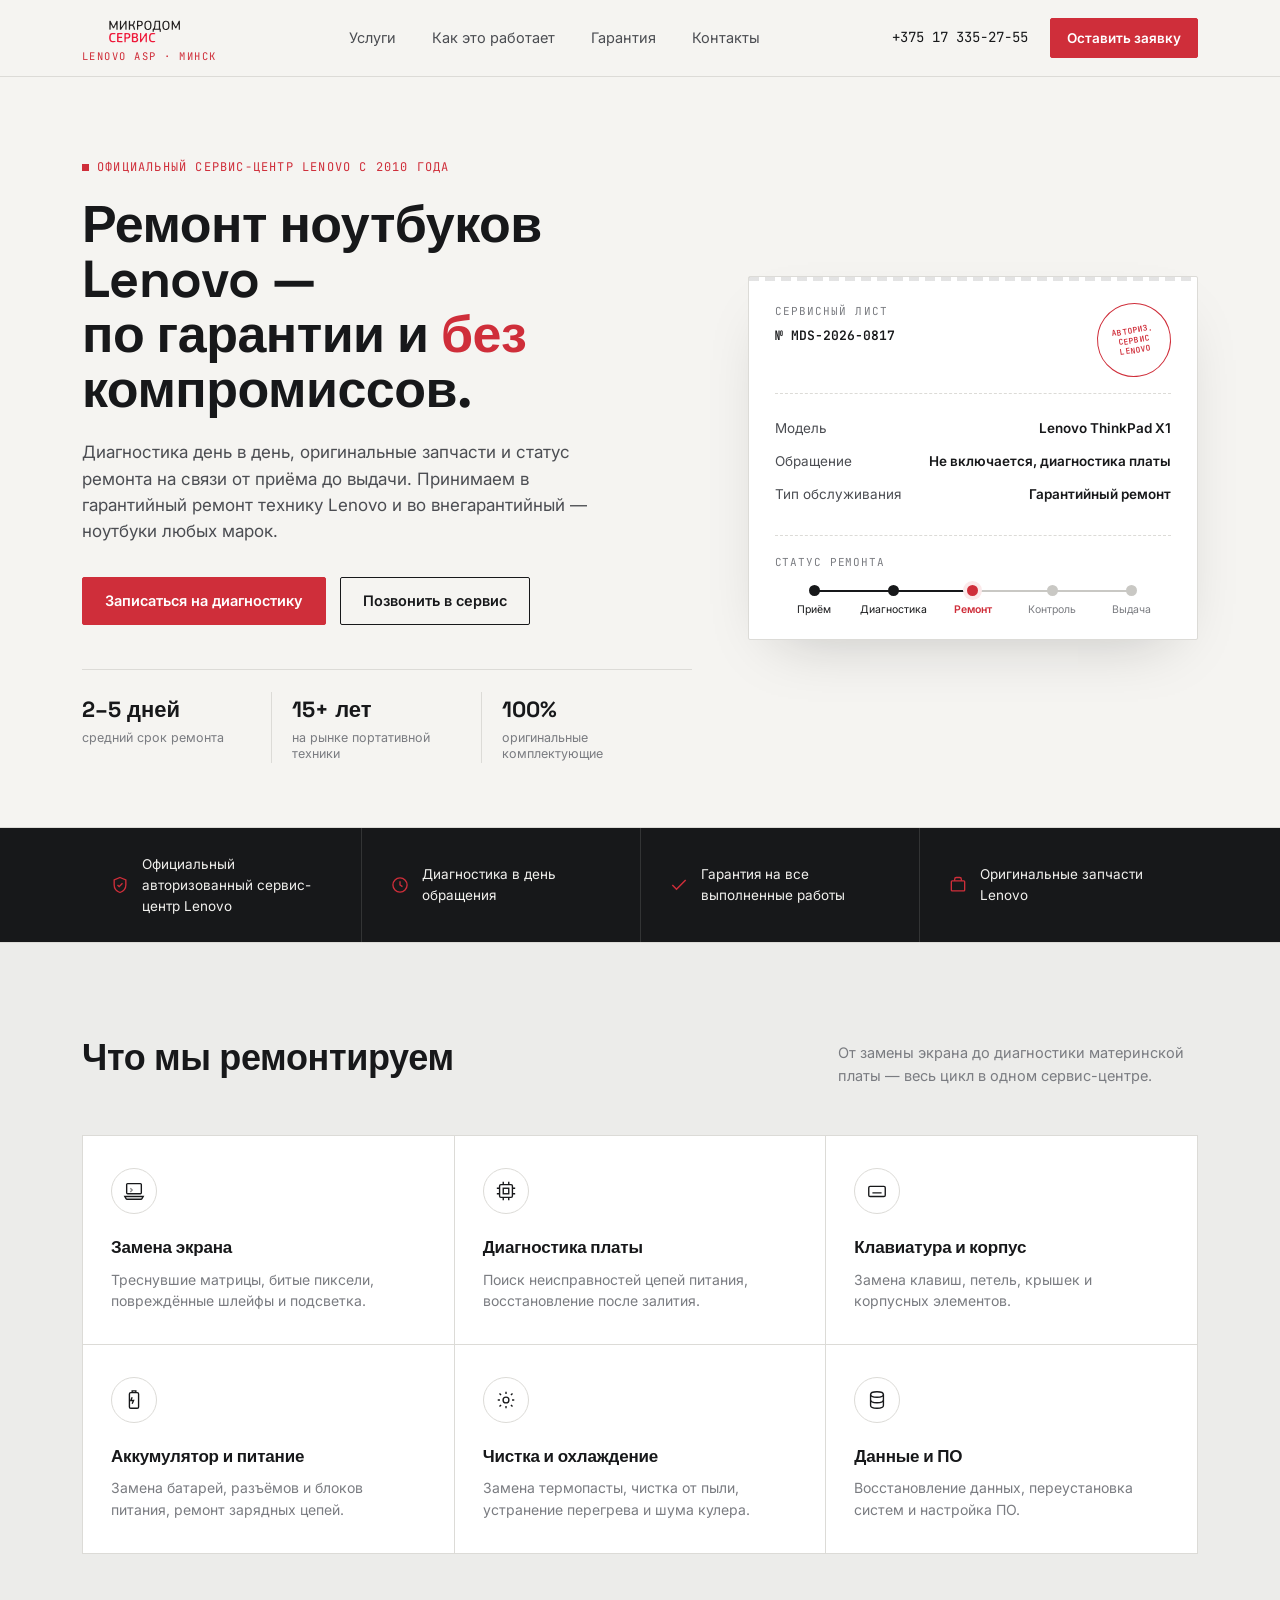
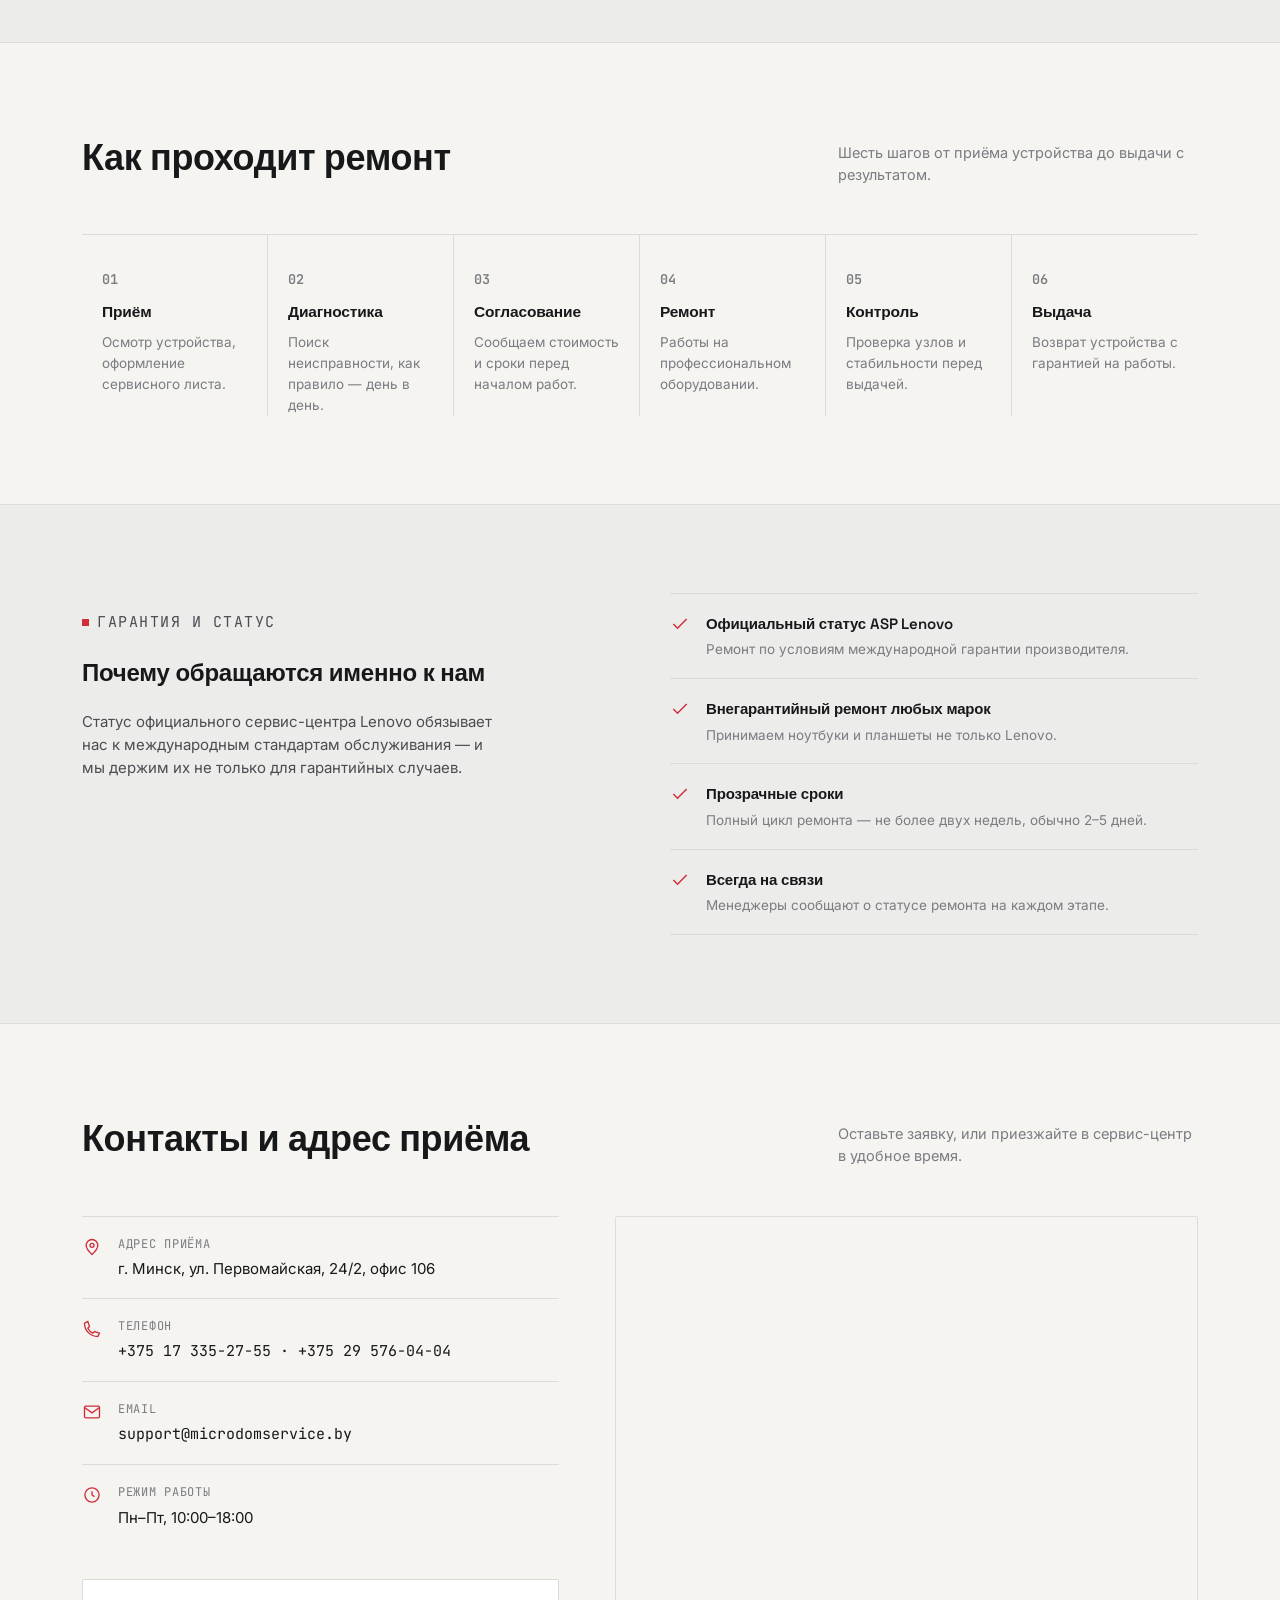
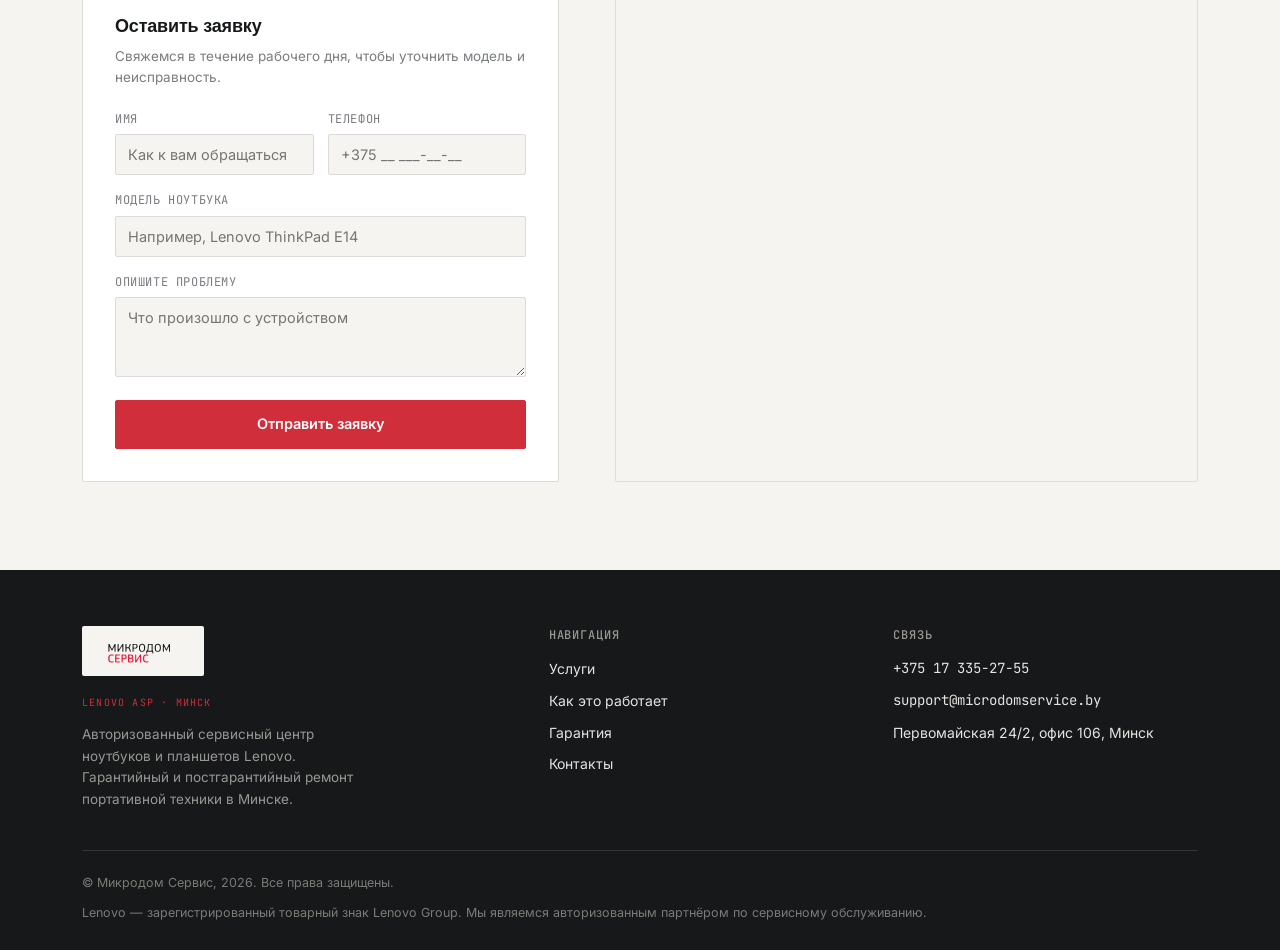
<file: index.html>
<!DOCTYPE html>
<html lang="ru">
<head>
  <meta charset="UTF-8">
  <meta name="viewport" content="width=device-width, initial-scale=1.0">

  <title>Микродом Сервис — авторизованный сервисный центр ноутбуков Lenovo в Минске</title>
  <meta name="description" content="Авторизованный сервисный центр Lenovo в Минске: гарантийный и внегарантийный ремонт ноутбуков и планшетов, диагностика день в день, оригинальные запчасти.">

  <link rel="canonical" href="https://microdomservice.by/">
  <link rel="icon" href="assets/img/microdom-logo.svg" type="image/svg+xml">

  <!-- Open Graph -->
  <meta property="og:type" content="website">
  <meta property="og:locale" content="ru_RU">
  <meta property="og:title" content="Микродом Сервис — авторизованный сервисный центр Lenovo">
  <meta property="og:description" content="Гарантийный и внегарантийный ремонт ноутбуков в Минске. Диагностика день в день, оригинальные запчасти.">
  <meta property="og:image" content="assets/img/microdom-logo.png">

  <!-- Шрифты -->
  <link rel="preconnect" href="https://fonts.googleapis.com">
  <link rel="preconnect" href="https://fonts.gstatic.com" crossorigin>
  <link href="https://fonts.googleapis.com/css2?family=Space+Grotesk:wght@400;500;600;700&family=Inter:wght@400;500;600;700&family=JetBrains+Mono:wght@400;500;600&display=swap" rel="stylesheet">

  <!-- Стили: токены → база → каркас → компоненты → секции -->
  <link rel="stylesheet" href="assets/css/variables.css">
  <link rel="stylesheet" href="assets/css/base.css">
  <link rel="stylesheet" href="assets/css/layout.css">
  <link rel="stylesheet" href="assets/css/components.css">
  <link rel="stylesheet" href="assets/css/sections.css">

  <script>document.documentElement.classList.add('js');</script>
  <script type="module" src="assets/js/main.js" defer></script>
</head>
<body>

<!-- ==========================================================================
     Спрайт иконок: описываем каждую иконку один раз, вставляем через <use>
     ========================================================================== -->
<svg class="visually-hidden" aria-hidden="true" focusable="false">
  <defs>
    <symbol id="icon-shield" viewBox="0 0 24 24" fill="none" stroke="currentColor" stroke-width="1.6">
      <path d="M12 3l7 3v6c0 5-3 7.5-7 9-4-1.5-7-4-7-9V6l7-3z"/><path d="M9 12l2 2 4-4"/>
    </symbol>
    <symbol id="icon-clock" viewBox="0 0 24 24" fill="none" stroke="currentColor" stroke-width="1.6">
      <circle cx="12" cy="12" r="8.5"/><path d="M12 7.5V12l3 2"/>
    </symbol>
    <symbol id="icon-check" viewBox="0 0 24 24" fill="none" stroke="currentColor" stroke-width="1.8">
      <path d="M4 12l5 5L20 6"/>
    </symbol>
    <symbol id="icon-parts" viewBox="0 0 24 24" fill="none" stroke="currentColor" stroke-width="1.6">
      <rect x="4" y="7" width="16" height="12" rx="1"/><path d="M8 7V5a2 2 0 012-2h4a2 2 0 012 2v2"/>
    </symbol>
    <symbol id="icon-screen" viewBox="0 0 24 24" fill="none" stroke="currentColor" stroke-width="1.5">
      <rect x="4" y="4" width="16" height="11" rx="1"/>
      <path d="M2 18h20l-1.5 2.5a1 1 0 01-.86.5H4.36a1 1 0 01-.86-.5L2 18z"/>
      <path d="M8 9l2 2-2 2" opacity=".5"/>
    </symbol>
    <symbol id="icon-board" viewBox="0 0 24 24" fill="none" stroke="currentColor" stroke-width="1.5">
      <rect x="5" y="5" width="14" height="14" rx="1.5"/><rect x="9" y="9" width="6" height="6"/>
      <path d="M9 2v3M15 2v3M9 19v3M15 19v3M2 9h3M2 15h3M19 9h3M19 15h3"/>
    </symbol>
    <symbol id="icon-keyboard" viewBox="0 0 24 24" fill="none" stroke="currentColor" stroke-width="1.5">
      <rect x="3" y="7" width="18" height="11" rx="1.5"/>
      <path d="M7 11h.01M10 11h.01M13 11h.01M16 11h.01M7 14h10"/>
    </symbol>
    <symbol id="icon-battery" viewBox="0 0 24 24" fill="none" stroke="currentColor" stroke-width="1.5">
      <rect x="7" y="4" width="10" height="17" rx="1.5"/><path d="M10 4V2h4v2"/><path d="M10 9l-1.5 3.5h3L10 16"/>
    </symbol>
    <symbol id="icon-cooling" viewBox="0 0 24 24" fill="none" stroke="currentColor" stroke-width="1.5">
      <circle cx="12" cy="12" r="3.2"/>
      <path d="M12 3v2.4M12 18.6V21M4.9 4.9l1.7 1.7M17.4 17.4l1.7 1.7M3 12h2.4M18.6 12H21M4.9 19.1l1.7-1.7M17.4 6.6l1.7-1.7"/>
    </symbol>
    <symbol id="icon-data" viewBox="0 0 24 24" fill="none" stroke="currentColor" stroke-width="1.5">
      <ellipse cx="12" cy="6" rx="7" ry="3"/>
      <path d="M5 6v6c0 1.66 3.13 3 7 3s7-1.34 7-3V6"/><path d="M5 12v6c0 1.66 3.13 3 7 3s7-1.34 7-3v-6"/>
    </symbol>
    <symbol id="icon-pin" viewBox="0 0 24 24" fill="none" stroke="currentColor" stroke-width="1.6">
      <path d="M12 21s7-6.2 7-11a7 7 0 10-14 0c0 4.8 7 11 7 11z"/><circle cx="12" cy="10" r="2.4"/>
    </symbol>
    <symbol id="icon-phone" viewBox="0 0 24 24" fill="none" stroke="currentColor" stroke-width="1.6">
      <path d="M3 5c0 9 7 16 16 16l2-4-6-2-2 2c-2.5-1.2-4.8-3.5-6-6l2-2-2-6-4 2z"/>
    </symbol>
    <symbol id="icon-mail" viewBox="0 0 24 24" fill="none" stroke="currentColor" stroke-width="1.6">
      <rect x="3" y="5" width="18" height="14" rx="1.5"/><path d="M3 6.5l9 6.5 9-6.5"/>
    </symbol>
  </defs>
</svg>

<!-- ==========================================================================
     Шапка
     ========================================================================== -->
<header class="site-header">
  <div class="wrap header-row">
    <a class="logo" href="#top" aria-label="Микродом Сервис — на главную">
      <img class="logo-mark" src="assets/img/microdom-logo.svg" alt="Микродом Сервис" width="355" height="103">
      <span class="logo-tagline">Lenovo ASP · Минск</span>
    </a>

    <nav class="main-nav" aria-label="Основная навигация">
      <a href="#services">Услуги</a>
      <a href="#process">Как это работает</a>
      <a href="#why">Гарантия</a>
      <a href="#contact">Контакты</a>
    </nav>

    <div class="header-right">
      <a class="phone-link" href="tel:+375173352755">+375 17 335‑27‑55</a>
      <a class="btn btn--primary btn--sm" href="#contact">Оставить заявку</a>
      <button class="nav-toggle" type="button" data-nav-toggle aria-expanded="false" aria-controls="mobile-nav" aria-label="Меню">
        <span></span><span></span><span></span>
      </button>
    </div>
  </div>

  <nav class="mobile-nav wrap" id="mobile-nav" data-mobile-nav data-open="false" aria-label="Мобильная навигация">
    <a href="#services">Услуги</a>
    <a href="#process">Как это работает</a>
    <a href="#why">Гарантия</a>
    <a href="#contact">Контакты</a>
    <a href="tel:+375173352755" class="mono">+375 17 335‑27‑55</a>
  </nav>
</header>

<main id="top">

  <!-- ========================================================================
       Hero
       ======================================================================== -->
  <section class="hero" aria-labelledby="hero-title">
    <div class="wrap hero-grid">
      <div>
        <p class="eyebrow">Официальный сервис-центр Lenovo с 2010 года</p>
        <h1 id="hero-title">Ремонт ноутбуков Lenovo —<br>по гарантии и <em>без</em> компромиссов.</h1>
        <p class="hero-lead">Диагностика день в день, оригинальные запчасти и статус ремонта на связи от приёма до выдачи. Принимаем в гарантийный ремонт технику Lenovo и во внегарантийный — ноутбуки любых марок.</p>

        <div class="hero-ctas">
          <a class="btn btn--primary" href="#contact">Записаться на диагностику</a>
          <a class="btn btn--outline" href="tel:+375173352755">Позвонить в сервис</a>
        </div>

        <dl class="hero-stats">
          <div class="stat">
            <dt class="stat-num">2–5 дней</dt>
            <dd class="stat-label">средний срок ремонта</dd>
          </div>
          <div class="stat">
            <dt class="stat-num">15+ лет</dt>
            <dd class="stat-label">на рынке портативной техники</dd>
          </div>
          <div class="stat">
            <dt class="stat-num">100%</dt>
            <dd class="stat-label">оригинальные комплектующие</dd>
          </div>
        </dl>
      </div>

      <!-- Пример сервисного листа -->
      <article class="ticket" aria-label="Пример сервисного листа">
        <div class="ticket-head">
          <div>
            <p class="ticket-label">Сервисный лист</p>
            <p class="ticket-number">№ MDS‑2026‑0817</p>
          </div>
          <p class="ticket-stamp">АВТОРИЗ.<br>СЕРВИС<br>LENOVO</p>
        </div>

        <div class="ticket-body">
          <p class="ticket-field"><span>Модель</span><b>Lenovo ThinkPad X1</b></p>
          <p class="ticket-field"><span>Обращение</span><b>Не включается, диагностика платы</b></p>
          <p class="ticket-field"><span>Тип обслуживания</span><b>Гарантийный ремонт</b></p>
        </div>

        <div class="stages">
          <p class="stages-label">Статус ремонта</p>
          <ol class="stage-row">
            <li class="stage-item is-done"><span class="dot"></span><span class="stage-name">Приём</span></li>
            <li class="stage-item is-done"><span class="connector"></span><span class="dot"></span><span class="stage-name">Диагностика</span></li>
            <li class="stage-item is-active"><span class="connector"></span><span class="dot"></span><span class="stage-name">Ремонт</span></li>
            <li class="stage-item"><span class="connector"></span><span class="dot"></span><span class="stage-name">Контроль</span></li>
            <li class="stage-item"><span class="connector"></span><span class="dot"></span><span class="stage-name">Выдача</span></li>
          </ol>
        </div>
      </article>
    </div>
  </section>

  <!-- ========================================================================
       Полоса доверия
       ======================================================================== -->
  <div class="trust">
    <div class="wrap">
      <ul class="trust-list">
        <li class="trust-item">
          <svg class="icon" width="20" height="20" aria-hidden="true"><use href="#icon-shield"></use></svg>
          Официальный авторизованный сервис-центр Lenovo
        </li>
        <li class="trust-item">
          <svg class="icon" width="20" height="20" aria-hidden="true"><use href="#icon-clock"></use></svg>
          Диагностика в день обращения
        </li>
        <li class="trust-item">
          <svg class="icon" width="20" height="20" aria-hidden="true"><use href="#icon-check"></use></svg>
          Гарантия на все выполненные работы
        </li>
        <li class="trust-item">
          <svg class="icon" width="20" height="20" aria-hidden="true"><use href="#icon-parts"></use></svg>
          Оригинальные запчасти Lenovo
        </li>
      </ul>
    </div>
  </div>

  <!-- ========================================================================
       Услуги
       ======================================================================== -->
  <section class="section services" id="services" aria-labelledby="services-title">
    <div class="wrap">
      <div class="section-head reveal">
        <h2 id="services-title">Что мы ремонтируем</h2>
        <p>От замены экрана до диагностики материнской платы — весь цикл в одном сервис-центре.</p>
      </div>

      <ul class="svc-grid reveal">
        <li class="svc-card">
          <span class="icon-box"><svg width="22" height="22" aria-hidden="true"><use href="#icon-screen"></use></svg></span>
          <h3>Замена экрана</h3>
          <p>Треснувшие матрицы, битые пиксели, повреждённые шлейфы и подсветка.</p>
        </li>
        <li class="svc-card">
          <span class="icon-box"><svg width="22" height="22" aria-hidden="true"><use href="#icon-board"></use></svg></span>
          <h3>Диагностика платы</h3>
          <p>Поиск неисправностей цепей питания, восстановление после залития.</p>
        </li>
        <li class="svc-card">
          <span class="icon-box"><svg width="22" height="22" aria-hidden="true"><use href="#icon-keyboard"></use></svg></span>
          <h3>Клавиатура и корпус</h3>
          <p>Замена клавиш, петель, крышек и корпусных элементов.</p>
        </li>
        <li class="svc-card">
          <span class="icon-box"><svg width="22" height="22" aria-hidden="true"><use href="#icon-battery"></use></svg></span>
          <h3>Аккумулятор и питание</h3>
          <p>Замена батарей, разъёмов и блоков питания, ремонт зарядных цепей.</p>
        </li>
        <li class="svc-card">
          <span class="icon-box"><svg width="22" height="22" aria-hidden="true"><use href="#icon-cooling"></use></svg></span>
          <h3>Чистка и охлаждение</h3>
          <p>Замена термопасты, чистка от пыли, устранение перегрева и шума кулера.</p>
        </li>
        <li class="svc-card">
          <span class="icon-box"><svg width="22" height="22" aria-hidden="true"><use href="#icon-data"></use></svg></span>
          <h3>Данные и ПО</h3>
          <p>Восстановление данных, переустановка систем и настройка ПО.</p>
        </li>
      </ul>
    </div>
  </section>

  <!-- ========================================================================
       Процесс ремонта
       ======================================================================== -->
  <section class="section process" id="process" aria-labelledby="process-title">
    <div class="wrap">
      <div class="section-head reveal">
        <h2 id="process-title">Как проходит ремонт</h2>
        <p>Шесть шагов от приёма устройства до выдачи с результатом.</p>
      </div>

      <ol class="process-list reveal">
        <li class="proc-item">
          <p class="proc-num">01</p>
          <h3>Приём</h3>
          <p>Осмотр устройства, оформление сервисного листа.</p>
        </li>
        <li class="proc-item">
          <p class="proc-num">02</p>
          <h3>Диагностика</h3>
          <p>Поиск неисправности, как правило — день в день.</p>
        </li>
        <li class="proc-item">
          <p class="proc-num">03</p>
          <h3>Согласование</h3>
          <p>Сообщаем стоимость и сроки перед началом работ.</p>
        </li>
        <li class="proc-item">
          <p class="proc-num">04</p>
          <h3>Ремонт</h3>
          <p>Работы на профессиональном оборудовании.</p>
        </li>
        <li class="proc-item">
          <p class="proc-num">05</p>
          <h3>Контроль</h3>
          <p>Проверка узлов и стабильности перед выдачей.</p>
        </li>
        <li class="proc-item">
          <p class="proc-num">06</p>
          <h3>Выдача</h3>
          <p>Возврат устройства с гарантией на работы.</p>
        </li>
      </ol>
    </div>
  </section>

  <!-- ========================================================================
       Почему мы
       ======================================================================== -->
  <section class="section why" id="why" aria-labelledby="why-title">
    <div class="wrap why-grid">
      <div class="why-intro reveal">
        <p class="eyebrow">Гарантия и статус</p>
        <h2 id="why-title">Почему обращаются именно к нам</h2>
        <p>Статус официального сервис-центра Lenovo обязывает нас к международным стандартам обслуживания — и мы держим их не только для гарантийных случаев.</p>
      </div>

      <ul class="why-list reveal">
        <li class="why-row">
          <svg class="icon-check" aria-hidden="true"><use href="#icon-check"></use></svg>
          <div>
            <h3>Официальный статус ASP Lenovo</h3>
            <p>Ремонт по условиям международной гарантии производителя.</p>
          </div>
        </li>
        <li class="why-row">
          <svg class="icon-check" aria-hidden="true"><use href="#icon-check"></use></svg>
          <div>
            <h3>Внегарантийный ремонт любых марок</h3>
            <p>Принимаем ноутбуки и планшеты не только Lenovo.</p>
          </div>
        </li>
        <li class="why-row">
          <svg class="icon-check" aria-hidden="true"><use href="#icon-check"></use></svg>
          <div>
            <h3>Прозрачные сроки</h3>
            <p>Полный цикл ремонта — не более двух недель, обычно 2–5 дней.</p>
          </div>
        </li>
        <li class="why-row">
          <svg class="icon-check" aria-hidden="true"><use href="#icon-check"></use></svg>
          <div>
            <h3>Всегда на связи</h3>
            <p>Менеджеры сообщают о статусе ремонта на каждом этапе.</p>
          </div>
        </li>
      </ul>
    </div>
  </section>

  <!-- ========================================================================
       Контакты
       ======================================================================== -->
  <section class="section contact" id="contact" aria-labelledby="contact-title">
    <div class="wrap">
      <div class="section-head reveal">
        <h2 id="contact-title">Контакты и адрес приёма</h2>
        <p>Оставьте заявку, или приезжайте в сервис-центр в удобное время.</p>
      </div>

      <div class="contact-grid reveal">
        <div>
          <div class="info-row">
            <svg class="icon" width="20" height="20" aria-hidden="true"><use href="#icon-pin"></use></svg>
            <div>
              <p class="info-key">Адрес приёма</p>
              <p class="info-value">г. Минск, ул. Первомайская, 24/2, офис 106</p>
            </div>
          </div>
          <div class="info-row">
            <svg class="icon" width="20" height="20" aria-hidden="true"><use href="#icon-phone"></use></svg>
            <div>
              <p class="info-key">Телефон</p>
              <p class="info-value mono">
                <a href="tel:+375173352755">+375 17 335‑27‑55</a> ·
                <a href="tel:+375295760404">+375 29 576‑04‑04</a>
              </p>
            </div>
          </div>
          <div class="info-row">
            <svg class="icon" width="20" height="20" aria-hidden="true"><use href="#icon-mail"></use></svg>
            <div>
              <p class="info-key">Email</p>
              <p class="info-value mono"><a href="mailto:support@microdomservice.by">support@microdomservice.by</a></p>
            </div>
          </div>
          <div class="info-row">
            <svg class="icon" width="20" height="20" aria-hidden="true"><use href="#icon-clock"></use></svg>
            <div>
              <p class="info-key">Режим работы</p>
              <p class="info-value">Пн–Пт, 10:00–18:00</p>
            </div>
          </div>

          <div class="form-box">
            <h3>Оставить заявку</h3>
            <p class="form-hint">Свяжемся в течение рабочего дня, чтобы уточнить модель и неисправность.</p>

            <form data-lead-form novalidate>
              <div class="form-row">
                <div class="field">
                  <label for="lead-name">Имя</label>
                  <input id="lead-name" name="name" type="text" autocomplete="name" required placeholder="Как к вам обращаться">
                </div>
                <div class="field">
                  <label for="lead-phone">Телефон</label>
                  <input id="lead-phone" name="phone" type="tel" autocomplete="tel" required placeholder="+375 __ ___-__-__">
                </div>
              </div>
              <div class="field">
                <label for="lead-model">Модель ноутбука</label>
                <input id="lead-model" name="model" type="text" placeholder="Например, Lenovo ThinkPad E14">
              </div>
              <div class="field">
                <label for="lead-issue">Опишите проблему</label>
                <textarea id="lead-issue" name="issue" placeholder="Что произошло с устройством"></textarea>
              </div>
              <button type="submit" class="btn btn--primary btn--block">Отправить заявку</button>
              <p class="form-msg" data-form-message role="status" aria-live="polite"></p>
            </form>
          </div>
        </div>

        <div class="map-box">
          <iframe
            src="https://www.google.com/maps/embed?pb=!1m14!1m8!1m3!1d2350.724079062723!2d27.577654000000003!3d53.901108!3m2!1i1024!2i768!4f13.1!3m3!1m2!1s0x46dbcfb7fe70edff%3A0xeaccd6f70c124dbc!2z0JzQmNCa0KDQntCU0J7QnCDQodCV0KDQktCY0KEg0J7QntCe!5e0!3m2!1sru!2s!4v1425843626243"
            title="Карта проезда к сервис-центру"
            loading="lazy"
            referrerpolicy="no-referrer-when-downgrade"></iframe>
        </div>
      </div>
    </div>
  </section>

</main>

<!-- ==========================================================================
     Футер
     ========================================================================== -->
<footer class="site-footer">
  <div class="wrap">
    <div class="footer-grid">
      <div class="footer-logo">
        <span class="footer-logo-chip">
          <img class="logo-mark" src="assets/img/microdom-logo.svg" alt="Микродом Сервис" width="355" height="103">
        </span>
        <p class="logo-tagline">Lenovo ASP · Минск</p>
        <p class="footer-desc">Авторизованный сервисный центр ноутбуков и планшетов Lenovo. Гарантийный и постгарантийный ремонт портативной техники в Минске.</p>
      </div>

      <div class="footer-col">
        <h3>Навигация</h3>
        <ul>
          <li><a href="#services">Услуги</a></li>
          <li><a href="#process">Как это работает</a></li>
          <li><a href="#why">Гарантия</a></li>
          <li><a href="#contact">Контакты</a></li>
        </ul>
      </div>

      <div class="footer-col">
        <h3>Связь</h3>
        <ul>
          <li class="mono"><a href="tel:+375173352755">+375 17 335‑27‑55</a></li>
          <li class="mono"><a href="mailto:support@microdomservice.by">support@microdomservice.by</a></li>
          <li>Первомайская 24/2, офис 106, Минск</li>
        </ul>
      </div>
    </div>

    <div class="footer-bottom">
      <span>© Микродом Сервис, 2026. Все права защищены.</span>
      <span>Lenovo — зарегистрированный товарный знак Lenovo Group. Мы являемся авторизованным партнёром по сервисному обслуживанию.</span>
    </div>
  </div>
</footer>

</body>
</html>
</file>
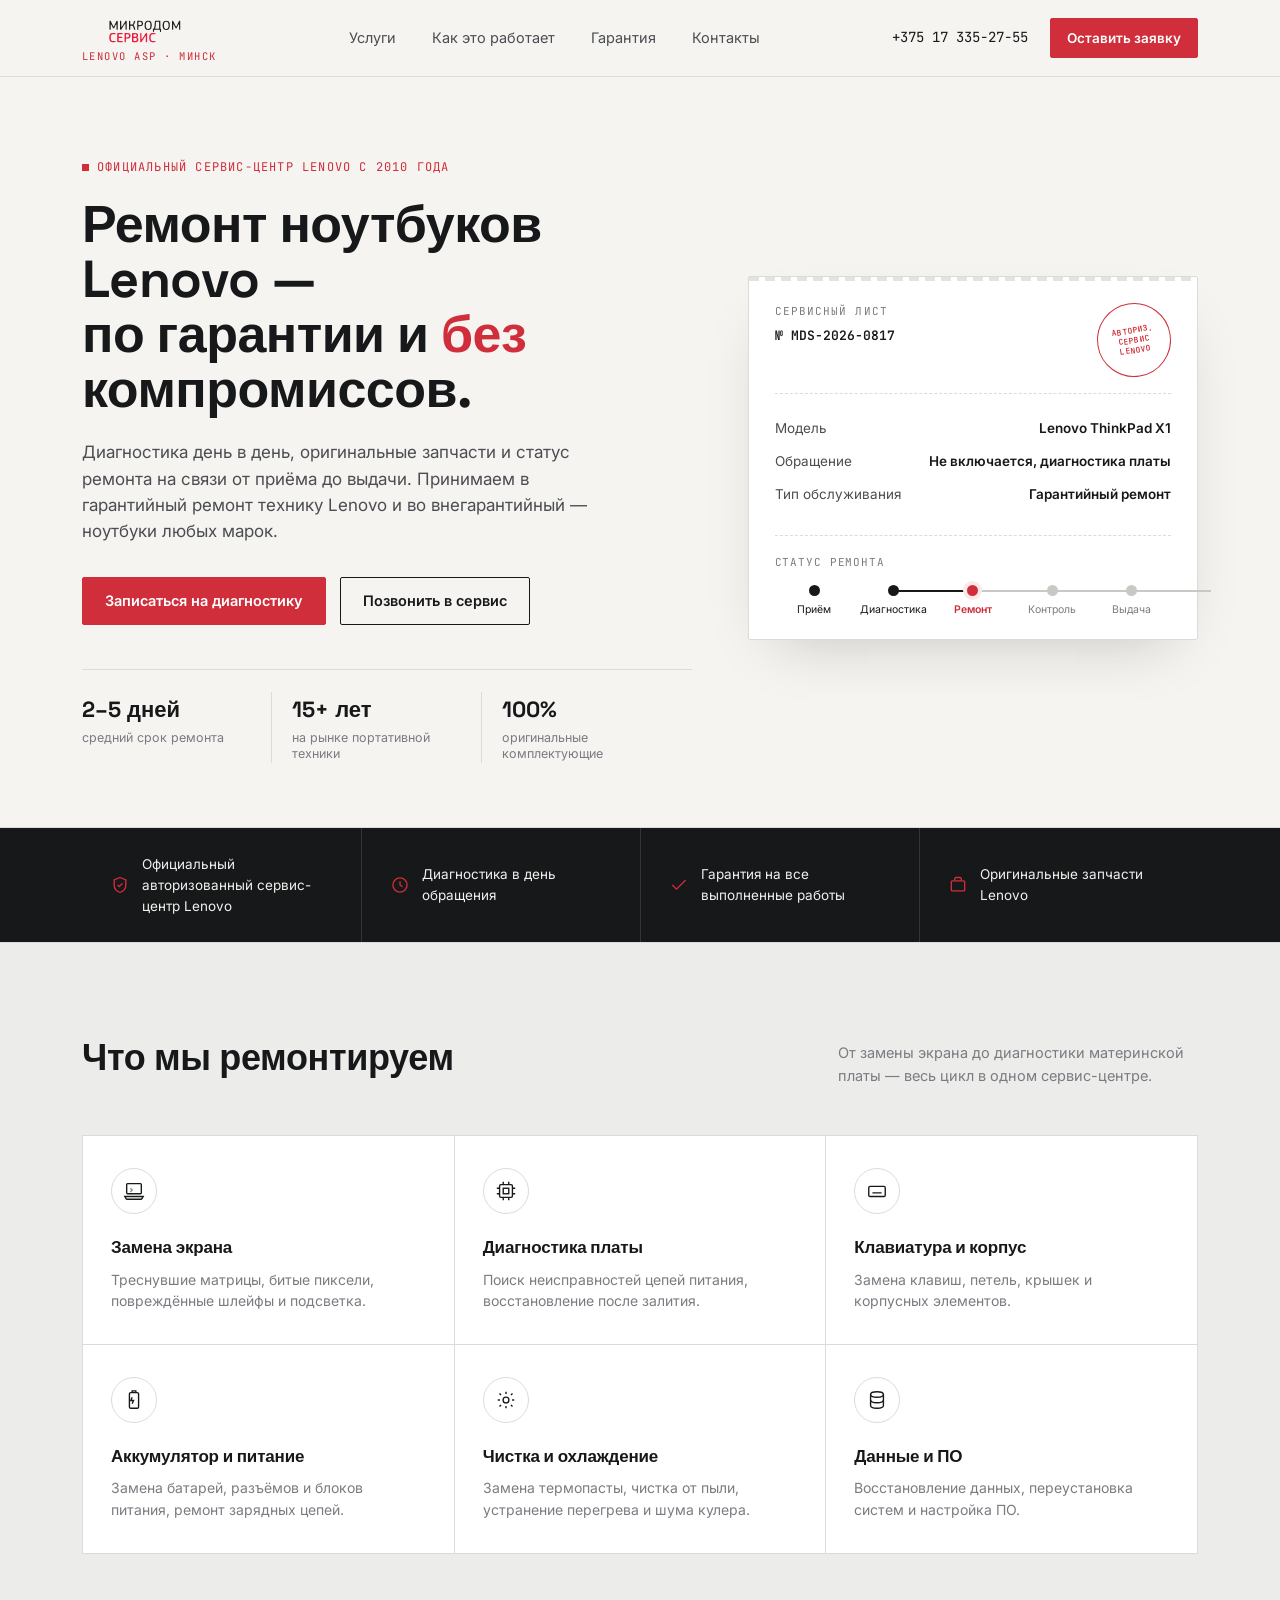
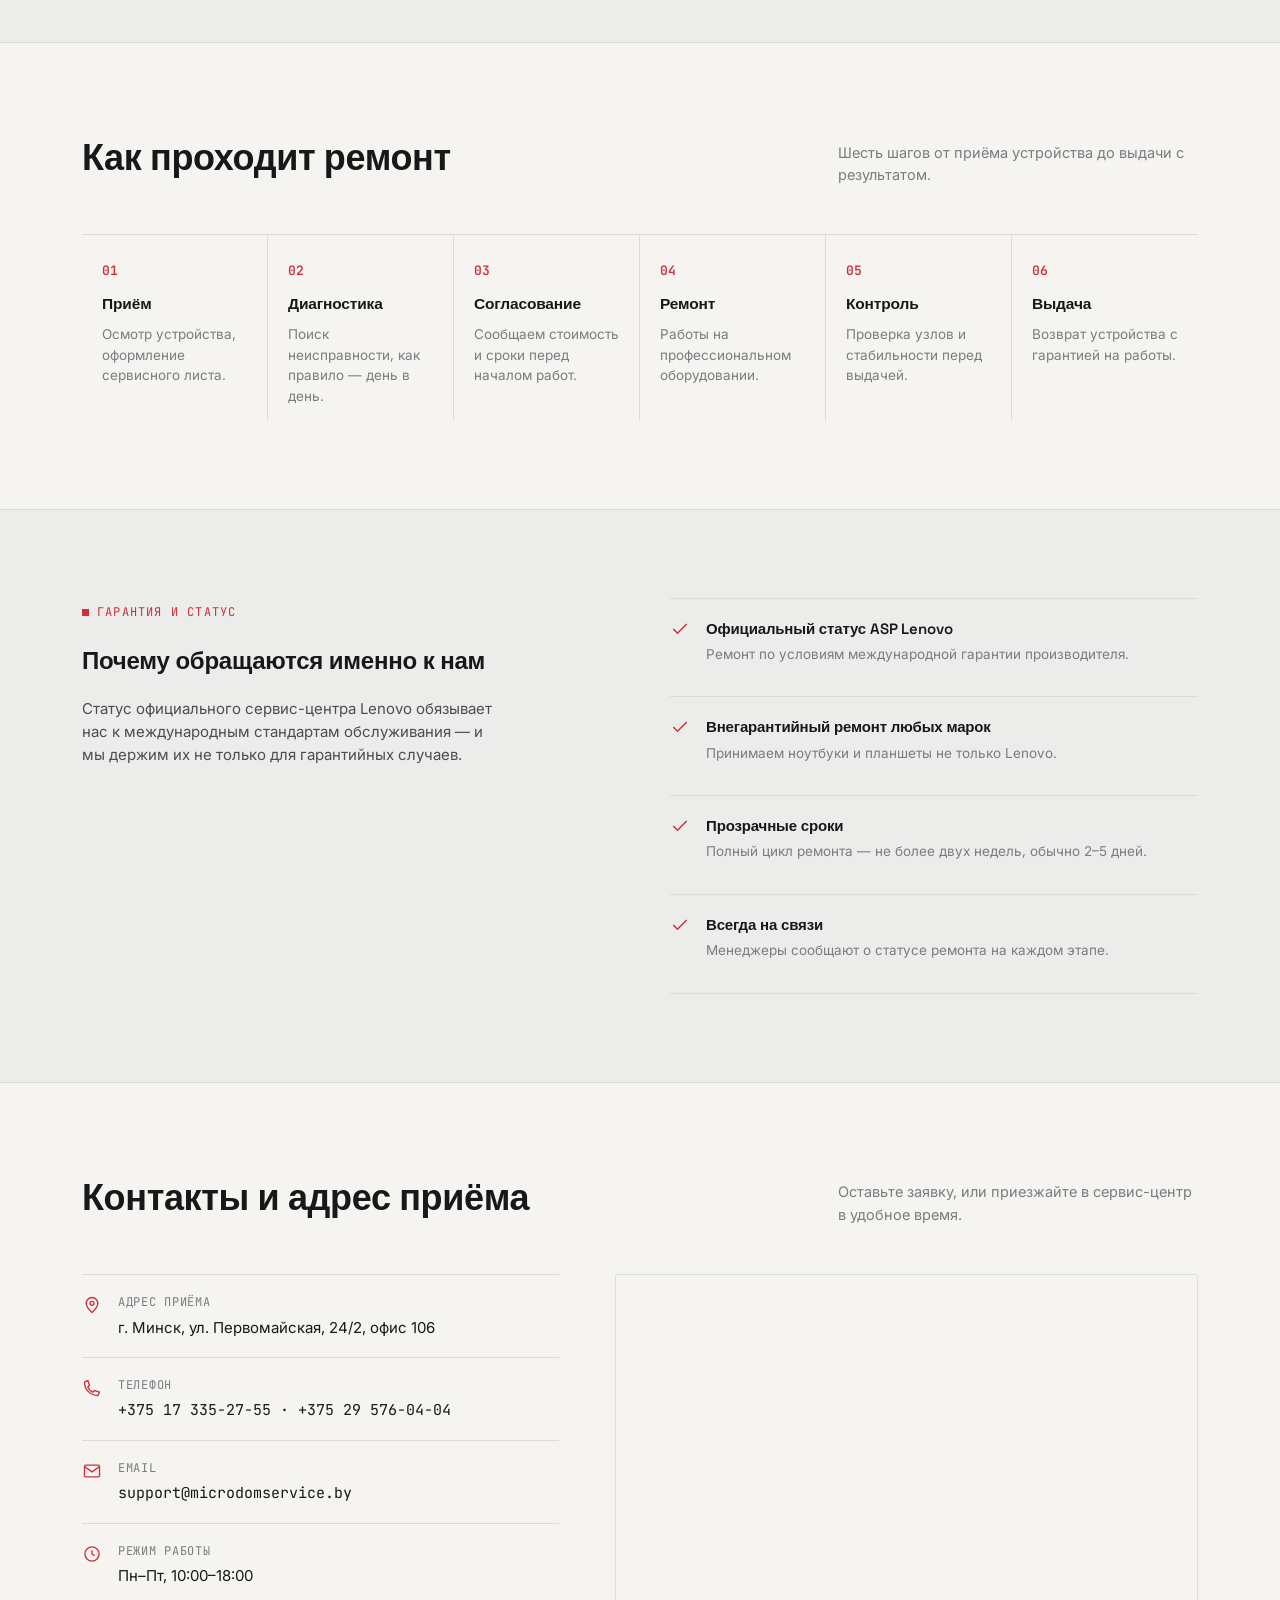
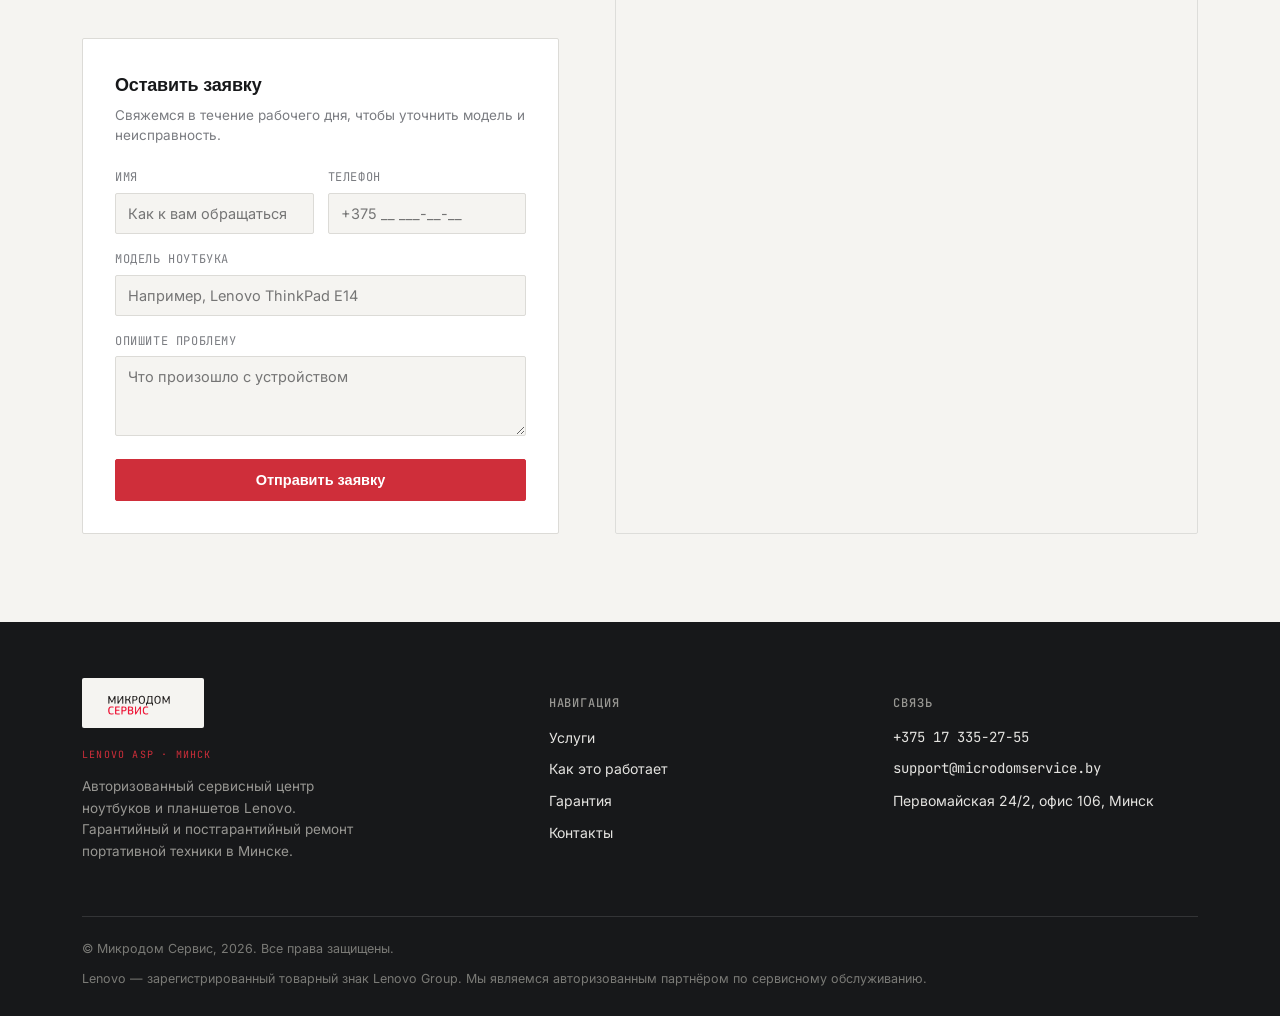
<file: ver01/index.html>
<!DOCTYPE html>
<html lang="ru">
<head>
<meta charset="UTF-8">
<meta name="viewport" content="width=device-width, initial-scale=1.0">
<title>Микродом Сервис — авторизованный сервисный центр ноутбуков Lenovo</title>
<link rel="preconnect" href="https://fonts.googleapis.com">
<link href="https://fonts.googleapis.com/css2?family=Space+Grotesk:wght@400;500;600;700&family=Inter:wght@400;500;600;700&family=JetBrains+Mono:wght@400;500;600&display=swap" rel="stylesheet">
<style>
  :root{
    --bg:#f5f4f1;
    --bg-alt:#ececea;
    --ink:#17181a;
    --gray-700:#4b4d52;
    --gray-500:#7a7c81;
    --gray-300:#c9c8c4;
    --line:#dcdbd7;
    --white:#ffffff;
    --red:#cf2e3a;
    --red-dark:#9e1f29;
    --red-tint:#fbe9ea;
    --radius:2px;
    --maxw:1180px;
  }
  *{box-sizing:border-box;}
  html{scroll-behavior:smooth;}
  body{
    margin:0;
    background:var(--bg);
    color:var(--ink);
    font-family:'Inter',sans-serif;
    font-size:16px;
    line-height:1.55;
    -webkit-font-smoothing:antialiased;
  }
  h1,h2,h3{
    font-family:'Space Grotesk',sans-serif;
    margin:0;
    letter-spacing:-0.01em;
  }
  .mono{
    font-family:'JetBrains Mono',monospace;
  }
  a{color:inherit;text-decoration:none;}
  img,svg{display:block;max-width:100%;}
  .wrap{
    max-width:var(--maxw);
    margin:0 auto;
    padding:0 32px;
  }
  @media(max-width:640px){ .wrap{padding:0 20px;} }

  /* ---------- header ---------- */
  header{
    position:sticky;top:0;z-index:50;
    background:rgba(245,244,241,0.88);
    backdrop-filter:blur(10px);
    border-bottom:1px solid var(--line);
  }
  .header-row{
    display:flex;align-items:center;justify-content:space-between;
    height:76px;
  }
  .logo{
    display:flex;flex-direction:column;line-height:1;
  }
  .logo-mark{
    height:30px;width:auto;display:block;
  }
  .logo .l2{
    font-family:'JetBrains Mono',monospace;
    font-size:10.5px;letter-spacing:0.14em;
    color:var(--red);text-transform:uppercase;margin-top:7px;
  }
  nav{display:flex;gap:36px;}
  nav a{
    font-size:14.5px;color:var(--gray-700);
    position:relative;padding:4px 0;
  }
  nav a:hover{color:var(--ink);}
  .header-right{display:flex;align-items:center;gap:22px;}
  .phone-link{
    font-family:'JetBrains Mono',monospace;
    font-size:14px;color:var(--ink);white-space:nowrap;
  }
  .btn{
    display:inline-flex;align-items:center;justify-content:center;gap:8px;
    padding:12px 22px;
    font-size:14.5px;font-weight:600;
    border-radius:var(--radius);
    cursor:pointer;
    border:1px solid var(--ink);
    transition:all .15s ease;
    white-space:nowrap;
  }
  .btn-primary{background:var(--red);border-color:var(--red);color:#fff;}
  .btn-primary:hover{background:var(--red-dark);border-color:var(--red-dark);}
  .btn-outline{background:transparent;color:var(--ink);}
  .btn-outline:hover{background:var(--ink);color:#fff;}
  .btn-sm{padding:9px 16px;font-size:13.5px;}
  .nav-toggle{display:none;background:none;border:none;cursor:pointer;padding:8px;}
  .nav-toggle span{display:block;width:22px;height:2px;background:var(--ink);margin:5px 0;}

  @media(max-width:900px){
    nav{display:none;}
    .phone-link{display:none;}
  }

  /* ---------- hero ---------- */
  .hero{
    padding:76px 0 64px;
    border-bottom:1px solid var(--line);
  }
  .hero-grid{
    display:grid;grid-template-columns:1.15fr 0.85fr;
    gap:56px;align-items:center;
  }
  @media(max-width:900px){ .hero-grid{grid-template-columns:1fr;gap:44px;} }

  .eyebrow{
    display:inline-flex;align-items:center;gap:8px;
    font-family:'JetBrains Mono',monospace;
    font-size:12px;letter-spacing:0.1em;text-transform:uppercase;
    color:var(--red);
    margin-bottom:20px;
  }
  .eyebrow::before{
    content:'';width:7px;height:7px;background:var(--red);display:inline-block;
  }
  .hero h1{
    font-size:clamp(32px,4.4vw,52px);
    font-weight:700;
    line-height:1.06;
    max-width:640px;
  }
  .hero h1 em{
    font-style:normal;color:var(--red);
  }
  .hero p.lead{
    margin-top:22px;font-size:17px;color:var(--gray-700);max-width:520px;
  }
  .hero-ctas{
    display:flex;gap:14px;margin-top:32px;flex-wrap:wrap;
  }
  .hero-stats{
    display:flex;gap:0;margin-top:44px;
    border-top:1px solid var(--line);
    padding-top:22px;
  }
  .hero-stats .stat{
    flex:1;padding-right:20px;
  }
  .hero-stats .stat + .stat{
    border-left:1px solid var(--line);
    padding-left:20px;
  }
  .hero-stats .num{
    font-family:'Space Grotesk',sans-serif;font-weight:700;font-size:22px;
  }
  .hero-stats .lbl{
    font-size:12.5px;color:var(--gray-500);margin-top:4px;line-height:1.3;
  }
  @media(max-width:560px){
    .hero-stats{flex-wrap:wrap;row-gap:18px;}
    .hero-stats .stat{flex:1 1 45%;}
  }

  /* ---------- signature ticket ---------- */
  .ticket{
    background:var(--white);
    border:1px solid var(--line);
    border-radius:var(--radius);
    padding:26px 26px 22px;
    position:relative;
    box-shadow:0 24px 60px -30px rgba(20,20,20,0.25);
  }
  .ticket::before{
    content:'';
    position:absolute;left:0;right:0;top:0;height:4px;
    background:repeating-linear-gradient(90deg,var(--ink) 0 10px, transparent 10px 16px);
    opacity:0.12;
  }
  .ticket-head{
    display:flex;justify-content:space-between;align-items:flex-start;
    padding-bottom:16px;border-bottom:1px dashed var(--line);
  }
  .ticket-head .t-label{
    font-family:'JetBrains Mono',monospace;
    font-size:11px;letter-spacing:0.1em;color:var(--gray-500);text-transform:uppercase;
  }
  .ticket-head .t-num{
    font-family:'JetBrains Mono',monospace;
    font-size:13px;color:var(--ink);margin-top:6px;font-weight:600;
  }
  .stamp{
    width:74px;height:74px;border:1.5px solid var(--red);border-radius:50%;
    display:flex;align-items:center;justify-content:center;text-align:center;
    transform:rotate(-9deg);
    color:var(--red);font-family:'JetBrains Mono',monospace;
    font-size:8px;font-weight:600;letter-spacing:0.03em;line-height:1.25;
    padding:6px;flex-shrink:0;
  }
  .ticket-body{padding:18px 0 6px;}
  .ticket-field{
    display:flex;justify-content:space-between;font-size:13.5px;
    padding:6px 0;color:var(--gray-700);
  }
  .ticket-field b{color:var(--ink);font-weight:600;}
  .stages{
    margin-top:18px;padding-top:18px;border-top:1px dashed var(--line);
  }
  .stages .s-label{
    font-family:'JetBrains Mono',monospace;font-size:11px;color:var(--gray-500);
    letter-spacing:0.08em;text-transform:uppercase;margin-bottom:14px;
  }
  .stage-row{display:flex;align-items:center;}
  .stage-item{
    display:flex;flex-direction:column;align-items:center;gap:8px;flex:1;position:relative;
  }
  .stage-item .dot{
    width:11px;height:11px;border-radius:50%;
    background:var(--gray-300);border:2px solid var(--gray-300);
    position:relative;z-index:2;
  }
  .stage-item.done .dot{background:var(--ink);border-color:var(--ink);}
  .stage-item.active .dot{
    background:var(--red);border-color:var(--red);
    box-shadow:0 0 0 4px var(--red-tint);
    animation:pulse 1.8s ease-in-out infinite;
  }
  @keyframes pulse{
    0%,100%{box-shadow:0 0 0 4px var(--red-tint);}
    50%{box-shadow:0 0 0 7px var(--red-tint);}
  }
  @media (prefers-reduced-motion: reduce){
    .stage-item.active .dot{animation:none;}
  }
  .stage-item .connector{
    position:absolute;top:5px;left:50%;width:100%;height:2px;background:var(--gray-300);z-index:1;
  }
  .stage-item.done .connector{background:var(--ink);}
  .stage-item:first-child .connector{display:none;}
  .stage-item .s-name{
    font-size:10.5px;color:var(--gray-500);text-align:center;line-height:1.2;
  }
  .stage-item.active .s-name{color:var(--red);font-weight:600;}
  .stage-item.done .s-name{color:var(--ink);}

  /* ---------- section shell ---------- */
  section{padding:88px 0;}
  .section-head{
    display:flex;justify-content:space-between;align-items:flex-end;
    margin-bottom:48px;gap:24px;flex-wrap:wrap;
  }
  .section-head h2{font-size:clamp(26px,3vw,36px);max-width:560px;}
  .section-head p{color:var(--gray-500);max-width:360px;font-size:14.5px;margin:0;}

  /* ---------- trust strip ---------- */
  .trust{
    background:var(--ink);color:#f2f1ee;padding:0;border-bottom:1px solid var(--line);
  }
  .trust .wrap{
    display:flex;flex-wrap:wrap;
  }
  .trust-item{
    flex:1 1 220px;
    padding:26px 28px;
    display:flex;align-items:center;gap:12px;
    border-left:1px solid rgba(255,255,255,0.12);
    font-size:13.5px;
  }
  .trust-item:first-child{border-left:none;}
  .trust-item svg{flex-shrink:0;color:var(--red);}
  @media(max-width:900px){
    .trust-item{border-left:none;border-top:1px solid rgba(255,255,255,0.12);}
    .trust-item:first-child{border-top:none;}
  }

  /* ---------- services ---------- */
  .services{background:var(--bg-alt);border-bottom:1px solid var(--line);}
  .svc-grid{
    display:grid;grid-template-columns:repeat(3,1fr);gap:1px;
    background:var(--line);
    border:1px solid var(--line);
  }
  @media(max-width:900px){ .svc-grid{grid-template-columns:repeat(2,1fr);} }
  @media(max-width:600px){ .svc-grid{grid-template-columns:1fr;} }
  .svc-card{
    background:var(--white);
    padding:32px 28px;
    transition:background .15s ease;
  }
  .svc-card:hover{background:#fffdfc;}
  .svc-card .icon-box{
    width:46px;height:46px;
    border:1px solid var(--line);border-radius:50%;
    display:flex;align-items:center;justify-content:center;
    margin-bottom:20px;color:var(--ink);
    transition:border-color .15s ease, color .15s ease;
  }
  .svc-card:hover .icon-box{border-color:var(--red);color:var(--red);}
  .svc-card h3{font-size:17px;font-weight:600;margin-bottom:8px;}
  .svc-card p{font-size:14px;color:var(--gray-500);margin:0;}

  /* ---------- process ---------- */
  .process-list{
    display:grid;grid-template-columns:repeat(6,1fr);gap:0;
    border-top:1px solid var(--line);
  }
  @media(max-width:900px){
    .process-list{grid-template-columns:1fr;border-top:none;}
  }
  .proc-item{
    padding:26px 20px 0;
    border-right:1px solid var(--line);
  }
  .proc-item:last-child{border-right:none;}
  @media(max-width:900px){
    .proc-item{
      border-right:none;border-top:1px solid var(--line);padding:22px 0 22px;
      display:flex;gap:18px;align-items:flex-start;
    }
  }
  .proc-item .p-num{
    font-family:'JetBrains Mono',monospace;color:var(--red);font-size:13px;font-weight:600;
  }
  .proc-item h3{font-size:15.5px;margin-top:10px;font-weight:600;}
  .proc-item p{font-size:13.5px;color:var(--gray-500);margin-top:8px;}
  @media(max-width:900px){
    .proc-item .p-num{min-width:26px;}
    .proc-item h3{margin-top:0;}
  }

  /* ---------- why us ---------- */
  .why{background:var(--bg-alt);border-top:1px solid var(--line);border-bottom:1px solid var(--line);}
  .why-grid{display:grid;grid-template-columns:1fr 1fr;gap:60px;align-items:start;}
  @media(max-width:900px){ .why-grid{grid-template-columns:1fr;gap:36px;} }
  .why-list{display:flex;flex-direction:column;}
  .why-row{
    display:flex;gap:16px;padding:18px 0;border-top:1px solid var(--line);
  }
  .why-row:last-child{border-bottom:1px solid var(--line);}
  .why-row .chk{
    flex-shrink:0;width:20px;height:20px;color:var(--red);margin-top:2px;
  }
  .why-row h3{font-size:15px;font-weight:600;}
  .why-row p{font-size:13.5px;color:var(--gray-500);margin-top:4px;}

  /* ---------- contact ---------- */
  .contact-grid{
    display:grid;grid-template-columns:0.9fr 1.1fr;gap:56px;
  }
  @media(max-width:900px){ .contact-grid{grid-template-columns:1fr;gap:40px;} }
  .info-row{
    display:flex;gap:16px;padding:18px 0;border-top:1px solid var(--line);
  }
  .info-row:last-of-type{border-bottom:1px solid var(--line);}
  .info-row svg{flex-shrink:0;color:var(--red);margin-top:2px;}
  .info-row .k{font-size:12px;color:var(--gray-500);text-transform:uppercase;letter-spacing:0.06em;font-family:'JetBrains Mono',monospace;}
  .info-row .v{font-size:15px;margin-top:4px;}
  .map-box{
    border:1px solid var(--line);border-radius:var(--radius);overflow:hidden;height:100%;min-height:320px;
    filter:grayscale(0.35) contrast(1.02);
  }
  .map-box iframe{width:100%;height:100%;min-height:320px;border:0;display:block;}

  .form-box{
    background:var(--white);border:1px solid var(--line);border-radius:var(--radius);
    padding:32px;margin-top:32px;
  }
  .form-box h3{font-size:18px;margin-bottom:6px;}
  .form-box p.hint{font-size:13.5px;color:var(--gray-500);margin:0 0 22px;}
  .field{margin-bottom:16px;}
  .field label{display:block;font-size:12px;color:var(--gray-500);margin-bottom:6px;text-transform:uppercase;letter-spacing:0.05em;font-family:'JetBrains Mono',monospace;}
  .field input,.field textarea{
    width:100%;border:1px solid var(--line);border-radius:var(--radius);
    padding:11px 12px;font-family:'Inter',sans-serif;font-size:14.5px;background:var(--bg);
    color:var(--ink);
  }
  .field input:focus,.field textarea:focus{outline:2px solid var(--red);outline-offset:1px;background:#fff;}
  .field textarea{resize:vertical;min-height:80px;}
  .form-row{display:grid;grid-template-columns:1fr 1fr;gap:14px;}
  @media(max-width:520px){ .form-row{grid-template-columns:1fr;} }
  .form-msg{
    display:none;margin-top:14px;padding:12px 14px;background:var(--red-tint);
    border-left:3px solid var(--red);font-size:13.5px;border-radius:var(--radius);
  }
  .form-msg.show{display:block;}

  /* ---------- footer ---------- */
  footer{background:var(--ink);color:#c9c8c4;padding:56px 0 28px;}
  .foot-grid{display:grid;grid-template-columns:1.4fr 1fr 1fr;gap:40px;padding-bottom:40px;border-bottom:1px solid rgba(255,255,255,0.12);}
  @media(max-width:700px){ .foot-grid{grid-template-columns:1fr;gap:28px;} }
  .foot-logo-chip{
    background:var(--bg);display:inline-block;
    padding:12px 16px;border-radius:var(--radius);
  }
  .foot-logo-chip .logo-mark{height:26px;}
  .foot-logo .l2{font-family:'JetBrains Mono',monospace;font-size:10px;color:var(--red);letter-spacing:0.12em;margin-top:12px;text-transform:uppercase;}
  .foot-desc{font-size:13.5px;color:#989793;margin-top:14px;max-width:280px;line-height:1.6;}
  .foot-col h4{font-size:12px;color:#989793;text-transform:uppercase;letter-spacing:0.08em;font-weight:500;margin-bottom:14px;font-family:'JetBrains Mono',monospace;}
  .foot-col a,.foot-col div{display:block;font-size:14px;margin-bottom:10px;color:#e4e3e0;}
  .foot-bottom{
    display:flex;justify-content:space-between;padding-top:22px;font-size:12.5px;color:#7a7a76;flex-wrap:wrap;gap:10px;
  }

  .reveal{opacity:0;transform:translateY(16px);transition:opacity .6s ease, transform .6s ease;}
  .reveal.in{opacity:1;transform:none;}
  @media (prefers-reduced-motion: reduce){
    .reveal{opacity:1;transform:none;transition:none;}
  }
</style>
</head>
<body>

<svg width="0" height="0" style="position:absolute" aria-hidden="true" xmlns:xlink="http://www.w3.org/1999/xlink">
  <defs>
    <g id="microdom-logo-paths">
      <path d="M 256.42,23.67 L 255.92,24.25 Q 255.75,25.25 255.75,38.96 Q 255.75,52.67 255.92,53.17 L 256.08,53.67 L 256.33,53.92 Q 257.17,54.17 258.17,54.12 L 259.17,54.08 L 259.58,53.83 L 259.83,53.33 Q 259.92,37.67 260.04,37.08 Q 260.17,36.50 260.42,36.12 L 260.67,35.75 L 261.42,35.58 L 262.00,36.08 L 262.67,38.50 L 263.67,39.67 L 264.17,41.50 Q 265.00,42.50 265.38,43.62 Q 265.75,44.75 266.21,45.29 L 266.67,45.83 Q 266.92,47.00 267.12,47.46 Q 267.33,47.92 267.92,48.50 L 268.50,49.08 Q 269.00,49.25 269.96,49.21 L 270.92,49.17 L 271.75,48.75 Q 272.25,47.08 272.79,46.38 Q 273.33,45.67 273.54,44.92 Q 273.75,44.17 274.29,43.33 Q 274.83,42.50 275.04,41.71 L 275.25,40.92 Q 276.33,39.50 276.67,38.38 L 277.00,37.25 L 278.67,35.75 L 279.42,35.50 L 279.75,35.83 Q 280.00,36.67 279.96,44.83 Q 279.92,53.00 280.04,53.33 L 280.17,53.67 L 280.83,54.08 L 283.25,54.17 L 283.58,54.00 L 284.00,53.00 Q 284.00,24.92 283.88,24.38 L 283.75,23.83 L 283.25,23.42 L 280.92,23.50 Q 280.33,23.83 279.83,24.33 L 279.33,24.83 Q 278.67,26.75 278.17,27.46 Q 277.67,28.17 277.38,29.00 Q 277.08,29.83 276.62,30.58 Q 276.17,31.33 275.88,32.21 Q 275.58,33.08 275.17,33.62 Q 274.75,34.17 274.54,34.58 Q 274.33,35.00 274.25,35.42 Q 274.17,35.83 273.54,36.92 Q 272.92,38.00 272.71,38.79 Q 272.50,39.58 271.96,40.33 Q 271.42,41.08 271.17,41.96 L 270.92,42.83 L 270.58,43.17 L 270.08,43.25 L 268.08,41.42 Q 267.42,39.25 266.83,38.42 Q 266.25,37.58 266.08,36.88 Q 265.92,36.17 265.42,35.42 Q 264.92,34.67 264.71,33.92 Q 264.50,33.17 264.00,32.46 Q 263.50,31.75 263.17,30.75 Q 262.83,29.75 262.33,28.96 Q 261.83,28.17 261.67,27.54 Q 261.50,26.92 261.00,26.21 Q 260.50,25.50 260.21,24.83 L 259.92,24.17 L 259.00,23.50 Q 257.17,23.42 256.79,23.54 L 256.42,23.67 Z M 198.25,23.50 L 197.33,24.50 Q 196.83,26.33 196.62,27.96 Q 196.42,29.58 196.21,34.29 Q 196.00,39.00 195.79,40.33 Q 195.58,41.67 195.29,42.71 Q 195.00,43.75 194.83,45.12 Q 194.67,46.50 194.46,46.96 Q 194.25,47.42 193.83,47.88 Q 193.42,48.33 193.17,48.88 L 192.92,49.42 L 190.42,51.17 L 189.92,52.00 L 190.25,60.83 L 190.92,61.42 Q 192.17,61.42 192.67,61.33 L 193.17,61.25 L 193.75,60.75 Q 193.92,60.17 194.00,57.96 L 194.08,55.75 Q 194.50,54.83 194.71,54.62 Q 194.92,54.42 195.21,54.29 L 195.50,54.17 Q 211.17,54.08 212.12,54.21 L 213.08,54.33 L 214.00,55.17 Q 214.33,56.58 214.33,58.54 L 214.33,60.50 L 214.58,61.08 L 215.17,61.42 L 217.50,61.42 L 217.83,61.08 Q 218.08,60.42 218.17,56.25 L 218.25,52.08 L 217.83,51.17 Q 216.83,50.58 216.58,50.29 Q 216.33,50.00 216.04,49.33 L 215.75,48.67 Q 215.75,25.00 215.58,24.58 L 215.42,24.17 L 214.83,23.58 L 214.42,23.42 L 198.25,23.50 Z M 202.25,27.00 L 210.25,26.92 L 211.08,27.67 Q 211.42,29.42 211.42,38.96 Q 211.42,48.50 211.33,49.00 Q 211.25,49.50 211.08,49.88 L 210.92,50.25 L 210.25,50.75 Q 199.25,50.75 198.92,50.62 L 198.58,50.50 L 198.25,50.17 L 198.17,48.67 Q 198.67,47.25 199.29,44.00 Q 199.92,40.75 200.17,35.08 L 200.42,29.42 L 201.17,27.83 L 202.25,27.00 Z M 151.58,24.33 Q 147.67,23.50 142.79,23.46 Q 137.92,23.42 137.42,23.46 L 136.92,23.50 L 136.42,24.00 Q 136.25,24.83 136.25,38.92 Q 136.25,53.00 136.38,53.38 L 136.50,53.75 L 136.92,54.08 L 139.42,54.17 L 140.08,53.58 Q 140.25,53.08 140.25,48.58 Q 140.25,44.08 140.38,43.46 L 140.50,42.83 L 141.00,42.17 Q 142.08,41.75 142.62,41.71 Q 143.17,41.67 145.00,41.71 Q 146.83,41.75 148.62,41.62 L 150.42,41.50 Q 151.25,41.08 151.67,40.71 Q 152.08,40.33 152.71,40.08 L 153.33,39.83 L 154.92,38.00 Q 155.42,36.08 155.67,35.62 Q 155.92,35.17 156.12,34.50 Q 156.33,33.83 156.38,32.88 Q 156.42,31.92 156.33,31.33 Q 156.25,30.75 155.79,29.79 Q 155.33,28.83 155.04,27.92 L 154.75,27.00 Q 153.67,25.92 152.62,25.12 L 151.58,24.33 Z M 141.08,27.33 L 142.33,26.83 L 147.08,26.92 Q 149.92,28.17 150.38,28.58 L 150.83,29.00 Q 151.33,30.08 151.54,31.12 Q 151.75,32.17 151.75,32.67 Q 151.75,33.17 151.46,34.46 L 151.17,35.75 L 149.58,37.58 Q 148.75,37.92 147.33,38.17 Q 145.92,38.42 144.12,38.42 Q 142.33,38.42 141.71,38.17 L 141.08,37.92 Q 140.58,37.42 140.42,37.04 L 140.25,36.67 Q 140.25,29.17 140.38,28.67 Q 140.50,28.17 140.79,27.75 L 141.08,27.33 Z M 108.58,23.67 L 108.17,24.17 Q 108.00,25.00 108.00,38.96 Q 108.00,52.92 108.12,53.29 L 108.25,53.67 L 108.92,54.08 Q 110.67,54.17 111.12,54.08 L 111.58,54.00 L 112.33,53.33 Q 112.50,52.75 112.50,47.46 Q 112.50,42.17 112.71,41.54 L 112.92,40.92 Q 113.33,40.50 113.71,40.33 L 114.08,40.17 Q 118.42,40.17 118.96,40.38 Q 119.50,40.58 120.12,41.04 Q 120.75,41.50 121.62,42.54 Q 122.50,43.58 122.62,43.83 Q 122.75,44.08 123.00,45.29 Q 123.25,46.50 123.62,47.25 Q 124.00,48.00 124.33,49.75 Q 124.67,51.50 125.38,52.71 L 126.08,53.92 L 126.58,54.17 L 128.75,54.17 L 129.50,53.83 L 129.67,53.50 L 129.50,51.25 Q 128.33,48.92 128.04,47.25 Q 127.75,45.58 127.33,44.83 Q 126.92,44.08 126.67,43.00 L 126.42,41.92 L 125.17,40.50 L 124.92,39.75 Q 124.25,39.25 123.96,38.88 L 123.67,38.50 L 123.75,37.75 Q 124.83,36.75 125.12,36.17 Q 125.42,35.58 125.71,35.29 Q 126.00,35.00 126.25,34.54 Q 126.50,34.08 126.71,33.17 Q 126.92,32.25 127.33,31.50 Q 127.75,30.75 128.04,29.12 Q 128.33,27.50 128.88,26.42 L 129.42,25.33 L 129.42,24.00 L 128.67,23.58 Q 126.58,23.58 126.38,23.67 L 126.17,23.75 Q 125.08,25.00 124.75,25.67 Q 124.42,26.33 124.17,27.75 Q 123.92,29.17 123.50,29.92 Q 123.08,30.67 122.83,31.92 L 122.58,33.17 L 120.50,35.75 Q 119.42,36.25 118.88,36.33 Q 118.33,36.42 116.33,36.46 Q 114.33,36.50 113.67,36.25 L 113.00,36.00 L 112.50,35.25 Q 112.50,25.25 112.38,24.75 L 112.25,24.25 L 111.83,23.75 Q 110.67,23.42 109.83,23.46 Q 109.00,23.50 108.79,23.58 L 108.58,23.67 Z M 78.08,23.58 L 77.50,24.17 Q 77.17,25.00 77.17,39.00 L 77.17,53.00 L 77.50,53.58 L 78.50,54.17 Q 79.50,54.17 80.12,54.04 Q 80.75,53.92 81.08,53.75 L 81.42,53.58 Q 81.92,52.58 82.38,52.08 L 82.83,51.58 L 83.25,50.33 Q 84.42,49.00 84.67,48.46 Q 84.92,47.92 85.29,47.46 Q 85.67,47.00 85.96,46.29 Q 86.25,45.58 86.79,45.00 Q 87.33,44.42 87.58,43.79 Q 87.83,43.17 88.33,42.54 Q 88.83,41.92 89.08,41.29 L 89.33,40.67 Q 90.25,39.75 90.62,38.92 Q 91.00,38.08 91.42,37.58 Q 91.83,37.08 92.08,36.50 Q 92.33,35.92 92.83,35.38 L 93.33,34.83 L 93.92,33.25 L 94.42,32.83 L 95.00,32.83 L 95.67,33.42 Q 96.00,34.67 96.04,44.00 Q 96.08,53.33 96.12,53.46 L 96.17,53.58 L 96.83,54.08 Q 98.67,54.17 99.17,54.04 L 99.67,53.92 L 100.25,53.08 Q 100.25,24.83 100.12,24.46 L 100.00,24.08 L 99.58,23.67 Q 98.25,23.42 97.58,23.50 L 96.92,23.58 L 96.00,24.17 Q 95.50,25.00 94.96,25.58 Q 94.42,26.17 93.46,27.96 Q 92.50,29.75 92.04,30.21 L 91.58,30.67 Q 91.00,32.08 90.54,32.62 Q 90.08,33.17 89.79,33.88 L 89.50,34.58 L 88.75,35.25 Q 88.08,36.75 87.54,37.42 Q 87.00,38.08 86.79,38.62 Q 86.58,39.17 86.21,39.58 Q 85.83,40.00 85.46,40.75 Q 85.08,41.50 84.62,42.04 Q 84.17,42.58 83.96,43.17 Q 83.75,43.75 83.42,44.17 L 83.08,44.58 L 82.42,44.75 L 81.92,44.42 Q 81.67,43.92 81.54,43.21 Q 81.42,42.50 81.42,33.58 Q 81.42,24.67 81.29,24.33 L 81.17,24.00 Q 80.58,23.67 80.04,23.54 Q 79.50,23.42 79.00,23.42 Q 78.50,23.42 78.29,23.50 L 78.08,23.58 Z M 41.42,24.00 L 40.92,25.17 L 40.92,52.75 L 41.25,53.50 L 42.42,54.17 Q 43.50,54.17 44.21,53.96 L 44.92,53.75 L 45.25,53.25 Q 45.33,38.00 45.50,37.17 L 45.67,36.33 L 46.08,35.92 L 46.92,35.92 L 47.50,36.50 Q 48.08,38.50 48.62,39.33 Q 49.17,40.17 49.42,41.00 Q 49.67,41.83 50.17,42.46 L 50.67,43.08 Q 51.08,44.75 51.58,45.46 Q 52.08,46.17 52.38,47.08 L 52.67,48.00 Q 53.67,48.92 54.04,49.08 Q 54.42,49.25 54.79,49.29 L 55.17,49.33 L 57.17,48.67 Q 57.50,48.08 57.67,47.42 Q 57.83,46.75 58.33,46.00 Q 58.83,45.25 59.12,44.29 L 59.42,43.33 L 60.17,42.50 Q 60.83,40.58 61.38,39.71 Q 61.92,38.83 62.21,37.88 L 62.50,36.92 Q 63.08,36.33 63.62,36.08 L 64.17,35.83 L 64.67,35.83 L 65.00,36.25 Q 65.17,37.08 65.17,45.04 L 65.17,53.00 L 65.67,53.75 L 66.50,54.17 L 68.92,53.92 L 69.42,53.17 Q 69.42,24.67 69.33,24.38 L 69.25,24.08 L 68.75,23.67 L 66.50,23.42 L 64.75,24.58 Q 64.08,26.50 63.67,27.04 Q 63.25,27.58 62.92,28.67 L 62.58,29.75 L 61.75,30.67 Q 61.08,32.67 60.58,33.42 Q 60.08,34.17 59.88,34.92 Q 59.67,35.67 59.12,36.46 Q 58.58,37.25 58.38,37.96 Q 58.17,38.67 57.67,39.50 Q 57.17,40.33 56.79,41.42 Q 56.42,42.50 56.21,42.75 L 56.00,43.00 L 55.25,43.08 L 53.42,41.58 Q 52.83,39.42 52.38,38.79 Q 51.92,38.17 51.67,37.25 Q 51.42,36.33 50.83,35.54 L 50.25,34.75 Q 49.92,33.33 49.38,32.50 Q 48.83,31.67 48.54,30.75 Q 48.25,29.83 47.75,29.17 L 47.25,28.50 L 46.83,26.92 Q 46.08,25.92 45.75,25.08 L 45.42,24.25 Q 44.75,23.75 44.12,23.58 Q 43.50,23.42 42.83,23.46 L 42.17,23.50 L 41.42,24.00 Z M 234.83,22.92 Q 232.58,23.25 231.79,23.62 Q 231.00,24.00 230.12,24.25 L 229.25,24.50 Q 226.58,26.92 226.29,27.50 Q 226.00,28.08 225.58,28.58 L 225.17,29.08 Q 224.58,31.75 224.25,32.50 Q 223.92,33.25 223.71,34.12 Q 223.50,35.00 223.46,38.25 Q 223.42,41.50 223.54,42.54 Q 223.67,43.58 224.08,44.75 Q 224.50,45.92 224.75,47.33 L 225.00,48.75 L 226.92,51.58 Q 228.00,52.25 228.54,52.79 L 229.08,53.33 Q 229.92,53.67 230.46,53.75 Q 231.00,53.83 232.21,54.25 Q 233.42,54.67 235.17,54.75 Q 236.92,54.83 237.79,54.71 Q 238.67,54.58 240.54,53.96 Q 242.42,53.33 243.62,52.38 L 244.83,51.42 Q 245.25,50.58 245.83,49.88 L 246.42,49.17 Q 247.08,46.75 247.46,45.88 Q 247.83,45.00 247.92,44.50 Q 248.00,44.00 248.00,38.67 Q 248.00,33.33 247.92,32.79 Q 247.83,32.25 247.42,31.33 Q 247.00,30.42 246.62,29.17 L 246.25,27.92 Q 245.42,27.08 245.21,26.71 L 245.00,26.33 Q 244.08,25.67 243.67,25.21 L 243.25,24.75 Q 238.67,23.08 236.75,23.00 Q 234.83,22.92 233.71,23.08 Z M 234.33,26.67 Q 237.25,26.67 237.83,26.75 Q 238.42,26.83 239.58,27.50 Q 240.75,28.17 241.71,29.33 L 242.67,30.50 Q 243.00,32.50 243.25,33.17 Q 243.50,33.83 243.71,34.83 Q 243.92,35.83 243.92,38.92 Q 243.92,42.00 243.71,42.96 Q 243.50,43.92 243.25,44.58 Q 243.00,45.25 242.83,46.21 L 242.67,47.17 Q 241.58,48.33 241.12,49.00 L 240.67,49.67 Q 238.33,50.92 237.79,51.04 Q 237.25,51.17 235.58,51.12 L 233.92,51.08 Q 231.08,49.67 230.75,49.38 L 230.42,49.08 Q 229.83,47.92 229.46,47.42 Q 229.08,46.92 228.88,46.29 Q 228.67,45.67 228.42,43.21 Q 228.17,40.75 228.17,39.04 Q 228.17,37.33 228.46,34.67 Q 228.75,32.00 228.88,31.62 Q 229.00,31.25 229.88,29.88 L 230.75,28.50 Q 232.83,27.08 233.58,26.88 Q 234.33,26.67 235.79,26.67 Z M 171.67,23.00 Q 170.33,23.33 169.54,23.71 Q 168.75,24.08 167.83,24.38 L 166.92,24.67 Q 165.92,25.67 165.54,25.88 L 165.17,26.08 Q 163.50,28.42 162.71,30.46 Q 161.92,32.50 161.83,33.75 Q 161.75,35.00 161.75,38.79 Q 161.75,42.58 161.83,44.00 Q 161.92,45.42 162.08,46.08 Q 162.25,46.75 162.62,47.42 Q 163.00,48.08 163.29,49.04 L 163.58,50.00 Q 164.50,50.92 164.71,51.29 L 164.92,51.67 Q 165.83,52.25 166.21,52.67 Q 166.58,53.08 166.88,53.25 Q 167.17,53.42 168.33,53.71 Q 169.50,54.00 170.38,54.33 Q 171.25,54.67 173.17,54.75 Q 175.08,54.83 175.83,54.71 Q 176.58,54.58 178.54,53.96 L 180.50,53.33 Q 181.33,52.42 182.33,51.58 L 183.33,50.75 Q 184.00,49.33 184.29,49.00 Q 184.58,48.67 184.79,48.12 Q 185.00,47.58 185.12,46.42 Q 185.25,45.25 185.71,43.08 Q 186.17,40.92 186.25,39.50 Q 186.33,38.08 186.21,36.71 Q 186.08,35.33 185.75,34.04 Q 185.42,32.75 185.12,30.96 L 184.83,29.17 Q 183.83,27.83 183.67,27.42 Q 183.50,27.00 183.17,26.62 Q 182.83,26.25 182.38,25.96 Q 181.92,25.67 181.38,25.12 L 180.83,24.58 Q 178.92,24.00 177.96,23.58 Q 177.00,23.17 176.25,23.04 Q 175.50,22.92 173.58,22.96 Q 171.67,23.00 171.00,23.17 Z M 172.33,26.67 Q 175.33,26.67 175.79,26.75 Q 176.25,26.83 177.46,27.50 Q 178.67,28.17 179.21,28.71 Q 179.75,29.25 180.08,30.00 Q 180.42,30.75 180.67,31.08 Q 180.92,31.42 181.08,32.00 Q 181.25,32.58 181.42,34.79 Q 181.58,37.00 181.58,38.88 Q 181.58,40.75 181.38,43.17 L 181.17,45.58 Q 179.67,48.50 179.17,49.04 Q 178.67,49.58 177.46,50.25 Q 176.25,50.92 175.75,51.04 Q 175.25,51.17 173.79,51.17 Q 172.33,51.17 171.88,51.08 Q 171.42,51.00 170.29,50.38 Q 169.17,49.75 168.17,48.54 L 167.17,47.33 Q 166.75,45.25 166.46,44.54 Q 166.17,43.83 166.04,43.17 Q 165.92,42.50 165.92,39.08 Q 165.92,35.67 166.58,33.04 L 167.25,30.42 L 169.25,28.08 Q 170.00,27.75 170.54,27.33 L 171.08,26.92 Q 172.33,26.67 173.83,26.67 Z" fill="#221F1F" fill-rule="evenodd"/>
      <path d="M 118.83,65.92 L 118.42,66.67 Q 118.42,95.25 118.54,95.62 L 118.67,96.00 L 119.00,96.33 Q 120.17,96.75 125.67,96.75 Q 131.17,96.75 132.04,96.62 Q 132.92,96.50 134.62,95.96 L 136.33,95.42 L 138.50,93.50 Q 139.17,92.00 139.54,91.42 Q 139.92,90.83 140.04,90.21 Q 140.17,89.58 140.17,87.83 Q 140.17,86.08 140.00,85.38 Q 139.83,84.67 138.92,83.25 Q 138.00,81.83 137.12,81.17 L 136.25,80.50 L 136.42,79.75 Q 137.42,78.42 137.96,77.88 L 138.50,77.33 Q 139.08,74.67 139.08,73.33 Q 139.08,72.00 138.79,70.67 L 138.50,69.33 Q 135.67,66.50 135.42,66.38 Q 135.17,66.25 133.00,65.88 Q 130.83,65.50 125.46,65.50 Q 120.08,65.50 119.46,65.71 L 118.83,65.92 Z M 123.92,82.75 L 124.58,82.33 Q 131.00,82.33 131.71,82.54 L 132.42,82.75 Q 133.42,83.67 133.75,83.83 L 134.08,84.00 Q 134.67,84.83 134.92,85.83 Q 135.17,86.83 135.12,87.88 Q 135.08,88.92 134.88,89.67 Q 134.67,90.42 134.50,90.71 Q 134.33,91.00 134.04,91.25 Q 133.75,91.50 132.29,92.12 L 130.83,92.75 Q 124.75,92.75 124.54,92.67 L 124.33,92.58 L 123.92,92.17 Q 123.42,90.83 123.42,87.54 Q 123.42,84.25 123.50,83.79 Q 123.58,83.33 123.75,83.04 L 123.92,82.75 Z M 123.83,70.00 L 124.42,69.42 Q 125.00,69.25 126.88,69.25 Q 128.75,69.25 129.50,69.33 Q 130.25,69.42 131.46,69.88 L 132.67,70.33 Q 134.17,72.25 134.29,72.54 Q 134.42,72.83 134.46,73.75 L 134.50,74.67 Q 134.08,75.75 133.21,76.79 L 132.33,77.83 Q 131.67,78.08 130.46,78.21 Q 129.25,78.33 127.12,78.33 Q 125.00,78.33 124.54,78.21 Q 124.08,78.08 123.92,77.96 L 123.75,77.83 L 123.42,77.17 Q 123.42,71.17 123.62,70.58 L 123.83,70.00 Z M 147.25,65.58 L 146.75,66.25 Q 146.58,67.00 146.58,80.92 Q 146.58,94.83 146.67,95.38 Q 146.75,95.92 146.88,96.17 L 147.00,96.42 L 147.42,96.75 Q 147.92,96.83 148.92,96.75 L 149.92,96.67 L 151.75,95.17 Q 152.50,93.58 153.00,93.04 Q 153.50,92.50 153.75,91.88 Q 154.00,91.25 154.46,90.67 Q 154.92,90.08 155.29,89.33 Q 155.67,88.58 156.08,88.12 Q 156.50,87.67 156.79,87.00 Q 157.08,86.33 157.54,85.75 Q 158.00,85.17 158.21,84.67 Q 158.42,84.17 158.88,83.67 Q 159.33,83.17 159.71,82.33 Q 160.08,81.50 160.42,81.17 Q 160.75,80.83 161.12,80.04 Q 161.50,79.25 162.04,78.58 Q 162.58,77.92 162.83,77.29 L 163.08,76.67 Q 163.50,76.25 164.38,75.75 L 165.25,75.25 L 165.75,75.75 Q 165.83,95.50 165.96,95.83 L 166.08,96.17 L 166.92,96.75 L 169.33,96.75 L 169.67,96.58 L 170.08,95.92 Q 170.25,94.75 170.25,80.96 Q 170.25,67.17 170.08,66.54 L 169.92,65.92 L 169.58,65.58 Q 169.08,65.42 168.00,65.46 Q 166.92,65.50 166.12,65.83 L 165.33,66.17 L 164.92,66.58 Q 164.50,67.67 163.96,68.29 Q 163.42,68.92 163.21,69.46 Q 163.00,70.00 162.54,70.54 Q 162.08,71.08 161.67,71.96 Q 161.25,72.83 160.83,73.29 Q 160.42,73.75 160.17,74.33 Q 159.92,74.92 159.50,75.42 Q 159.08,75.92 158.79,76.58 Q 158.50,77.25 158.00,77.79 Q 157.50,78.33 157.21,79.04 Q 156.92,79.75 156.42,80.38 Q 155.92,81.00 155.67,81.58 Q 155.42,82.17 154.96,82.67 Q 154.50,83.17 154.12,84.00 Q 153.75,84.83 152.88,85.75 L 152.00,86.67 L 151.42,86.75 L 151.00,86.17 Q 150.83,84.75 150.88,75.83 Q 150.92,66.92 150.79,66.46 L 150.67,66.00 L 150.00,65.50 L 147.67,65.42 L 147.25,65.58 Z M 108.58,66.33 Q 103.33,65.33 98.54,65.33 L 93.75,65.33 L 93.00,65.92 Q 92.75,67.00 92.75,81.00 Q 92.75,95.00 92.83,95.50 L 92.92,96.00 L 93.33,96.58 Q 93.75,96.75 94.88,96.75 Q 96.00,96.75 96.33,96.62 L 96.67,96.50 L 97.25,95.75 Q 97.42,95.00 97.42,90.62 Q 97.42,86.25 97.67,85.58 L 97.92,84.92 L 98.42,84.42 Q 99.67,84.00 101.46,84.04 Q 103.25,84.08 105.00,83.96 Q 106.75,83.83 107.38,83.71 L 108.00,83.58 Q 110.17,82.08 110.88,81.42 L 111.58,80.75 Q 112.17,79.25 112.46,78.88 Q 112.75,78.50 112.92,77.96 Q 113.08,77.42 113.17,76.33 Q 113.25,75.25 113.21,73.83 Q 113.17,72.42 113.04,71.88 Q 112.92,71.33 112.12,69.88 L 111.33,68.42 L 108.58,66.33 Z M 98.25,69.83 L 99.33,69.25 Q 103.00,69.25 104.42,69.67 Q 105.83,70.08 106.50,70.50 L 107.17,70.92 Q 108.00,72.42 108.29,73.42 Q 108.58,74.42 108.58,74.75 Q 108.58,75.08 108.17,76.46 Q 107.75,77.83 107.33,78.42 Q 106.92,79.00 106.33,79.38 Q 105.75,79.75 104.50,80.04 Q 103.25,80.33 101.29,80.33 Q 99.33,80.33 98.92,80.17 Q 98.50,80.00 98.17,79.71 L 97.83,79.42 L 97.42,78.58 L 97.42,71.25 L 98.25,69.83 Z M 67.83,66.00 Q 67.50,66.92 67.50,80.96 Q 67.50,95.00 67.62,95.46 L 67.75,95.92 L 68.17,96.33 Q 69.25,96.75 77.17,96.79 Q 85.08,96.83 85.46,96.71 L 85.83,96.58 L 86.33,95.67 L 86.42,93.83 L 86.17,93.25 L 85.50,92.75 L 73.75,92.75 L 73.25,92.50 L 72.92,92.08 Q 72.50,90.67 72.50,87.67 Q 72.50,84.67 72.58,84.00 L 72.67,83.33 L 73.25,82.50 Q 73.67,82.33 78.79,82.33 L 83.92,82.33 L 84.67,81.92 Q 84.92,81.00 84.83,80.00 L 84.75,79.00 L 84.17,78.33 Q 74.00,78.33 73.54,78.21 L 73.08,78.08 L 72.75,77.75 Q 72.50,77.00 72.50,74.12 Q 72.50,71.25 72.75,70.54 L 73.00,69.83 L 73.33,69.50 Q 74.00,69.25 79.71,69.25 L 85.42,69.25 L 86.00,68.83 Q 86.25,68.17 86.25,67.42 Q 86.25,66.67 86.08,66.21 L 85.92,65.75 L 85.58,65.42 Q 85.00,65.25 77.42,65.25 Q 69.83,65.25 69.50,65.29 Q 69.17,65.33 68.50,65.67 L 67.83,66.00 Z M 187.25,65.08 L 183.17,66.42 Q 182.25,67.33 181.83,67.58 Q 181.42,67.83 180.75,68.54 Q 180.08,69.25 179.71,70.08 Q 179.33,70.92 178.88,71.54 L 178.42,72.17 Q 177.33,79.92 177.42,81.96 Q 177.50,84.00 177.96,86.96 L 178.42,89.92 Q 179.33,91.25 179.62,91.96 L 179.92,92.67 L 182.75,95.42 Q 186.50,96.92 187.67,97.04 Q 188.83,97.17 190.83,97.12 Q 192.83,97.08 193.62,96.96 Q 194.42,96.83 196.50,96.21 L 198.58,95.58 L 198.92,95.08 L 198.83,93.42 L 198.33,92.42 Q 197.42,92.25 196.12,92.50 Q 194.83,92.75 193.79,92.83 Q 192.75,92.92 190.92,92.92 Q 189.08,92.92 188.46,92.79 Q 187.83,92.67 186.71,92.08 Q 185.58,91.50 184.79,90.62 L 184.00,89.75 Q 183.50,88.25 183.08,87.42 Q 182.67,86.58 182.46,84.67 Q 182.25,82.75 182.29,80.17 Q 182.33,77.58 182.50,76.54 Q 182.67,75.50 183.42,73.75 Q 184.17,72.00 184.96,71.21 L 185.75,70.42 Q 188.67,69.33 190.17,69.25 Q 191.67,69.17 192.71,69.25 Q 193.75,69.33 195.29,69.62 Q 196.83,69.92 197.50,69.92 L 198.17,69.92 L 198.58,69.58 Q 198.83,68.83 198.83,67.79 L 198.83,66.75 L 198.58,66.42 Q 198.00,66.17 195.17,65.58 Q 192.33,65.00 190.67,64.96 Q 189.00,64.92 188.12,65.00 Q 187.25,65.08 185.21,65.75 Z M 50.33,65.08 L 46.17,66.42 Q 43.83,68.42 42.83,69.92 L 41.83,71.42 Q 41.42,73.58 41.08,74.42 Q 40.75,75.25 40.54,76.33 Q 40.33,77.42 40.29,80.67 Q 40.25,83.92 40.38,84.96 Q 40.50,86.00 41.04,87.62 Q 41.58,89.25 41.75,90.12 L 41.92,91.00 Q 42.83,92.17 43.25,92.92 L 43.67,93.67 Q 44.58,94.25 45.00,94.71 Q 45.42,95.17 45.79,95.42 Q 46.17,95.67 46.92,95.88 Q 47.67,96.08 48.58,96.50 Q 49.50,96.92 50.46,97.04 Q 51.42,97.17 53.58,97.12 Q 55.75,97.08 56.83,96.92 Q 57.92,96.75 58.62,96.46 Q 59.33,96.17 60.50,95.92 L 61.67,95.67 L 62.08,95.17 L 62.08,93.58 L 61.83,93.00 L 60.92,92.33 Q 59.58,92.33 58.96,92.50 Q 58.33,92.67 56.96,92.79 Q 55.58,92.92 53.50,92.88 L 51.42,92.83 Q 48.50,91.42 48.00,90.92 Q 47.50,90.42 46.79,89.21 Q 46.08,88.00 45.92,87.17 Q 45.75,86.33 45.62,84.46 Q 45.50,82.58 45.62,79.12 Q 45.75,75.67 45.88,74.96 Q 46.00,74.25 46.79,72.92 Q 47.58,71.58 48.33,70.92 Q 49.08,70.25 50.29,69.79 Q 51.50,69.33 53.25,69.25 Q 55.00,69.17 57.83,69.54 L 60.67,69.92 L 61.42,69.67 L 61.75,69.33 Q 62.08,68.42 62.08,67.75 L 62.08,67.08 L 61.83,66.50 L 61.42,66.25 Q 59.17,65.92 58.04,65.58 Q 56.92,65.25 56.08,65.12 Q 55.25,65.00 53.50,64.96 Q 51.75,64.92 51.04,65.00 Q 50.33,65.08 48.25,65.75 Z" fill="#EE193A" fill-rule="evenodd"/>
    </g>
  </defs>
</svg>

<header>
  <div class="wrap header-row">
    <div class="logo">
      <svg class="logo-mark" viewBox="0 0 355 103" xmlns="http://www.w3.org/2000/svg" aria-label="Микродом Сервис">
        <use href="#microdom-logo-paths" xlink:href="#microdom-logo-paths"/>
      </svg>
      <span class="l2">Lenovo ASP · Минск</span>
    </div>
    <nav>
      <a href="#services">Услуги</a>
      <a href="#process">Как это работает</a>
      <a href="#why">Гарантия</a>
      <a href="#contact">Контакты</a>
    </nav>
    <div class="header-right">
      <a class="phone-link" href="tel:+375173352755">+375 17 335‑27‑55</a>
      <a class="btn btn-primary btn-sm" href="#contact">Оставить заявку</a>
    </div>
  </div>
</header>

<section class="hero">
  <div class="wrap hero-grid">
    <div>
      <div class="eyebrow">Официальный сервис-центр Lenovo с 2010 года</div>
      <h1>Ремонт ноутбуков Lenovo —<br>по гарантии и <em>без</em> компромиссов.</h1>
      <p class="lead">Диагностика день в день, оригинальные запчасти и статус ремонта на связи от приёма до выдачи. Принимаем в гарантийный ремонт технику Lenovo и во внегарантийный — ноутбуки любых марок.</p>
      <div class="hero-ctas">
        <a class="btn btn-primary" href="#contact">Записаться на диагностику</a>
        <a class="btn btn-outline" href="tel:+375173352755">Позвонить в сервис</a>
      </div>
      <div class="hero-stats">
        <div class="stat"><div class="num">2–5 дней</div><div class="lbl">средний срок ремонта</div></div>
        <div class="stat"><div class="num">15+ лет</div><div class="lbl">на рынке портативной техники</div></div>
        <div class="stat"><div class="num">100%</div><div class="lbl">оригинальные комплектующие</div></div>
      </div>
    </div>

    <div class="ticket">
      <div class="ticket-head">
        <div>
          <div class="t-label">Сервисный лист</div>
          <div class="t-num">№ MDS‑2026‑0817</div>
        </div>
        <div class="stamp">АВТОРИЗ.<br>СЕРВИС<br>LENOVO</div>
      </div>
      <div class="ticket-body">
        <div class="ticket-field"><span>Модель</span><b>Lenovo ThinkPad X1</b></div>
        <div class="ticket-field"><span>Обращение</span><b>Не включается, диагностика платы</b></div>
        <div class="ticket-field"><span>Тип обслуживания</span><b>Гарантийный ремонт</b></div>
      </div>
      <div class="stages">
        <div class="s-label">Статус ремонта</div>
        <div class="stage-row">
          <div class="stage-item done"><div class="dot"></div><div class="s-name">Приём</div></div>
          <div class="stage-item done"><div class="connector"></div><div class="dot"></div><div class="s-name">Диагностика</div></div>
          <div class="stage-item active"><div class="connector"></div><div class="dot"></div><div class="s-name">Ремонт</div></div>
          <div class="stage-item"><div class="connector"></div><div class="dot"></div><div class="s-name">Контроль</div></div>
          <div class="stage-item"><div class="connector"></div><div class="dot"></div><div class="s-name">Выдача</div></div>
        </div>
      </div>
    </div>
  </div>
</section>

<div class="trust">
  <div class="wrap">
    <div class="trust-item">
      <svg width="20" height="20" viewBox="0 0 24 24" fill="none" stroke="currentColor" stroke-width="1.6"><path d="M12 3l7 3v6c0 5-3 7.5-7 9-4-1.5-7-4-7-9V6l7-3z"/><path d="M9 12l2 2 4-4"/></svg>
      Официальный авторизованный сервис-центр Lenovo
    </div>
    <div class="trust-item">
      <svg width="20" height="20" viewBox="0 0 24 24" fill="none" stroke="currentColor" stroke-width="1.6"><circle cx="12" cy="12" r="8.5"/><path d="M12 7.5V12l3 2"/></svg>
      Диагностика в день обращения
    </div>
    <div class="trust-item">
      <svg width="20" height="20" viewBox="0 0 24 24" fill="none" stroke="currentColor" stroke-width="1.6"><path d="M4 12l5 5L20 6"/></svg>
      Гарантия на все выполненные работы
    </div>
    <div class="trust-item">
      <svg width="20" height="20" viewBox="0 0 24 24" fill="none" stroke="currentColor" stroke-width="1.6"><rect x="4" y="7" width="16" height="12" rx="1"/><path d="M8 7V5a2 2 0 012-2h4a2 2 0 012 2v2"/></svg>
      Оригинальные запчасти Lenovo
    </div>
  </div>
</div>

<section class="services" id="services">
  <div class="wrap">
    <div class="section-head reveal">
      <h2>Что мы ремонтируем</h2>
      <p>От замены экрана до диагностики материнской платы — весь цикл в одном сервис-центре.</p>
    </div>
  </div>
  <div class="wrap">
    <div class="svc-grid reveal">
      <div class="svc-card">
        <div class="icon-box">
          <svg width="22" height="22" viewBox="0 0 24 24" fill="none" stroke="currentColor" stroke-width="1.5"><rect x="4" y="4" width="16" height="11" rx="1"/><path d="M2 18h20l-1.5 2.5a1 1 0 01-.86.5H4.36a1 1 0 01-.86-.5L2 18z"/><path d="M8 9l2 2-2 2" opacity=".5"/></svg>
        </div>
        <h3>Замена экрана</h3>
        <p>Треснувшие матрицы, битые пиксели, повреждённые шлейфы и подсветка.</p>
      </div>
      <div class="svc-card">
        <div class="icon-box">
          <svg width="22" height="22" viewBox="0 0 24 24" fill="none" stroke="currentColor" stroke-width="1.5"><rect x="5" y="5" width="14" height="14" rx="1.5"/><rect x="9" y="9" width="6" height="6"/><path d="M9 2v3M15 2v3M9 19v3M15 19v3M2 9h3M2 15h3M19 9h3M19 15h3"/></svg>
        </div>
        <h3>Диагностика платы</h3>
        <p>Поиск неисправностей цепей питания, восстановление после залития.</p>
      </div>
      <div class="svc-card">
        <div class="icon-box">
          <svg width="22" height="22" viewBox="0 0 24 24" fill="none" stroke="currentColor" stroke-width="1.5"><rect x="3" y="7" width="18" height="11" rx="1.5"/><path d="M7 11h.01M10 11h.01M13 11h.01M16 11h.01M7 14h10"/></svg>
        </div>
        <h3>Клавиатура и корпус</h3>
        <p>Замена клавиш, петель, крышек и корпусных элементов.</p>
      </div>
      <div class="svc-card">
        <div class="icon-box">
          <svg width="22" height="22" viewBox="0 0 24 24" fill="none" stroke="currentColor" stroke-width="1.5"><rect x="7" y="4" width="10" height="17" rx="1.5"/><path d="M10 4V2h4v2"/><path d="M10 9l-1.5 3.5h3L10 16"/></svg>
        </div>
        <h3>Аккумулятор и питание</h3>
        <p>Замена батарей, разъёмов и блоков питания, ремонт зарядных цепей.</p>
      </div>
      <div class="svc-card">
        <div class="icon-box">
          <svg width="22" height="22" viewBox="0 0 24 24" fill="none" stroke="currentColor" stroke-width="1.5"><circle cx="12" cy="12" r="3.2"/><path d="M12 3v2.4M12 18.6V21M4.9 4.9l1.7 1.7M17.4 17.4l1.7 1.7M3 12h2.4M18.6 12H21M4.9 19.1l1.7-1.7M17.4 6.6l1.7-1.7"/></svg>
        </div>
        <h3>Чистка и охлаждение</h3>
        <p>Замена термопасты, чистка от пыли, устранение перегрева и шума кулера.</p>
      </div>
      <div class="svc-card">
        <div class="icon-box">
          <svg width="22" height="22" viewBox="0 0 24 24" fill="none" stroke="currentColor" stroke-width="1.5"><ellipse cx="12" cy="6" rx="7" ry="3"/><path d="M5 6v6c0 1.66 3.13 3 7 3s7-1.34 7-3V6"/><path d="M5 12v6c0 1.66 3.13 3 7 3s7-1.34 7-3v-6"/></svg>
        </div>
        <h3>Данные и ПО</h3>
        <p>Восстановление данных, переустановка систем и настройка ПО.</p>
      </div>
    </div>
  </div>
</section>

<section class="process" id="process">
  <div class="wrap">
    <div class="section-head reveal">
      <h2>Как проходит ремонт</h2>
      <p>Шесть шагов от приёма устройства до выдачи с результатом.</p>
    </div>
    <div class="process-list reveal">
      <div class="proc-item">
        <div class="p-num">01</div>
        <h3>Приём</h3>
        <p>Осмотр устройства, оформление сервисного листа.</p>
      </div>
      <div class="proc-item">
        <div class="p-num">02</div>
        <h3>Диагностика</h3>
        <p>Поиск неисправности, как правило — день в день.</p>
      </div>
      <div class="proc-item">
        <div class="p-num">03</div>
        <h3>Согласование</h3>
        <p>Сообщаем стоимость и сроки перед началом работ.</p>
      </div>
      <div class="proc-item">
        <div class="p-num">04</div>
        <h3>Ремонт</h3>
        <p>Работы на профессиональном оборудовании.</p>
      </div>
      <div class="proc-item">
        <div class="p-num">05</div>
        <h3>Контроль</h3>
        <p>Проверка узлов и стабильности перед выдачей.</p>
      </div>
      <div class="proc-item">
        <div class="p-num">06</div>
        <h3>Выдача</h3>
        <p>Возврат устройства с гарантией на работы.</p>
      </div>
    </div>
  </div>
</section>

<section class="why" id="why">
  <div class="wrap">
    <div class="why-grid">
      <div class="reveal">
        <div class="eyebrow">Гарантия и статус</div>
        <h2>Почему обращаются именно к нам</h2>
        <p style="color:var(--gray-700);margin-top:18px;font-size:15px;max-width:420px;">Статус официального сервис-центра Lenovo обязывает нас к международным стандартам обслуживания — и мы держим их не только для гарантийных случаев.</p>
      </div>
      <div class="why-list reveal">
        <div class="why-row">
          <svg class="chk" viewBox="0 0 24 24" fill="none" stroke="currentColor" stroke-width="1.8"><path d="M4 12l5 5L20 6"/></svg>
          <div>
            <h3>Официальный статус ASP Lenovo</h3>
            <p>Ремонт по условиям международной гарантии производителя.</p>
          </div>
        </div>
        <div class="why-row">
          <svg class="chk" viewBox="0 0 24 24" fill="none" stroke="currentColor" stroke-width="1.8"><path d="M4 12l5 5L20 6"/></svg>
          <div>
            <h3>Внегарантийный ремонт любых марок</h3>
            <p>Принимаем ноутбуки и планшеты не только Lenovo.</p>
          </div>
        </div>
        <div class="why-row">
          <svg class="chk" viewBox="0 0 24 24" fill="none" stroke="currentColor" stroke-width="1.8"><path d="M4 12l5 5L20 6"/></svg>
          <div>
            <h3>Прозрачные сроки</h3>
            <p>Полный цикл ремонта — не более двух недель, обычно 2–5 дней.</p>
          </div>
        </div>
        <div class="why-row">
          <svg class="chk" viewBox="0 0 24 24" fill="none" stroke="currentColor" stroke-width="1.8"><path d="M4 12l5 5L20 6"/></svg>
          <div>
            <h3>Всегда на связи</h3>
            <p>Менеджеры сообщают о статусе ремонта на каждом этапе.</p>
          </div>
        </div>
      </div>
    </div>
  </div>
</section>

<section class="contact" id="contact">
  <div class="wrap">
    <div class="section-head reveal">
      <h2>Контакты и адрес приёма</h2>
      <p>Оставьте заявку, или приезжайте в сервис-центр в удобное время.</p>
    </div>
    <div class="contact-grid reveal">
      <div>
        <div class="info-row">
          <svg width="20" height="20" viewBox="0 0 24 24" fill="none" stroke="currentColor" stroke-width="1.6"><path d="M12 21s7-6.2 7-11a7 7 0 10-14 0c0 4.8 7 11 7 11z"/><circle cx="12" cy="10" r="2.4"/></svg>
          <div><div class="k">Адрес приёма</div><div class="v">г. Минск, ул. Первомайская, 24/2, офис 106</div></div>
        </div>
        <div class="info-row">
          <svg width="20" height="20" viewBox="0 0 24 24" fill="none" stroke="currentColor" stroke-width="1.6"><path d="M3 5c0 9 7 16 16 16l2-4-6-2-2 2c-2.5-1.2-4.8-3.5-6-6l2-2-2-6-4 2z"/></svg>
          <div><div class="k">Телефон</div><div class="v mono">+375 17 335‑27‑55 · +375 29 576‑04‑04</div></div>
        </div>
        <div class="info-row">
          <svg width="20" height="20" viewBox="0 0 24 24" fill="none" stroke="currentColor" stroke-width="1.6"><rect x="3" y="5" width="18" height="14" rx="1.5"/><path d="M3 6.5l9 6.5 9-6.5"/></svg>
          <div><div class="k">Email</div><div class="v mono">support@microdomservice.by</div></div>
        </div>
        <div class="info-row">
          <svg width="20" height="20" viewBox="0 0 24 24" fill="none" stroke="currentColor" stroke-width="1.6"><circle cx="12" cy="12" r="8.5"/><path d="M12 7.5V12l3 2"/></svg>
          <div><div class="k">Режим работы</div><div class="v">Пн–Пт, 10:00–18:00</div></div>
        </div>

        <div class="form-box">
          <h3>Оставить заявку</h3>
          <p class="hint">Свяжемся в течение рабочего дня, чтобы уточнить модель и неисправность.</p>
          <form id="leadForm">
            <div class="form-row">
              <div class="field"><label for="name">Имя</label><input id="name" required placeholder="Как к вам обращаться"></div>
              <div class="field"><label for="phone">Телефон</label><input id="phone" required placeholder="+375 __ ___-__-__"></div>
            </div>
            <div class="field"><label for="model">Модель ноутбука</label><input id="model" placeholder="Например, Lenovo ThinkPad E14"></div>
            <div class="field"><label for="issue">Опишите проблему</label><textarea id="issue" placeholder="Что произошло с устройством"></textarea></div>
            <button type="submit" class="btn btn-primary" style="width:100%;">Отправить заявку</button>
            <div class="form-msg" id="formMsg">Заявка принята. Мы свяжемся с вами в ближайшее рабочее время.</div>
          </form>
        </div>
      </div>

      <div class="map-box">
        <iframe src="https://www.google.com/maps/embed?pb=!1m14!1m8!1m3!1d2350.724079062723!2d27.577654000000003!3d53.901108!3m2!1i1024!2i768!4f13.1!3m3!1m2!1s0x46dbcfb7fe70edff%3A0xeaccd6f70c124dbc!2z0JzQmNCa0KDQntCU0J7QnCDQodCV0KDQktCY0KEg0J7QntCe!5e0!3m2!1sru!2s!4v1425843626243" loading="lazy" referrerpolicy="no-referrer-when-downgrade" title="Карта проезда"></iframe>
      </div>
    </div>
  </div>
</section>

<footer>
  <div class="wrap">
    <div class="foot-grid">
      <div>
        <div class="foot-logo">
          <div class="foot-logo-chip">
            <svg class="logo-mark" viewBox="0 0 355 103" xmlns="http://www.w3.org/2000/svg" aria-label="Микродом Сервис">
              <use href="#microdom-logo-paths" xlink:href="#microdom-logo-paths"/>
            </svg>
          </div>
          <div class="l2">Lenovo ASP · Минск</div>
        </div>
        <p class="foot-desc">Авторизованный сервисный центр ноутбуков и планшетов Lenovo. Гарантийный и постгарантийный ремонт портативной техники в Минске.</p>
      </div>
      <div class="foot-col">
        <h4>Навигация</h4>
        <a href="#services">Услуги</a>
        <a href="#process">Как это работает</a>
        <a href="#why">Гарантия</a>
        <a href="#contact">Контакты</a>
      </div>
      <div class="foot-col">
        <h4>Связь</h4>
        <div class="mono">+375 17 335‑27‑55</div>
        <div class="mono">support@microdomservice.by</div>
        <div>Первомайская 24/2, офис 106, Минск</div>
      </div>
    </div>
    <div class="foot-bottom">
      <span>© Микродом Сервис, 2026. Все права защищены.</span>
      <span>Lenovo — зарегистрированный товарный знак Lenovo Group. Мы являемся авторизованным партнёром по сервисному обслуживанию.</span>
    </div>
  </div>
</footer>

<script>
  // scroll reveal
  const els = document.querySelectorAll('.reveal');
  const io = new IntersectionObserver((entries)=>{
    entries.forEach(e=>{ if(e.isIntersecting){ e.target.classList.add('in'); io.unobserve(e.target); } });
  }, {threshold:0.12});
  els.forEach(el=>io.observe(el));

  // lead form (front-end only placeholder — no backend yet)
  const form = document.getElementById('leadForm');
  const msg = document.getElementById('formMsg');
  form.addEventListener('submit', function(e){
    e.preventDefault();
    msg.classList.add('show');
    form.querySelectorAll('input,textarea').forEach(f=>f.value='');
  });
</script>

</body>
</html>
</file>
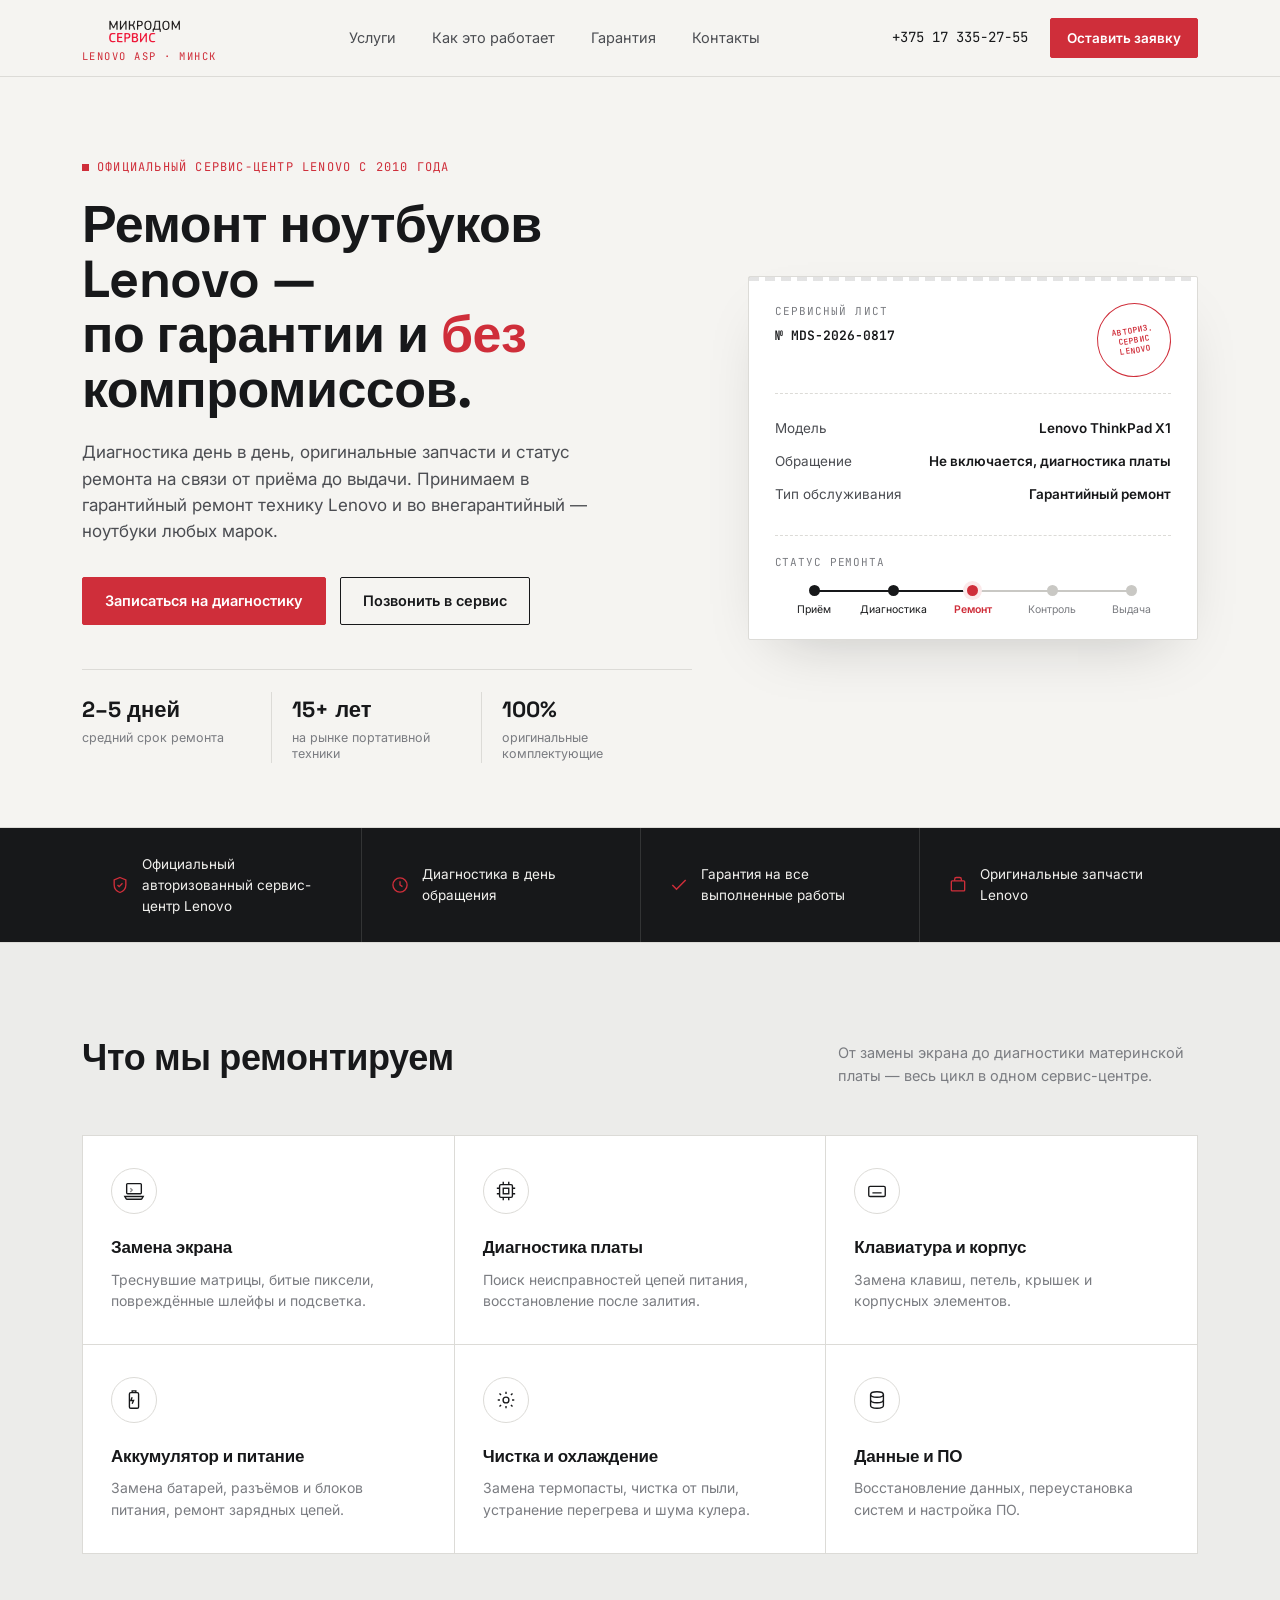
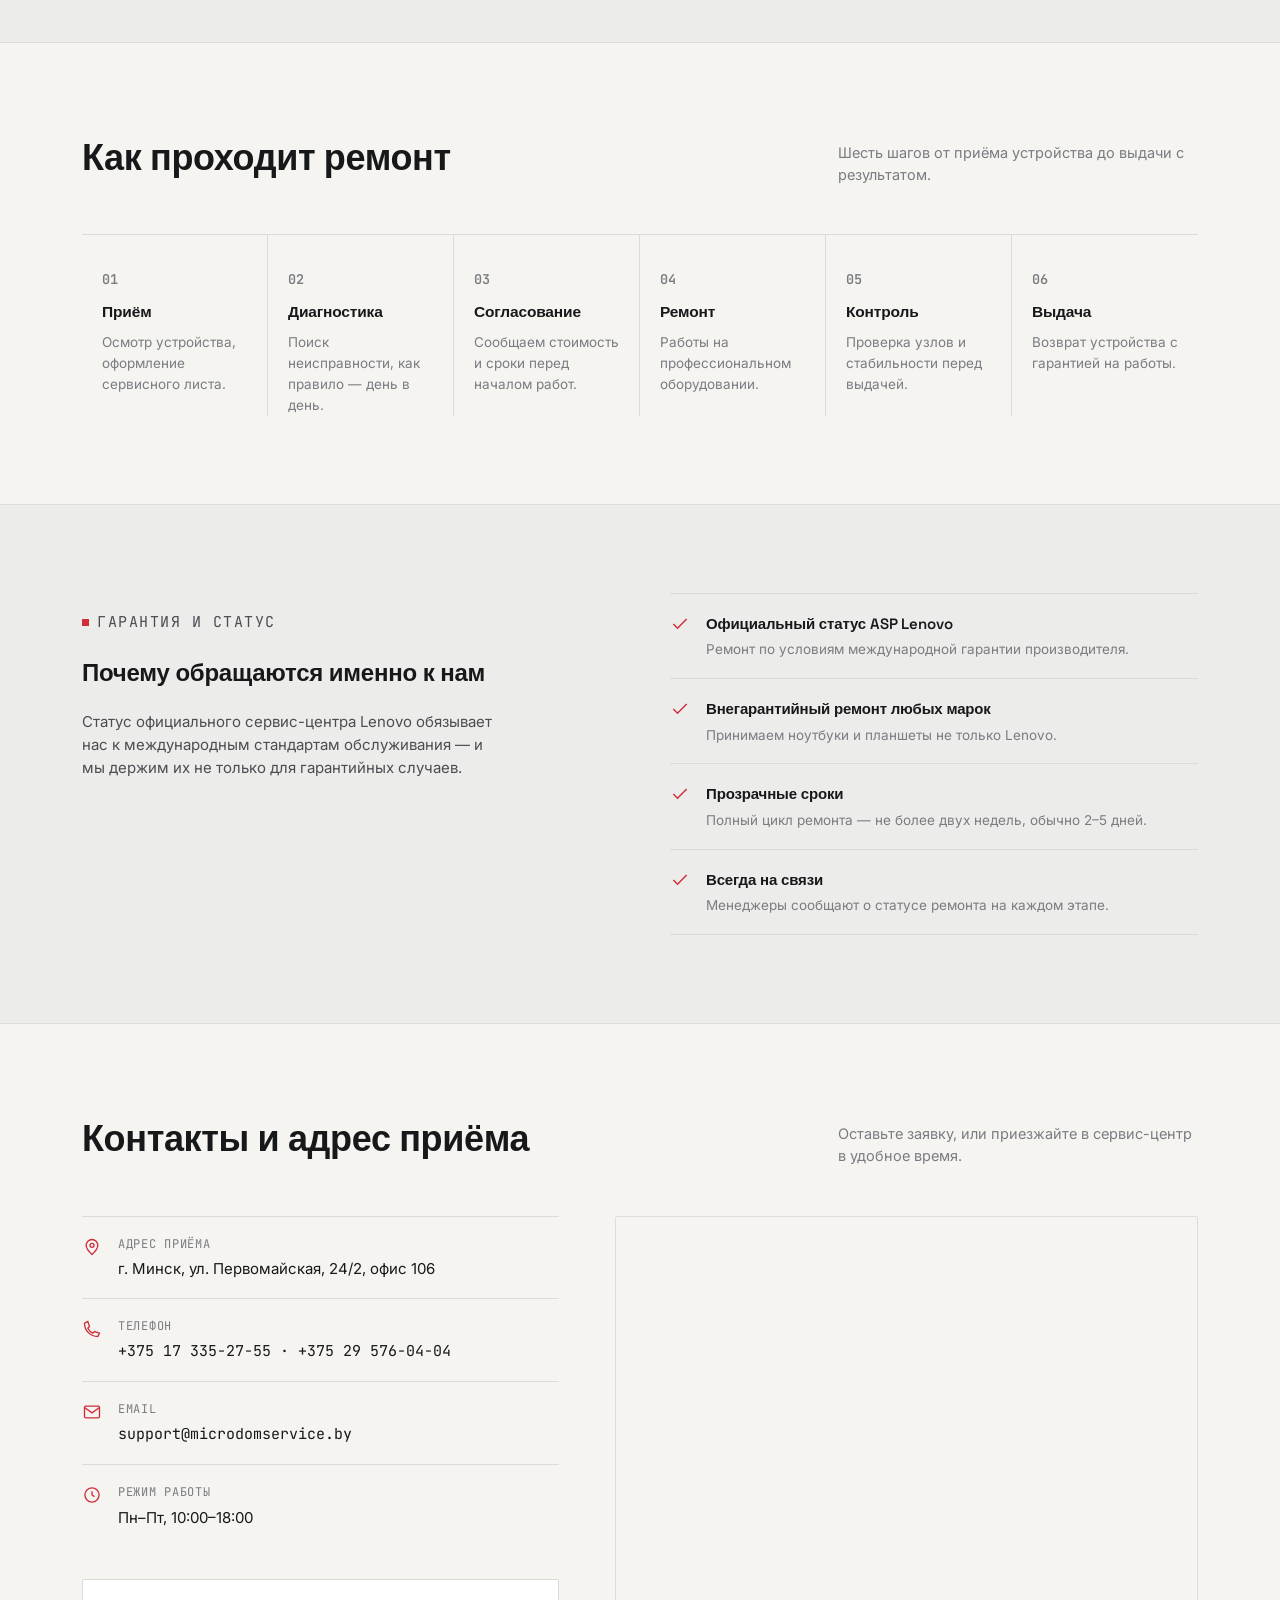
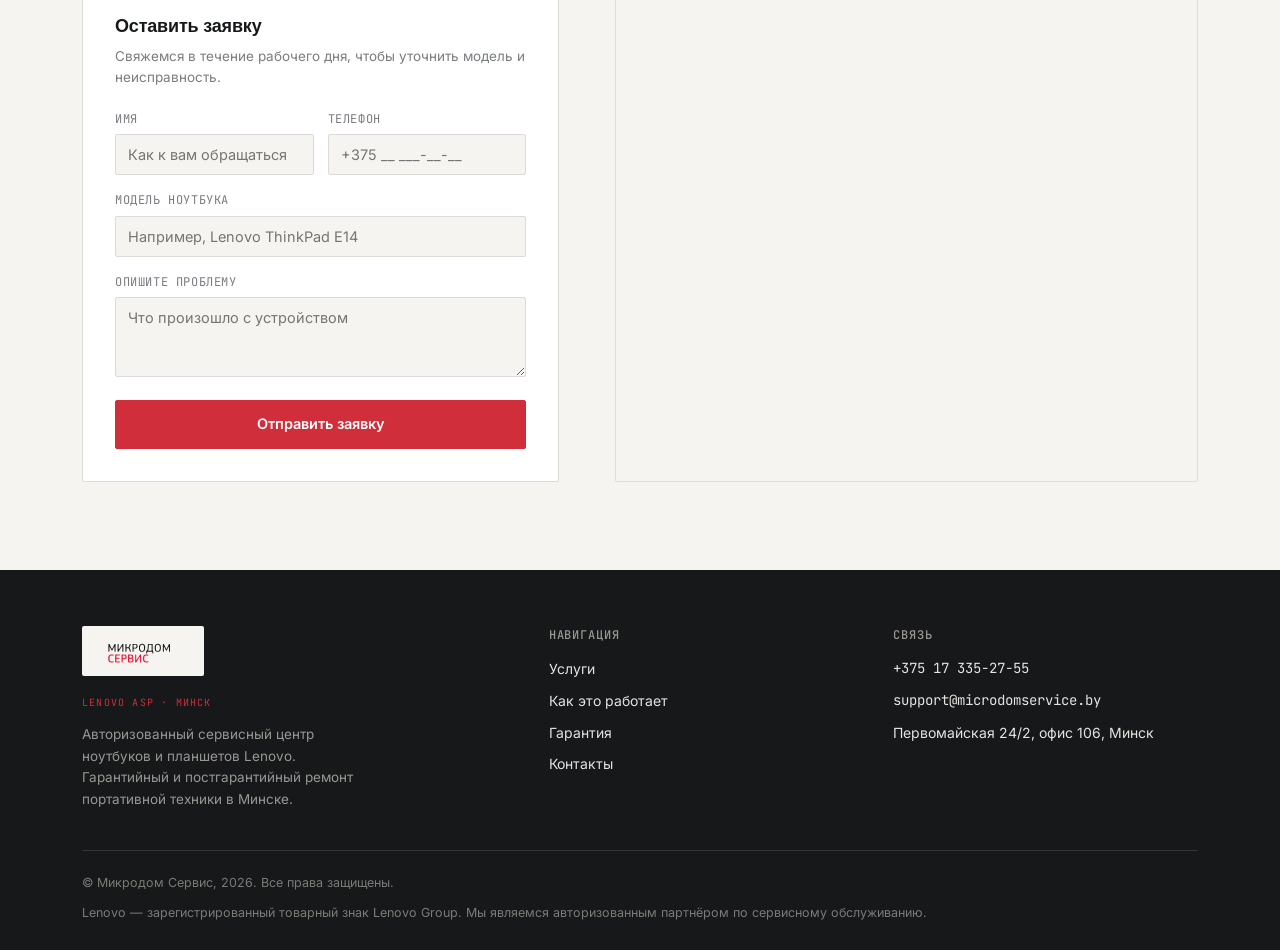
<file: ver03/index.html>
<!DOCTYPE html>
<html lang="ru">
<head>
  <meta charset="UTF-8">
  <meta name="viewport" content="width=device-width, initial-scale=1.0">

  <title>Микродом Сервис — авторизованный сервисный центр ноутбуков Lenovo в Минске</title>
  <meta name="description" content="Авторизованный сервисный центр Lenovo в Минске: гарантийный и внегарантийный ремонт ноутбуков и планшетов, диагностика день в день, оригинальные запчасти.">

  <link rel="canonical" href="https://microdomservice.by/">
  <link rel="icon" href="assets/img/microdom-logo.svg" type="image/svg+xml">

  <!-- Open Graph -->
  <meta property="og:type" content="website">
  <meta property="og:locale" content="ru_RU">
  <meta property="og:title" content="Микродом Сервис — авторизованный сервисный центр Lenovo">
  <meta property="og:description" content="Гарантийный и внегарантийный ремонт ноутбуков в Минске. Диагностика день в день, оригинальные запчасти.">
  <meta property="og:image" content="assets/img/microdom-logo.png">

  <!-- Шрифты -->
  <link rel="preconnect" href="https://fonts.googleapis.com">
  <link rel="preconnect" href="https://fonts.gstatic.com" crossorigin>
  <link href="https://fonts.googleapis.com/css2?family=Space+Grotesk:wght@400;500;600;700&family=Inter:wght@400;500;600;700&family=JetBrains+Mono:wght@400;500;600&display=swap" rel="stylesheet">

  <!-- Стили: токены → база → каркас → компоненты → секции -->
  <link rel="stylesheet" href="assets/css/variables.css">
  <link rel="stylesheet" href="assets/css/base.css">
  <link rel="stylesheet" href="assets/css/layout.css">
  <link rel="stylesheet" href="assets/css/components.css">
  <link rel="stylesheet" href="assets/css/sections.css">

  <!-- Класс js включает скрытие .reveal-блоков до их появления при скролле.
       Если скрипты почему-то не выполнились, страховка ниже снимет класс,
       и весь контент останется видимым. -->
  <script>
    (function () {
      var root = document.documentElement;
      root.classList.add('js');
      setTimeout(function () {
        if (!root.classList.contains('js-ready')) root.classList.remove('js');
      }, 1500);
    })();
  </script>

  <!-- Обычные скрипты с defer: работают и при открытии файла напрямую.
       Порядок важен — модули регистрируются до main.js. -->
  <script src="assets/js/modules/mobile-nav.js" defer></script>
  <script src="assets/js/modules/scroll-reveal.js" defer></script>
  <script src="assets/js/modules/lead-form.js" defer></script>
  <script src="assets/js/main.js" defer></script>
</head>
<body>

<!-- ==========================================================================
     Спрайт иконок: описываем каждую иконку один раз, вставляем через <use>
     ========================================================================== -->
<svg class="visually-hidden" aria-hidden="true" focusable="false">
  <defs>
    <symbol id="icon-shield" viewBox="0 0 24 24" fill="none" stroke="currentColor" stroke-width="1.6">
      <path d="M12 3l7 3v6c0 5-3 7.5-7 9-4-1.5-7-4-7-9V6l7-3z"/><path d="M9 12l2 2 4-4"/>
    </symbol>
    <symbol id="icon-clock" viewBox="0 0 24 24" fill="none" stroke="currentColor" stroke-width="1.6">
      <circle cx="12" cy="12" r="8.5"/><path d="M12 7.5V12l3 2"/>
    </symbol>
    <symbol id="icon-check" viewBox="0 0 24 24" fill="none" stroke="currentColor" stroke-width="1.8">
      <path d="M4 12l5 5L20 6"/>
    </symbol>
    <symbol id="icon-parts" viewBox="0 0 24 24" fill="none" stroke="currentColor" stroke-width="1.6">
      <rect x="4" y="7" width="16" height="12" rx="1"/><path d="M8 7V5a2 2 0 012-2h4a2 2 0 012 2v2"/>
    </symbol>
    <symbol id="icon-screen" viewBox="0 0 24 24" fill="none" stroke="currentColor" stroke-width="1.5">
      <rect x="4" y="4" width="16" height="11" rx="1"/>
      <path d="M2 18h20l-1.5 2.5a1 1 0 01-.86.5H4.36a1 1 0 01-.86-.5L2 18z"/>
      <path d="M8 9l2 2-2 2" opacity=".5"/>
    </symbol>
    <symbol id="icon-board" viewBox="0 0 24 24" fill="none" stroke="currentColor" stroke-width="1.5">
      <rect x="5" y="5" width="14" height="14" rx="1.5"/><rect x="9" y="9" width="6" height="6"/>
      <path d="M9 2v3M15 2v3M9 19v3M15 19v3M2 9h3M2 15h3M19 9h3M19 15h3"/>
    </symbol>
    <symbol id="icon-keyboard" viewBox="0 0 24 24" fill="none" stroke="currentColor" stroke-width="1.5">
      <rect x="3" y="7" width="18" height="11" rx="1.5"/>
      <path d="M7 11h.01M10 11h.01M13 11h.01M16 11h.01M7 14h10"/>
    </symbol>
    <symbol id="icon-battery" viewBox="0 0 24 24" fill="none" stroke="currentColor" stroke-width="1.5">
      <rect x="7" y="4" width="10" height="17" rx="1.5"/><path d="M10 4V2h4v2"/><path d="M10 9l-1.5 3.5h3L10 16"/>
    </symbol>
    <symbol id="icon-cooling" viewBox="0 0 24 24" fill="none" stroke="currentColor" stroke-width="1.5">
      <circle cx="12" cy="12" r="3.2"/>
      <path d="M12 3v2.4M12 18.6V21M4.9 4.9l1.7 1.7M17.4 17.4l1.7 1.7M3 12h2.4M18.6 12H21M4.9 19.1l1.7-1.7M17.4 6.6l1.7-1.7"/>
    </symbol>
    <symbol id="icon-data" viewBox="0 0 24 24" fill="none" stroke="currentColor" stroke-width="1.5">
      <ellipse cx="12" cy="6" rx="7" ry="3"/>
      <path d="M5 6v6c0 1.66 3.13 3 7 3s7-1.34 7-3V6"/><path d="M5 12v6c0 1.66 3.13 3 7 3s7-1.34 7-3v-6"/>
    </symbol>
    <symbol id="icon-pin" viewBox="0 0 24 24" fill="none" stroke="currentColor" stroke-width="1.6">
      <path d="M12 21s7-6.2 7-11a7 7 0 10-14 0c0 4.8 7 11 7 11z"/><circle cx="12" cy="10" r="2.4"/>
    </symbol>
    <symbol id="icon-phone" viewBox="0 0 24 24" fill="none" stroke="currentColor" stroke-width="1.6">
      <path d="M3 5c0 9 7 16 16 16l2-4-6-2-2 2c-2.5-1.2-4.8-3.5-6-6l2-2-2-6-4 2z"/>
    </symbol>
    <symbol id="icon-mail" viewBox="0 0 24 24" fill="none" stroke="currentColor" stroke-width="1.6">
      <rect x="3" y="5" width="18" height="14" rx="1.5"/><path d="M3 6.5l9 6.5 9-6.5"/>
    </symbol>
  </defs>
</svg>

<!-- ==========================================================================
     Шапка
     ========================================================================== -->
<header class="site-header">
  <div class="wrap header-row">
    <a class="logo" href="#top" aria-label="Микродом Сервис — на главную">
      <img class="logo-mark" src="assets/img/microdom-logo.svg" alt="Микродом Сервис" width="355" height="103">
      <span class="logo-tagline">Lenovo ASP · Минск</span>
    </a>

    <nav class="main-nav" aria-label="Основная навигация">
      <a href="#services">Услуги</a>
      <a href="#process">Как это работает</a>
      <a href="#why">Гарантия</a>
      <a href="#contact">Контакты</a>
    </nav>

    <div class="header-right">
      <a class="phone-link" href="tel:+375173352755">+375 17 335‑27‑55</a>
      <a class="btn btn--primary btn--sm" href="#contact">Оставить заявку</a>
      <button class="nav-toggle" type="button" data-nav-toggle aria-expanded="false" aria-controls="mobile-nav" aria-label="Меню">
        <span></span><span></span><span></span>
      </button>
    </div>
  </div>

  <nav class="mobile-nav wrap" id="mobile-nav" data-mobile-nav data-open="false" aria-label="Мобильная навигация">
    <a href="#services">Услуги</a>
    <a href="#process">Как это работает</a>
    <a href="#why">Гарантия</a>
    <a href="#contact">Контакты</a>
    <a href="tel:+375173352755" class="mono">+375 17 335‑27‑55</a>
  </nav>
</header>

<main id="top">

  <!-- ========================================================================
       Hero
       ======================================================================== -->
  <section class="hero" aria-labelledby="hero-title">
    <div class="wrap hero-grid">
      <div>
        <p class="eyebrow">Официальный сервис-центр Lenovo с 2010 года</p>
        <h1 id="hero-title">Ремонт ноутбуков Lenovo —<br>по гарантии и <em>без</em> компромиссов.</h1>
        <p class="hero-lead">Диагностика день в день, оригинальные запчасти и статус ремонта на связи от приёма до выдачи. Принимаем в гарантийный ремонт технику Lenovo и во внегарантийный — ноутбуки любых марок.</p>

        <div class="hero-ctas">
          <a class="btn btn--primary" href="#contact">Записаться на диагностику</a>
          <a class="btn btn--outline" href="tel:+375173352755">Позвонить в сервис</a>
        </div>

        <dl class="hero-stats">
          <div class="stat">
            <dt class="stat-num">2–5 дней</dt>
            <dd class="stat-label">средний срок ремонта</dd>
          </div>
          <div class="stat">
            <dt class="stat-num">15+ лет</dt>
            <dd class="stat-label">на рынке портативной техники</dd>
          </div>
          <div class="stat">
            <dt class="stat-num">100%</dt>
            <dd class="stat-label">оригинальные комплектующие</dd>
          </div>
        </dl>
      </div>

      <!-- Пример сервисного листа -->
      <article class="ticket" aria-label="Пример сервисного листа">
        <div class="ticket-head">
          <div>
            <p class="ticket-label">Сервисный лист</p>
            <p class="ticket-number">№ MDS‑2026‑0817</p>
          </div>
          <p class="ticket-stamp">АВТОРИЗ.<br>СЕРВИС<br>LENOVO</p>
        </div>

        <div class="ticket-body">
          <p class="ticket-field"><span>Модель</span><b>Lenovo ThinkPad X1</b></p>
          <p class="ticket-field"><span>Обращение</span><b>Не включается, диагностика платы</b></p>
          <p class="ticket-field"><span>Тип обслуживания</span><b>Гарантийный ремонт</b></p>
        </div>

        <div class="stages">
          <p class="stages-label">Статус ремонта</p>
          <ol class="stage-row">
            <li class="stage-item is-done"><span class="dot"></span><span class="stage-name">Приём</span></li>
            <li class="stage-item is-done"><span class="connector"></span><span class="dot"></span><span class="stage-name">Диагностика</span></li>
            <li class="stage-item is-active"><span class="connector"></span><span class="dot"></span><span class="stage-name">Ремонт</span></li>
            <li class="stage-item"><span class="connector"></span><span class="dot"></span><span class="stage-name">Контроль</span></li>
            <li class="stage-item"><span class="connector"></span><span class="dot"></span><span class="stage-name">Выдача</span></li>
          </ol>
        </div>
      </article>
    </div>
  </section>

  <!-- ========================================================================
       Полоса доверия
       ======================================================================== -->
  <div class="trust">
    <div class="wrap">
      <ul class="trust-list">
        <li class="trust-item">
          <svg class="icon" width="20" height="20" aria-hidden="true"><use href="#icon-shield"></use></svg>
          Официальный авторизованный сервис-центр Lenovo
        </li>
        <li class="trust-item">
          <svg class="icon" width="20" height="20" aria-hidden="true"><use href="#icon-clock"></use></svg>
          Диагностика в день обращения
        </li>
        <li class="trust-item">
          <svg class="icon" width="20" height="20" aria-hidden="true"><use href="#icon-check"></use></svg>
          Гарантия на все выполненные работы
        </li>
        <li class="trust-item">
          <svg class="icon" width="20" height="20" aria-hidden="true"><use href="#icon-parts"></use></svg>
          Оригинальные запчасти Lenovo
        </li>
      </ul>
    </div>
  </div>

  <!-- ========================================================================
       Услуги
       ======================================================================== -->
  <section class="section services" id="services" aria-labelledby="services-title">
    <div class="wrap">
      <div class="section-head reveal">
        <h2 id="services-title">Что мы ремонтируем</h2>
        <p>От замены экрана до диагностики материнской платы — весь цикл в одном сервис-центре.</p>
      </div>

      <ul class="svc-grid reveal">
        <li class="svc-card">
          <span class="icon-box"><svg width="22" height="22" aria-hidden="true"><use href="#icon-screen"></use></svg></span>
          <h3>Замена экрана</h3>
          <p>Треснувшие матрицы, битые пиксели, повреждённые шлейфы и подсветка.</p>
        </li>
        <li class="svc-card">
          <span class="icon-box"><svg width="22" height="22" aria-hidden="true"><use href="#icon-board"></use></svg></span>
          <h3>Диагностика платы</h3>
          <p>Поиск неисправностей цепей питания, восстановление после залития.</p>
        </li>
        <li class="svc-card">
          <span class="icon-box"><svg width="22" height="22" aria-hidden="true"><use href="#icon-keyboard"></use></svg></span>
          <h3>Клавиатура и корпус</h3>
          <p>Замена клавиш, петель, крышек и корпусных элементов.</p>
        </li>
        <li class="svc-card">
          <span class="icon-box"><svg width="22" height="22" aria-hidden="true"><use href="#icon-battery"></use></svg></span>
          <h3>Аккумулятор и питание</h3>
          <p>Замена батарей, разъёмов и блоков питания, ремонт зарядных цепей.</p>
        </li>
        <li class="svc-card">
          <span class="icon-box"><svg width="22" height="22" aria-hidden="true"><use href="#icon-cooling"></use></svg></span>
          <h3>Чистка и охлаждение</h3>
          <p>Замена термопасты, чистка от пыли, устранение перегрева и шума кулера.</p>
        </li>
        <li class="svc-card">
          <span class="icon-box"><svg width="22" height="22" aria-hidden="true"><use href="#icon-data"></use></svg></span>
          <h3>Данные и ПО</h3>
          <p>Восстановление данных, переустановка систем и настройка ПО.</p>
        </li>
      </ul>
    </div>
  </section>

  <!-- ========================================================================
       Процесс ремонта
       ======================================================================== -->
  <section class="section process" id="process" aria-labelledby="process-title">
    <div class="wrap">
      <div class="section-head reveal">
        <h2 id="process-title">Как проходит ремонт</h2>
        <p>Шесть шагов от приёма устройства до выдачи с результатом.</p>
      </div>

      <ol class="process-list reveal">
        <li class="proc-item">
          <p class="proc-num">01</p>
          <h3>Приём</h3>
          <p>Осмотр устройства, оформление сервисного листа.</p>
        </li>
        <li class="proc-item">
          <p class="proc-num">02</p>
          <h3>Диагностика</h3>
          <p>Поиск неисправности, как правило — день в день.</p>
        </li>
        <li class="proc-item">
          <p class="proc-num">03</p>
          <h3>Согласование</h3>
          <p>Сообщаем стоимость и сроки перед началом работ.</p>
        </li>
        <li class="proc-item">
          <p class="proc-num">04</p>
          <h3>Ремонт</h3>
          <p>Работы на профессиональном оборудовании.</p>
        </li>
        <li class="proc-item">
          <p class="proc-num">05</p>
          <h3>Контроль</h3>
          <p>Проверка узлов и стабильности перед выдачей.</p>
        </li>
        <li class="proc-item">
          <p class="proc-num">06</p>
          <h3>Выдача</h3>
          <p>Возврат устройства с гарантией на работы.</p>
        </li>
      </ol>
    </div>
  </section>

  <!-- ========================================================================
       Почему мы
       ======================================================================== -->
  <section class="section why" id="why" aria-labelledby="why-title">
    <div class="wrap why-grid">
      <div class="why-intro reveal">
        <p class="eyebrow">Гарантия и статус</p>
        <h2 id="why-title">Почему обращаются именно к нам</h2>
        <p>Статус официального сервис-центра Lenovo обязывает нас к международным стандартам обслуживания — и мы держим их не только для гарантийных случаев.</p>
      </div>

      <ul class="why-list reveal">
        <li class="why-row">
          <svg class="icon-check" aria-hidden="true"><use href="#icon-check"></use></svg>
          <div>
            <h3>Официальный статус ASP Lenovo</h3>
            <p>Ремонт по условиям международной гарантии производителя.</p>
          </div>
        </li>
        <li class="why-row">
          <svg class="icon-check" aria-hidden="true"><use href="#icon-check"></use></svg>
          <div>
            <h3>Внегарантийный ремонт любых марок</h3>
            <p>Принимаем ноутбуки и планшеты не только Lenovo.</p>
          </div>
        </li>
        <li class="why-row">
          <svg class="icon-check" aria-hidden="true"><use href="#icon-check"></use></svg>
          <div>
            <h3>Прозрачные сроки</h3>
            <p>Полный цикл ремонта — не более двух недель, обычно 2–5 дней.</p>
          </div>
        </li>
        <li class="why-row">
          <svg class="icon-check" aria-hidden="true"><use href="#icon-check"></use></svg>
          <div>
            <h3>Всегда на связи</h3>
            <p>Менеджеры сообщают о статусе ремонта на каждом этапе.</p>
          </div>
        </li>
      </ul>
    </div>
  </section>

  <!-- ========================================================================
       Контакты
       ======================================================================== -->
  <section class="section contact" id="contact" aria-labelledby="contact-title">
    <div class="wrap">
      <div class="section-head reveal">
        <h2 id="contact-title">Контакты и адрес приёма</h2>
        <p>Оставьте заявку, или приезжайте в сервис-центр в удобное время.</p>
      </div>

      <div class="contact-grid reveal">
        <div>
          <div class="info-row">
            <svg class="icon" width="20" height="20" aria-hidden="true"><use href="#icon-pin"></use></svg>
            <div>
              <p class="info-key">Адрес приёма</p>
              <p class="info-value">г. Минск, ул. Первомайская, 24/2, офис 106</p>
            </div>
          </div>
          <div class="info-row">
            <svg class="icon" width="20" height="20" aria-hidden="true"><use href="#icon-phone"></use></svg>
            <div>
              <p class="info-key">Телефон</p>
              <p class="info-value mono">
                <a href="tel:+375173352755">+375 17 335‑27‑55</a> ·
                <a href="tel:+375295760404">+375 29 576‑04‑04</a>
              </p>
            </div>
          </div>
          <div class="info-row">
            <svg class="icon" width="20" height="20" aria-hidden="true"><use href="#icon-mail"></use></svg>
            <div>
              <p class="info-key">Email</p>
              <p class="info-value mono"><a href="mailto:support@microdomservice.by">support@microdomservice.by</a></p>
            </div>
          </div>
          <div class="info-row">
            <svg class="icon" width="20" height="20" aria-hidden="true"><use href="#icon-clock"></use></svg>
            <div>
              <p class="info-key">Режим работы</p>
              <p class="info-value">Пн–Пт, 10:00–18:00</p>
            </div>
          </div>

          <div class="form-box">
            <h3>Оставить заявку</h3>
            <p class="form-hint">Свяжемся в течение рабочего дня, чтобы уточнить модель и неисправность.</p>

            <form data-lead-form novalidate>
              <div class="form-row">
                <div class="field">
                  <label for="lead-name">Имя</label>
                  <input id="lead-name" name="name" type="text" autocomplete="name" required placeholder="Как к вам обращаться">
                </div>
                <div class="field">
                  <label for="lead-phone">Телефон</label>
                  <input id="lead-phone" name="phone" type="tel" autocomplete="tel" required placeholder="+375 __ ___-__-__">
                </div>
              </div>
              <div class="field">
                <label for="lead-model">Модель ноутбука</label>
                <input id="lead-model" name="model" type="text" placeholder="Например, Lenovo ThinkPad E14">
              </div>
              <div class="field">
                <label for="lead-issue">Опишите проблему</label>
                <textarea id="lead-issue" name="issue" placeholder="Что произошло с устройством"></textarea>
              </div>
              <button type="submit" class="btn btn--primary btn--block">Отправить заявку</button>
              <p class="form-msg" data-form-message role="status" aria-live="polite"></p>
            </form>
          </div>
        </div>

        <div class="map-box">
          <iframe
            src="https://www.google.com/maps/embed?pb=!1m14!1m8!1m3!1d2350.724079062723!2d27.577654000000003!3d53.901108!3m2!1i1024!2i768!4f13.1!3m3!1m2!1s0x46dbcfb7fe70edff%3A0xeaccd6f70c124dbc!2z0JzQmNCa0KDQntCU0J7QnCDQodCV0KDQktCY0KEg0J7QntCe!5e0!3m2!1sru!2s!4v1425843626243"
            title="Карта проезда к сервис-центру"
            loading="lazy"
            referrerpolicy="no-referrer-when-downgrade"></iframe>
        </div>
      </div>
    </div>
  </section>

</main>

<!-- ==========================================================================
     Футер
     ========================================================================== -->
<footer class="site-footer">
  <div class="wrap">
    <div class="footer-grid">
      <div class="footer-logo">
        <span class="footer-logo-chip">
          <img class="logo-mark" src="assets/img/microdom-logo.svg" alt="Микродом Сервис" width="355" height="103">
        </span>
        <p class="logo-tagline">Lenovo ASP · Минск</p>
        <p class="footer-desc">Авторизованный сервисный центр ноутбуков и планшетов Lenovo. Гарантийный и постгарантийный ремонт портативной техники в Минске.</p>
      </div>

      <div class="footer-col">
        <h3>Навигация</h3>
        <ul>
          <li><a href="#services">Услуги</a></li>
          <li><a href="#process">Как это работает</a></li>
          <li><a href="#why">Гарантия</a></li>
          <li><a href="#contact">Контакты</a></li>
        </ul>
      </div>

      <div class="footer-col">
        <h3>Связь</h3>
        <ul>
          <li class="mono"><a href="tel:+375173352755">+375 17 335‑27‑55</a></li>
          <li class="mono"><a href="mailto:support@microdomservice.by">support@microdomservice.by</a></li>
          <li>Первомайская 24/2, офис 106, Минск</li>
        </ul>
      </div>
    </div>

    <div class="footer-bottom">
      <span>© Микродом Сервис, 2026. Все права защищены.</span>
      <span>Lenovo — зарегистрированный товарный знак Lenovo Group. Мы являемся авторизованным партнёром по сервисному обслуживанию.</span>
    </div>
  </div>
</footer>

</body>
</html>
</file>
<file: assets/css/variables.css>
/* ==========================================================================
   variables.css — дизайн-токены проекта
   Единственное место, где заданы цвета, радиусы и размеры сетки.
   ========================================================================== */

:root {
  /* Поверхности */
  --bg: #f5f4f1;
  --bg-alt: #ececea;
  --white: #ffffff;

  /* Текст */
  --ink: #17181a;
  --gray-700: #4b4d52;
  --gray-500: #7a7c81;
  --gray-300: #c9c8c4;
  --line: #dcdbd7;

  /* Акцент */
  --red: #cf2e3a;
  --red-dark: #9e1f29;
  --red-tint: #fbe9ea;

  /* Тёмная секция (шапка футера, полоса доверия) */
  --dark-bg: #17181a;
  --dark-text: #c9c8c4;
  --dark-text-strong: #e4e3e0;
  --dark-text-muted: #989793;
  --dark-line: rgba(255, 255, 255, 0.12);

  /* Типографика */
  --font-display: "Space Grotesk", "Segoe UI", sans-serif;
  --font-body: "Inter", "Segoe UI", Arial, sans-serif;
  --font-mono: "JetBrains Mono", "SFMono-Regular", Consolas, monospace;

  /* Геометрия */
  --radius: 2px;
  --maxw: 1180px;
  --header-h: 76px;
  --section-py: 88px;

  /* Анимация */
  --transition-fast: 0.15s ease;
  --transition-slow: 0.6s ease;
}
</file>
<file: assets/css/base.css>
/* ==========================================================================
   base.css — сброс, типографика, контейнер и утилиты
   ========================================================================== */

*,
*::before,
*::after {
  box-sizing: border-box;
}

html {
  scroll-behavior: smooth;
}

body {
  margin: 0;
  background: var(--bg);
  color: var(--ink);
  font-family: var(--font-body);
  font-size: 16px;
  line-height: 1.55;
  -webkit-font-smoothing: antialiased;
}

h1,
h2,
h3,
h4 {
  font-family: var(--font-display);
  margin: 0;
  letter-spacing: -0.01em;
}

p,
dl,
dd,
figure {
  margin: 0;
}

a {
  color: inherit;
  text-decoration: none;
}

img,
svg {
  display: block;
  max-width: 100%;
}

ul,
ol {
  margin: 0;
  padding: 0;
  list-style: none;
}

button {
  font: inherit;
}

/* --------------------------------------------------------------------------
   Утилиты
   -------------------------------------------------------------------------- */

.wrap {
  max-width: var(--maxw);
  margin: 0 auto;
  padding: 0 32px;
}

.mono {
  font-family: var(--font-mono);
}

/* Доступно скринридеру, скрыто визуально */
.visually-hidden {
  position: absolute;
  width: 1px;
  height: 1px;
  margin: -1px;
  padding: 0;
  overflow: hidden;
  clip: rect(0 0 0 0);
  white-space: nowrap;
  border: 0;
}

/* Надпись-рубрика над заголовком */
.eyebrow {
  display: inline-flex;
  align-items: center;
  gap: 8px;
  font-family: var(--font-mono);
  font-size: 12px;
  letter-spacing: 0.1em;
  text-transform: uppercase;
  color: var(--red);
  margin-bottom: 20px;
}

.eyebrow::before {
  content: "";
  width: 7px;
  height: 7px;
  background: var(--red);
  display: inline-block;
}

/* --------------------------------------------------------------------------
   Появление блоков при скролле.
   Скрытие включается только классом .js на <html> (см. main.js),
   поэтому без JavaScript контент остаётся видимым.
   -------------------------------------------------------------------------- */

.js .reveal {
  opacity: 0;
  transform: translateY(16px);
  transition: opacity var(--transition-slow), transform var(--transition-slow);
}

.js .reveal.is-visible {
  opacity: 1;
  transform: none;
}

@media (prefers-reduced-motion: reduce) {
  html {
    scroll-behavior: auto;
  }

  .js .reveal {
    opacity: 1;
    transform: none;
    transition: none;
  }
}

@media (max-width: 640px) {
  .wrap {
    padding: 0 20px;
  }
}
</file>
<file: assets/css/layout.css>
/* ==========================================================================
   layout.css — каркас страницы: шапка, навигация, оболочка секций, футер
   ========================================================================== */

/* --------------------------------------------------------------------------
   Шапка
   -------------------------------------------------------------------------- */

.site-header {
  position: sticky;
  top: 0;
  z-index: 50;
  background: rgba(245, 244, 241, 0.88);
  backdrop-filter: blur(10px);
  border-bottom: 1px solid var(--line);
}

.header-row {
  display: flex;
  align-items: center;
  justify-content: space-between;
  height: var(--header-h);
}

.logo {
  display: flex;
  flex-direction: column;
  line-height: 1;
}

.logo-mark {
  height: 30px;
  width: auto;
  display: block;
}

.logo-tagline {
  font-family: var(--font-mono);
  font-size: 10.5px;
  letter-spacing: 0.14em;
  color: var(--red);
  text-transform: uppercase;
  margin-top: 7px;
}

.main-nav {
  display: flex;
  gap: 36px;
}

.main-nav a {
  font-size: 14.5px;
  color: var(--gray-700);
  position: relative;
  padding: 4px 0;
  transition: color var(--transition-fast);
}

.main-nav a:hover,
.main-nav a:focus-visible {
  color: var(--ink);
}

.header-right {
  display: flex;
  align-items: center;
  gap: 22px;
}

.phone-link {
  font-family: var(--font-mono);
  font-size: 14px;
  color: var(--ink);
  white-space: nowrap;
}

/* Кнопка мобильного меню */
.nav-toggle {
  display: none;
  background: none;
  border: none;
  cursor: pointer;
  padding: 8px;
}

.nav-toggle span {
  display: block;
  width: 22px;
  height: 2px;
  background: var(--ink);
  margin: 5px 0;
  transition: transform var(--transition-fast), opacity var(--transition-fast);
}

.nav-toggle[aria-expanded="true"] span:nth-child(1) {
  transform: translateY(7px) rotate(45deg);
}

.nav-toggle[aria-expanded="true"] span:nth-child(2) {
  opacity: 0;
}

.nav-toggle[aria-expanded="true"] span:nth-child(3) {
  transform: translateY(-7px) rotate(-45deg);
}

/* Выпадающее мобильное меню */
.mobile-nav {
  display: none;
  border-top: 1px solid var(--line);
  background: var(--bg);
}

.mobile-nav[data-open="true"] {
  display: block;
}

.mobile-nav a {
  display: block;
  padding: 14px 0;
  font-size: 15px;
  color: var(--gray-700);
  border-bottom: 1px solid var(--line);
}

.mobile-nav a:last-child {
  border-bottom: none;
}

@media (max-width: 900px) {
  .main-nav,
  .phone-link {
    display: none;
  }

  .nav-toggle {
    display: block;
  }
}

@media (min-width: 901px) {
  /* На десктопе мобильное меню не показываем даже если оно осталось открытым */
  .mobile-nav[data-open="true"] {
    display: none;
  }
}

/* --------------------------------------------------------------------------
   Оболочка секций
   -------------------------------------------------------------------------- */

.section {
  padding: var(--section-py) 0;
}

.section-head {
  display: flex;
  justify-content: space-between;
  align-items: flex-end;
  margin-bottom: 48px;
  gap: 24px;
  flex-wrap: wrap;
}

.section-head h2 {
  font-size: clamp(26px, 3vw, 36px);
  max-width: 560px;
}

.section-head p {
  color: var(--gray-500);
  max-width: 360px;
  font-size: 14.5px;
}

/* --------------------------------------------------------------------------
   Футер
   -------------------------------------------------------------------------- */

.site-footer {
  background: var(--dark-bg);
  color: var(--dark-text);
  padding: 56px 0 28px;
}

.footer-grid {
  display: grid;
  grid-template-columns: 1.4fr 1fr 1fr;
  gap: 40px;
  padding-bottom: 40px;
  border-bottom: 1px solid var(--dark-line);
}

.footer-logo-chip {
  background: var(--bg);
  display: inline-block;
  padding: 12px 16px;
  border-radius: var(--radius);
}

.footer-logo-chip .logo-mark {
  height: 26px;
}

.footer-logo .logo-tagline {
  margin-top: 12px;
  font-size: 10px;
  letter-spacing: 0.12em;
}

.footer-desc {
  font-size: 13.5px;
  color: var(--dark-text-muted);
  margin-top: 14px;
  max-width: 280px;
  line-height: 1.6;
}

.footer-col h3 {
  font-size: 12px;
  color: var(--dark-text-muted);
  text-transform: uppercase;
  letter-spacing: 0.08em;
  font-weight: 500;
  margin-bottom: 14px;
  font-family: var(--font-mono);
}

.footer-col a,
.footer-col li,
.footer-col p {
  display: block;
  font-size: 14px;
  color: var(--dark-text-strong);
}

.footer-col li,
.footer-col p {
  margin-bottom: 10px;
}

.footer-col a:hover,
.footer-col a:focus-visible {
  color: var(--white);
}

.footer-bottom {
  display: flex;
  justify-content: space-between;
  padding-top: 22px;
  font-size: 12.5px;
  color: #7a7a76;
  flex-wrap: wrap;
  gap: 10px;
}

@media (max-width: 700px) {
  .footer-grid {
    grid-template-columns: 1fr;
    gap: 28px;
  }
}
</file>
<file: assets/css/components.css>
/* ==========================================================================
   components.css — переиспользуемые блоки: кнопки, карточки, сервисный лист,
   строки списков, форма заявки
   ========================================================================== */

/* --------------------------------------------------------------------------
   Кнопки
   -------------------------------------------------------------------------- */

.btn {
  display: inline-flex;
  align-items: center;
  justify-content: center;
  gap: 8px;
  padding: 12px 22px;
  font-size: 14.5px;
  font-weight: 600;
  border-radius: var(--radius);
  cursor: pointer;
  border: 1px solid var(--ink);
  transition: background var(--transition-fast), color var(--transition-fast),
    border-color var(--transition-fast);
  white-space: nowrap;
}

.btn--primary {
  background: var(--red);
  border-color: var(--red);
  color: var(--white);
}

.btn--primary:hover,
.btn--primary:focus-visible {
  background: var(--red-dark);
  border-color: var(--red-dark);
}

.btn--outline {
  background: transparent;
  color: var(--ink);
}

.btn--outline:hover,
.btn--outline:focus-visible {
  background: var(--ink);
  color: var(--white);
}

.btn--sm {
  padding: 9px 16px;
  font-size: 13.5px;
}

.btn--block {
  width: 100%;
}

/* --------------------------------------------------------------------------
   Сервисный лист (карточка в hero)
   -------------------------------------------------------------------------- */

.ticket {
  background: var(--white);
  border: 1px solid var(--line);
  border-radius: var(--radius);
  padding: 26px 26px 22px;
  position: relative;
  box-shadow: 0 24px 60px -30px rgba(20, 20, 20, 0.25);
}

.ticket::before {
  content: "";
  position: absolute;
  left: 0;
  right: 0;
  top: 0;
  height: 4px;
  background: repeating-linear-gradient(90deg, var(--ink) 0 10px, transparent 10px 16px);
  opacity: 0.12;
}

.ticket-head {
  display: flex;
  justify-content: space-between;
  align-items: flex-start;
  padding-bottom: 16px;
  border-bottom: 1px dashed var(--line);
}

.ticket-head .ticket-label {
  font-family: var(--font-mono);
  font-size: 11px;
  letter-spacing: 0.1em;
  color: var(--gray-500);
  text-transform: uppercase;
}

.ticket-head .ticket-number {
  font-family: var(--font-mono);
  font-size: 13px;
  color: var(--ink);
  margin-top: 6px;
  font-weight: 600;
}

.ticket-stamp {
  width: 74px;
  height: 74px;
  border: 1.5px solid var(--red);
  border-radius: 50%;
  display: flex;
  align-items: center;
  justify-content: center;
  text-align: center;
  transform: rotate(-9deg);
  color: var(--red);
  font-family: var(--font-mono);
  font-size: 8px;
  font-weight: 600;
  letter-spacing: 0.03em;
  line-height: 1.25;
  padding: 6px;
  flex-shrink: 0;
}

.ticket-body {
  padding: 18px 0 6px;
}

.ticket-field {
  display: flex;
  justify-content: space-between;
  gap: 16px;
  font-size: 13.5px;
  padding: 6px 0;
  color: var(--gray-700);
}

.ticket-field b {
  color: var(--ink);
  font-weight: 600;
  text-align: right;
}

/* Шкала стадий ремонта */
.stages {
  margin-top: 18px;
  padding-top: 18px;
  border-top: 1px dashed var(--line);
}

.stages-label {
  font-family: var(--font-mono);
  font-size: 11px;
  color: var(--gray-500);
  letter-spacing: 0.08em;
  text-transform: uppercase;
  margin-bottom: 14px;
}

.stage-row {
  display: flex;
  align-items: center;
}

.stage-item {
  display: flex;
  flex-direction: column;
  align-items: center;
  gap: 8px;
  flex: 1;
  position: relative;
}

.stage-item .dot {
  width: 11px;
  height: 11px;
  border-radius: 50%;
  background: var(--gray-300);
  border: 2px solid var(--gray-300);
  position: relative;
  z-index: 2;
}

/* Линия рисуется влево — от точки текущего этапа к предыдущему,
   чтобы у последнего этапа она не выходила за пределы карточки. */
.stage-item .connector {
  position: absolute;
  top: 5px;
  right: 50%;
  width: 100%;
  height: 2px;
  background: var(--gray-300);
  z-index: 1;
}

.stage-item:first-child .connector {
  display: none;
}

.stage-name {
  font-size: 10.5px;
  color: var(--gray-500);
  text-align: center;
  line-height: 1.2;
}

.stage-item.is-done .dot {
  background: var(--ink);
  border-color: var(--ink);
}

.stage-item.is-done .connector {
  background: var(--ink);
}

.stage-item.is-done .stage-name {
  color: var(--ink);
}

/* Путь до текущего этапа тоже пройден */
.stage-item.is-active .connector {
  background: var(--ink);
}

.stage-item.is-active .dot {
  background: var(--red);
  border-color: var(--red);
  box-shadow: 0 0 0 4px var(--red-tint);
  animation: stage-pulse 1.8s ease-in-out infinite;
}

.stage-item.is-active .stage-name {
  color: var(--red);
  font-weight: 600;
}

@keyframes stage-pulse {
  0%,
  100% {
    box-shadow: 0 0 0 4px var(--red-tint);
  }
  50% {
    box-shadow: 0 0 0 7px var(--red-tint);
  }
}

@media (prefers-reduced-motion: reduce) {
  .stage-item.is-active .dot {
    animation: none;
  }
}

/* --------------------------------------------------------------------------
   Карточка услуги
   -------------------------------------------------------------------------- */

.svc-card {
  background: var(--white);
  padding: 32px 28px;
  transition: background var(--transition-fast);
}

.svc-card:hover {
  background: #fffdfc;
}

.svc-card .icon-box {
  width: 46px;
  height: 46px;
  border: 1px solid var(--line);
  border-radius: 50%;
  display: flex;
  align-items: center;
  justify-content: center;
  margin-bottom: 20px;
  color: var(--ink);
  transition: border-color var(--transition-fast), color var(--transition-fast);
}

.svc-card:hover .icon-box {
  border-color: var(--red);
  color: var(--red);
}

.svc-card h3 {
  font-size: 17px;
  font-weight: 600;
  margin-bottom: 8px;
}

.svc-card p {
  font-size: 14px;
  color: var(--gray-500);
}

/* --------------------------------------------------------------------------
   Шаг процесса
   -------------------------------------------------------------------------- */

.proc-item {
  padding: 26px 20px 0;
  border-right: 1px solid var(--line);
}

.proc-item:last-child {
  border-right: none;
}

.proc-num {
  font-family: var(--font-mono);
  color: var(--red);
  font-size: 13px;
  font-weight: 600;
}

.proc-item h3 {
  font-size: 15.5px;
  margin-top: 10px;
  font-weight: 600;
}

.proc-item p {
  font-size: 13.5px;
  color: var(--gray-500);
  margin-top: 8px;
}

/* --------------------------------------------------------------------------
   Строка преимущества
   -------------------------------------------------------------------------- */

.why-row {
  display: flex;
  gap: 16px;
  padding: 18px 0;
  border-top: 1px solid var(--line);
}

.why-row:last-child {
  border-bottom: 1px solid var(--line);
}

.why-row .icon-check {
  flex-shrink: 0;
  width: 20px;
  height: 20px;
  color: var(--red);
  margin-top: 2px;
}

.why-row h3 {
  font-size: 15px;
  font-weight: 600;
}

.why-row p {
  font-size: 13.5px;
  color: var(--gray-500);
  margin-top: 4px;
}

/* --------------------------------------------------------------------------
   Строка контакта
   -------------------------------------------------------------------------- */

.info-row {
  display: flex;
  gap: 16px;
  padding: 18px 0;
  border-top: 1px solid var(--line);
}

.info-row:last-of-type {
  border-bottom: 1px solid var(--line);
}

.info-row .icon {
  flex-shrink: 0;
  color: var(--red);
  margin-top: 2px;
}

.info-key {
  font-size: 12px;
  color: var(--gray-500);
  text-transform: uppercase;
  letter-spacing: 0.06em;
  font-family: var(--font-mono);
}

.info-value {
  font-size: 15px;
  margin-top: 4px;
}

/* --------------------------------------------------------------------------
   Форма заявки
   -------------------------------------------------------------------------- */

.form-box {
  background: var(--white);
  border: 1px solid var(--line);
  border-radius: var(--radius);
  padding: 32px;
  margin-top: 32px;
}

.form-box h3 {
  font-size: 18px;
  margin-bottom: 6px;
}

.form-hint {
  font-size: 13.5px;
  color: var(--gray-500);
  margin-bottom: 22px;
}

.field {
  margin-bottom: 16px;
}

.field label {
  display: block;
  font-size: 12px;
  color: var(--gray-500);
  margin-bottom: 6px;
  text-transform: uppercase;
  letter-spacing: 0.05em;
  font-family: var(--font-mono);
}

.field input,
.field textarea {
  width: 100%;
  border: 1px solid var(--line);
  border-radius: var(--radius);
  padding: 11px 12px;
  font-family: var(--font-body);
  font-size: 14.5px;
  background: var(--bg);
  color: var(--ink);
}

.field input:focus,
.field textarea:focus {
  outline: 2px solid var(--red);
  outline-offset: 1px;
  background: var(--white);
}

.field textarea {
  resize: vertical;
  min-height: 80px;
}

.field input[aria-invalid="true"],
.field textarea[aria-invalid="true"] {
  border-color: var(--red);
}

.form-row {
  display: grid;
  grid-template-columns: 1fr 1fr;
  gap: 14px;
}

.form-msg {
  display: none;
  margin-top: 14px;
  padding: 12px 14px;
  background: var(--red-tint);
  border-left: 3px solid var(--red);
  font-size: 13.5px;
  border-radius: var(--radius);
}

.form-msg.is-visible {
  display: block;
}

.form-msg.is-error {
  border-left-color: var(--red-dark);
  color: var(--red-dark);
  font-weight: 500;
}

@media (max-width: 520px) {
  .form-row {
    grid-template-columns: 1fr;
  }
}
</file>
<file: assets/css/sections.css>
/* ==========================================================================
   sections.css — правила конкретных секций страницы
   ========================================================================== */

/* --------------------------------------------------------------------------
   Hero
   -------------------------------------------------------------------------- */

.hero {
  padding: 76px 0 64px;
  border-bottom: 1px solid var(--line);
}

.hero-grid {
  display: grid;
  grid-template-columns: 1.15fr 0.85fr;
  gap: 56px;
  align-items: center;
}

.hero h1 {
  font-size: clamp(32px, 4.4vw, 52px);
  font-weight: 700;
  line-height: 1.06;
  max-width: 640px;
}

.hero h1 em {
  font-style: normal;
  color: var(--red);
}

.hero-lead {
  margin-top: 22px;
  font-size: 17px;
  color: var(--gray-700);
  max-width: 520px;
}

.hero-ctas {
  display: flex;
  gap: 14px;
  margin-top: 32px;
  flex-wrap: wrap;
}

.hero-stats {
  display: flex;
  margin-top: 44px;
  border-top: 1px solid var(--line);
  padding-top: 22px;
}

.hero-stats .stat {
  flex: 1;
  padding-right: 20px;
}

.hero-stats .stat + .stat {
  border-left: 1px solid var(--line);
  padding-left: 20px;
}

.hero-stats .stat-num {
  font-family: var(--font-display);
  font-weight: 700;
  font-size: 22px;
}

.hero-stats .stat-label {
  font-size: 12.5px;
  color: var(--gray-500);
  margin-top: 4px;
  line-height: 1.3;
}

@media (max-width: 900px) {
  .hero-grid {
    grid-template-columns: 1fr;
    gap: 44px;
  }
}

@media (max-width: 560px) {
  .hero-stats {
    flex-wrap: wrap;
    row-gap: 18px;
  }

  .hero-stats .stat {
    flex: 1 1 45%;
  }
}

/* --------------------------------------------------------------------------
   Полоса доверия
   -------------------------------------------------------------------------- */

.trust {
  background: var(--dark-bg);
  color: #f2f1ee;
  border-bottom: 1px solid var(--line);
}

.trust-list {
  display: flex;
  flex-wrap: wrap;
}

.trust-item {
  flex: 1 1 220px;
  padding: 26px 28px;
  display: flex;
  align-items: center;
  gap: 12px;
  border-left: 1px solid var(--dark-line);
  font-size: 13.5px;
}

.trust-item:first-child {
  border-left: none;
}

.trust-item .icon {
  flex-shrink: 0;
  color: var(--red);
}

@media (max-width: 900px) {
  .trust-item {
    border-left: none;
    border-top: 1px solid var(--dark-line);
  }

  .trust-item:first-child {
    border-top: none;
  }
}

/* --------------------------------------------------------------------------
   Услуги
   -------------------------------------------------------------------------- */

.services {
  background: var(--bg-alt);
  border-bottom: 1px solid var(--line);
}

.svc-grid {
  display: grid;
  grid-template-columns: repeat(3, 1fr);
  gap: 1px;
  background: var(--line);
  border: 1px solid var(--line);
}

@media (max-width: 900px) {
  .svc-grid {
    grid-template-columns: repeat(2, 1fr);
  }
}

@media (max-width: 600px) {
  .svc-grid {
    grid-template-columns: 1fr;
  }
}

/* --------------------------------------------------------------------------
   Процесс ремонта
   -------------------------------------------------------------------------- */

.process-list {
  display: grid;
  grid-template-columns: repeat(6, 1fr);
  border-top: 1px solid var(--line);
}

@media (max-width: 900px) {
  .process-list {
    grid-template-columns: 1fr;
    border-top: none;
  }

  .proc-item {
    border-right: none;
    border-top: 1px solid var(--line);
    padding: 22px 0;
    display: flex;
    gap: 18px;
    align-items: flex-start;
  }

  .proc-num {
    min-width: 26px;
  }

  .proc-item h3 {
    margin-top: 0;
  }
}

/* --------------------------------------------------------------------------
   Почему мы
   -------------------------------------------------------------------------- */

.why {
  background: var(--bg-alt);
  border-top: 1px solid var(--line);
  border-bottom: 1px solid var(--line);
}

.why-grid {
  display: grid;
  grid-template-columns: 1fr 1fr;
  gap: 60px;
  align-items: start;
}

.why-intro p {
  color: var(--gray-700);
  margin-top: 18px;
  font-size: 15px;
  max-width: 420px;
}

.why-list {
  display: flex;
  flex-direction: column;
}

@media (max-width: 900px) {
  .why-grid {
    grid-template-columns: 1fr;
    gap: 36px;
  }
}

/* --------------------------------------------------------------------------
   Контакты
   -------------------------------------------------------------------------- */

.contact-grid {
  display: grid;
  grid-template-columns: 0.9fr 1.1fr;
  gap: 56px;
}

.map-box {
  border: 1px solid var(--line);
  border-radius: var(--radius);
  overflow: hidden;
  height: 100%;
  min-height: 320px;
  filter: grayscale(0.35) contrast(1.02);
}

.map-box iframe {
  width: 100%;
  height: 100%;
  min-height: 320px;
  border: 0;
  display: block;
}

@media (max-width: 900px) {
  .contact-grid {
    grid-template-columns: 1fr;
    gap: 40px;
  }
}
</file>
<file: ver03/assets/css/variables.css>
/* ==========================================================================
   variables.css — дизайн-токены проекта
   Единственное место, где заданы цвета, радиусы и размеры сетки.
   ========================================================================== */

:root {
  /* Поверхности */
  --bg: #f5f4f1;
  --bg-alt: #ececea;
  --white: #ffffff;

  /* Текст */
  --ink: #17181a;
  --gray-700: #4b4d52;
  --gray-500: #7a7c81;
  --gray-300: #c9c8c4;
  --line: #dcdbd7;

  /* Акцент */
  --red: #cf2e3a;
  --red-dark: #9e1f29;
  --red-tint: #fbe9ea;

  /* Тёмная секция (шапка футера, полоса доверия) */
  --dark-bg: #17181a;
  --dark-text: #c9c8c4;
  --dark-text-strong: #e4e3e0;
  --dark-text-muted: #989793;
  --dark-line: rgba(255, 255, 255, 0.12);

  /* Типографика */
  --font-display: "Space Grotesk", "Segoe UI", sans-serif;
  --font-body: "Inter", "Segoe UI", Arial, sans-serif;
  --font-mono: "JetBrains Mono", "SFMono-Regular", Consolas, monospace;

  /* Геометрия */
  --radius: 2px;
  --maxw: 1180px;
  --header-h: 76px;
  --section-py: 88px;

  /* Анимация */
  --transition-fast: 0.15s ease;
  --transition-slow: 0.6s ease;
}
</file>
<file: ver03/assets/css/base.css>
/* ==========================================================================
   base.css — сброс, типографика, контейнер и утилиты
   ========================================================================== */

*,
*::before,
*::after {
  box-sizing: border-box;
}

html {
  scroll-behavior: smooth;
}

body {
  margin: 0;
  background: var(--bg);
  color: var(--ink);
  font-family: var(--font-body);
  font-size: 16px;
  line-height: 1.55;
  -webkit-font-smoothing: antialiased;
}

h1,
h2,
h3,
h4 {
  font-family: var(--font-display);
  margin: 0;
  letter-spacing: -0.01em;
}

p,
dl,
dd,
figure {
  margin: 0;
}

a {
  color: inherit;
  text-decoration: none;
}

img,
svg {
  display: block;
  max-width: 100%;
}

ul,
ol {
  margin: 0;
  padding: 0;
  list-style: none;
}

button {
  font: inherit;
}

/* --------------------------------------------------------------------------
   Утилиты
   -------------------------------------------------------------------------- */

.wrap {
  max-width: var(--maxw);
  margin: 0 auto;
  padding: 0 32px;
}

.mono {
  font-family: var(--font-mono);
}

/* Доступно скринридеру, скрыто визуально */
.visually-hidden {
  position: absolute;
  width: 1px;
  height: 1px;
  margin: -1px;
  padding: 0;
  overflow: hidden;
  clip: rect(0 0 0 0);
  white-space: nowrap;
  border: 0;
}

/* Надпись-рубрика над заголовком */
.eyebrow {
  display: inline-flex;
  align-items: center;
  gap: 8px;
  font-family: var(--font-mono);
  font-size: 12px;
  letter-spacing: 0.1em;
  text-transform: uppercase;
  color: var(--red);
  margin-bottom: 20px;
}

.eyebrow::before {
  content: "";
  width: 7px;
  height: 7px;
  background: var(--red);
  display: inline-block;
}

/* --------------------------------------------------------------------------
   Появление блоков при скролле.
   Скрытие включается только классом .js на <html> (см. main.js),
   поэтому без JavaScript контент остаётся видимым.
   -------------------------------------------------------------------------- */

.js .reveal {
  opacity: 0;
  transform: translateY(16px);
  transition: opacity var(--transition-slow), transform var(--transition-slow);
}

.js .reveal.is-visible {
  opacity: 1;
  transform: none;
}

@media (prefers-reduced-motion: reduce) {
  html {
    scroll-behavior: auto;
  }

  .js .reveal {
    opacity: 1;
    transform: none;
    transition: none;
  }
}

@media (max-width: 640px) {
  .wrap {
    padding: 0 20px;
  }
}
</file>
<file: ver03/assets/css/layout.css>
/* ==========================================================================
   layout.css — каркас страницы: шапка, навигация, оболочка секций, футер
   ========================================================================== */

/* --------------------------------------------------------------------------
   Шапка
   -------------------------------------------------------------------------- */

.site-header {
  position: sticky;
  top: 0;
  z-index: 50;
  background: rgba(245, 244, 241, 0.88);
  backdrop-filter: blur(10px);
  border-bottom: 1px solid var(--line);
}

.header-row {
  display: flex;
  align-items: center;
  justify-content: space-between;
  height: var(--header-h);
}

.logo {
  display: flex;
  flex-direction: column;
  line-height: 1;
}

.logo-mark {
  height: 30px;
  width: auto;
  display: block;
}

.logo-tagline {
  font-family: var(--font-mono);
  font-size: 10.5px;
  letter-spacing: 0.14em;
  color: var(--red);
  text-transform: uppercase;
  margin-top: 7px;
}

.main-nav {
  display: flex;
  gap: 36px;
}

.main-nav a {
  font-size: 14.5px;
  color: var(--gray-700);
  position: relative;
  padding: 4px 0;
  transition: color var(--transition-fast);
}

.main-nav a:hover,
.main-nav a:focus-visible {
  color: var(--ink);
}

.header-right {
  display: flex;
  align-items: center;
  gap: 22px;
}

.phone-link {
  font-family: var(--font-mono);
  font-size: 14px;
  color: var(--ink);
  white-space: nowrap;
}

/* Кнопка мобильного меню */
.nav-toggle {
  display: none;
  background: none;
  border: none;
  cursor: pointer;
  padding: 8px;
}

.nav-toggle span {
  display: block;
  width: 22px;
  height: 2px;
  background: var(--ink);
  margin: 5px 0;
  transition: transform var(--transition-fast), opacity var(--transition-fast);
}

.nav-toggle[aria-expanded="true"] span:nth-child(1) {
  transform: translateY(7px) rotate(45deg);
}

.nav-toggle[aria-expanded="true"] span:nth-child(2) {
  opacity: 0;
}

.nav-toggle[aria-expanded="true"] span:nth-child(3) {
  transform: translateY(-7px) rotate(-45deg);
}

/* Выпадающее мобильное меню */
.mobile-nav {
  display: none;
  border-top: 1px solid var(--line);
  background: var(--bg);
}

.mobile-nav[data-open="true"] {
  display: block;
}

.mobile-nav a {
  display: block;
  padding: 14px 0;
  font-size: 15px;
  color: var(--gray-700);
  border-bottom: 1px solid var(--line);
}

.mobile-nav a:last-child {
  border-bottom: none;
}

@media (max-width: 900px) {
  .main-nav,
  .phone-link {
    display: none;
  }

  .nav-toggle {
    display: block;
  }
}

@media (min-width: 901px) {
  /* На десктопе мобильное меню не показываем даже если оно осталось открытым */
  .mobile-nav[data-open="true"] {
    display: none;
  }
}

/* --------------------------------------------------------------------------
   Оболочка секций
   -------------------------------------------------------------------------- */

.section {
  padding: var(--section-py) 0;
}

.section-head {
  display: flex;
  justify-content: space-between;
  align-items: flex-end;
  margin-bottom: 48px;
  gap: 24px;
  flex-wrap: wrap;
}

.section-head h2 {
  font-size: clamp(26px, 3vw, 36px);
  max-width: 560px;
}

.section-head p {
  color: var(--gray-500);
  max-width: 360px;
  font-size: 14.5px;
}

/* --------------------------------------------------------------------------
   Футер
   -------------------------------------------------------------------------- */

.site-footer {
  background: var(--dark-bg);
  color: var(--dark-text);
  padding: 56px 0 28px;
}

.footer-grid {
  display: grid;
  grid-template-columns: 1.4fr 1fr 1fr;
  gap: 40px;
  padding-bottom: 40px;
  border-bottom: 1px solid var(--dark-line);
}

.footer-logo-chip {
  background: var(--bg);
  display: inline-block;
  padding: 12px 16px;
  border-radius: var(--radius);
}

.footer-logo-chip .logo-mark {
  height: 26px;
}

.footer-logo .logo-tagline {
  margin-top: 12px;
  font-size: 10px;
  letter-spacing: 0.12em;
}

.footer-desc {
  font-size: 13.5px;
  color: var(--dark-text-muted);
  margin-top: 14px;
  max-width: 280px;
  line-height: 1.6;
}

.footer-col h3 {
  font-size: 12px;
  color: var(--dark-text-muted);
  text-transform: uppercase;
  letter-spacing: 0.08em;
  font-weight: 500;
  margin-bottom: 14px;
  font-family: var(--font-mono);
}

.footer-col a,
.footer-col li,
.footer-col p {
  display: block;
  font-size: 14px;
  color: var(--dark-text-strong);
}

.footer-col li,
.footer-col p {
  margin-bottom: 10px;
}

.footer-col a:hover,
.footer-col a:focus-visible {
  color: var(--white);
}

.footer-bottom {
  display: flex;
  justify-content: space-between;
  padding-top: 22px;
  font-size: 12.5px;
  color: #7a7a76;
  flex-wrap: wrap;
  gap: 10px;
}

@media (max-width: 700px) {
  .footer-grid {
    grid-template-columns: 1fr;
    gap: 28px;
  }
}
</file>
<file: ver03/assets/css/components.css>
/* ==========================================================================
   components.css — переиспользуемые блоки: кнопки, карточки, сервисный лист,
   строки списков, форма заявки
   ========================================================================== */

/* --------------------------------------------------------------------------
   Кнопки
   -------------------------------------------------------------------------- */

.btn {
  display: inline-flex;
  align-items: center;
  justify-content: center;
  gap: 8px;
  padding: 12px 22px;
  font-size: 14.5px;
  font-weight: 600;
  border-radius: var(--radius);
  cursor: pointer;
  border: 1px solid var(--ink);
  transition: background var(--transition-fast), color var(--transition-fast),
    border-color var(--transition-fast);
  white-space: nowrap;
}

.btn--primary {
  background: var(--red);
  border-color: var(--red);
  color: var(--white);
}

.btn--primary:hover,
.btn--primary:focus-visible {
  background: var(--red-dark);
  border-color: var(--red-dark);
}

.btn--outline {
  background: transparent;
  color: var(--ink);
}

.btn--outline:hover,
.btn--outline:focus-visible {
  background: var(--ink);
  color: var(--white);
}

.btn--sm {
  padding: 9px 16px;
  font-size: 13.5px;
}

.btn--block {
  width: 100%;
}

/* --------------------------------------------------------------------------
   Сервисный лист (карточка в hero)
   -------------------------------------------------------------------------- */

.ticket {
  background: var(--white);
  border: 1px solid var(--line);
  border-radius: var(--radius);
  padding: 26px 26px 22px;
  position: relative;
  box-shadow: 0 24px 60px -30px rgba(20, 20, 20, 0.25);
}

.ticket::before {
  content: "";
  position: absolute;
  left: 0;
  right: 0;
  top: 0;
  height: 4px;
  background: repeating-linear-gradient(90deg, var(--ink) 0 10px, transparent 10px 16px);
  opacity: 0.12;
}

.ticket-head {
  display: flex;
  justify-content: space-between;
  align-items: flex-start;
  padding-bottom: 16px;
  border-bottom: 1px dashed var(--line);
}

.ticket-head .ticket-label {
  font-family: var(--font-mono);
  font-size: 11px;
  letter-spacing: 0.1em;
  color: var(--gray-500);
  text-transform: uppercase;
}

.ticket-head .ticket-number {
  font-family: var(--font-mono);
  font-size: 13px;
  color: var(--ink);
  margin-top: 6px;
  font-weight: 600;
}

.ticket-stamp {
  width: 74px;
  height: 74px;
  border: 1.5px solid var(--red);
  border-radius: 50%;
  display: flex;
  align-items: center;
  justify-content: center;
  text-align: center;
  transform: rotate(-9deg);
  color: var(--red);
  font-family: var(--font-mono);
  font-size: 8px;
  font-weight: 600;
  letter-spacing: 0.03em;
  line-height: 1.25;
  padding: 6px;
  flex-shrink: 0;
}

.ticket-body {
  padding: 18px 0 6px;
}

.ticket-field {
  display: flex;
  justify-content: space-between;
  gap: 16px;
  font-size: 13.5px;
  padding: 6px 0;
  color: var(--gray-700);
}

.ticket-field b {
  color: var(--ink);
  font-weight: 600;
  text-align: right;
}

/* Шкала стадий ремонта */
.stages {
  margin-top: 18px;
  padding-top: 18px;
  border-top: 1px dashed var(--line);
}

.stages-label {
  font-family: var(--font-mono);
  font-size: 11px;
  color: var(--gray-500);
  letter-spacing: 0.08em;
  text-transform: uppercase;
  margin-bottom: 14px;
}

.stage-row {
  display: flex;
  align-items: center;
}

.stage-item {
  display: flex;
  flex-direction: column;
  align-items: center;
  gap: 8px;
  flex: 1;
  position: relative;
}

.stage-item .dot {
  width: 11px;
  height: 11px;
  border-radius: 50%;
  background: var(--gray-300);
  border: 2px solid var(--gray-300);
  position: relative;
  z-index: 2;
}

/* Линия рисуется влево — от точки текущего этапа к предыдущему,
   чтобы у последнего этапа она не выходила за пределы карточки. */
.stage-item .connector {
  position: absolute;
  top: 5px;
  right: 50%;
  width: 100%;
  height: 2px;
  background: var(--gray-300);
  z-index: 1;
}

.stage-item:first-child .connector {
  display: none;
}

.stage-name {
  font-size: 10.5px;
  color: var(--gray-500);
  text-align: center;
  line-height: 1.2;
}

.stage-item.is-done .dot {
  background: var(--ink);
  border-color: var(--ink);
}

.stage-item.is-done .connector {
  background: var(--ink);
}

.stage-item.is-done .stage-name {
  color: var(--ink);
}

/* Путь до текущего этапа тоже пройден */
.stage-item.is-active .connector {
  background: var(--ink);
}

.stage-item.is-active .dot {
  background: var(--red);
  border-color: var(--red);
  box-shadow: 0 0 0 4px var(--red-tint);
  animation: stage-pulse 1.8s ease-in-out infinite;
}

.stage-item.is-active .stage-name {
  color: var(--red);
  font-weight: 600;
}

@keyframes stage-pulse {
  0%,
  100% {
    box-shadow: 0 0 0 4px var(--red-tint);
  }
  50% {
    box-shadow: 0 0 0 7px var(--red-tint);
  }
}

@media (prefers-reduced-motion: reduce) {
  .stage-item.is-active .dot {
    animation: none;
  }
}

/* --------------------------------------------------------------------------
   Карточка услуги
   -------------------------------------------------------------------------- */

.svc-card {
  background: var(--white);
  padding: 32px 28px;
  transition: background var(--transition-fast);
}

.svc-card:hover {
  background: #fffdfc;
}

.svc-card .icon-box {
  width: 46px;
  height: 46px;
  border: 1px solid var(--line);
  border-radius: 50%;
  display: flex;
  align-items: center;
  justify-content: center;
  margin-bottom: 20px;
  color: var(--ink);
  transition: border-color var(--transition-fast), color var(--transition-fast);
}

.svc-card:hover .icon-box {
  border-color: var(--red);
  color: var(--red);
}

.svc-card h3 {
  font-size: 17px;
  font-weight: 600;
  margin-bottom: 8px;
}

.svc-card p {
  font-size: 14px;
  color: var(--gray-500);
}

/* --------------------------------------------------------------------------
   Шаг процесса
   -------------------------------------------------------------------------- */

.proc-item {
  padding: 26px 20px 0;
  border-right: 1px solid var(--line);
}

.proc-item:last-child {
  border-right: none;
}

.proc-num {
  font-family: var(--font-mono);
  color: var(--red);
  font-size: 13px;
  font-weight: 600;
}

.proc-item h3 {
  font-size: 15.5px;
  margin-top: 10px;
  font-weight: 600;
}

.proc-item p {
  font-size: 13.5px;
  color: var(--gray-500);
  margin-top: 8px;
}

/* --------------------------------------------------------------------------
   Строка преимущества
   -------------------------------------------------------------------------- */

.why-row {
  display: flex;
  gap: 16px;
  padding: 18px 0;
  border-top: 1px solid var(--line);
}

.why-row:last-child {
  border-bottom: 1px solid var(--line);
}

.why-row .icon-check {
  flex-shrink: 0;
  width: 20px;
  height: 20px;
  color: var(--red);
  margin-top: 2px;
}

.why-row h3 {
  font-size: 15px;
  font-weight: 600;
}

.why-row p {
  font-size: 13.5px;
  color: var(--gray-500);
  margin-top: 4px;
}

/* --------------------------------------------------------------------------
   Строка контакта
   -------------------------------------------------------------------------- */

.info-row {
  display: flex;
  gap: 16px;
  padding: 18px 0;
  border-top: 1px solid var(--line);
}

.info-row:last-of-type {
  border-bottom: 1px solid var(--line);
}

.info-row .icon {
  flex-shrink: 0;
  color: var(--red);
  margin-top: 2px;
}

.info-key {
  font-size: 12px;
  color: var(--gray-500);
  text-transform: uppercase;
  letter-spacing: 0.06em;
  font-family: var(--font-mono);
}

.info-value {
  font-size: 15px;
  margin-top: 4px;
}

/* --------------------------------------------------------------------------
   Форма заявки
   -------------------------------------------------------------------------- */

.form-box {
  background: var(--white);
  border: 1px solid var(--line);
  border-radius: var(--radius);
  padding: 32px;
  margin-top: 32px;
}

.form-box h3 {
  font-size: 18px;
  margin-bottom: 6px;
}

.form-hint {
  font-size: 13.5px;
  color: var(--gray-500);
  margin-bottom: 22px;
}

.field {
  margin-bottom: 16px;
}

.field label {
  display: block;
  font-size: 12px;
  color: var(--gray-500);
  margin-bottom: 6px;
  text-transform: uppercase;
  letter-spacing: 0.05em;
  font-family: var(--font-mono);
}

.field input,
.field textarea {
  width: 100%;
  border: 1px solid var(--line);
  border-radius: var(--radius);
  padding: 11px 12px;
  font-family: var(--font-body);
  font-size: 14.5px;
  background: var(--bg);
  color: var(--ink);
}

.field input:focus,
.field textarea:focus {
  outline: 2px solid var(--red);
  outline-offset: 1px;
  background: var(--white);
}

.field textarea {
  resize: vertical;
  min-height: 80px;
}

.field input[aria-invalid="true"],
.field textarea[aria-invalid="true"] {
  border-color: var(--red);
}

.form-row {
  display: grid;
  grid-template-columns: 1fr 1fr;
  gap: 14px;
}

.form-msg {
  display: none;
  margin-top: 14px;
  padding: 12px 14px;
  background: var(--red-tint);
  border-left: 3px solid var(--red);
  font-size: 13.5px;
  border-radius: var(--radius);
}

.form-msg.is-visible {
  display: block;
}

.form-msg.is-error {
  border-left-color: var(--red-dark);
  color: var(--red-dark);
  font-weight: 500;
}

@media (max-width: 520px) {
  .form-row {
    grid-template-columns: 1fr;
  }
}
</file>
<file: ver03/assets/css/sections.css>
/* ==========================================================================
   sections.css — правила конкретных секций страницы
   ========================================================================== */

/* --------------------------------------------------------------------------
   Hero
   -------------------------------------------------------------------------- */

.hero {
  padding: 76px 0 64px;
  border-bottom: 1px solid var(--line);
}

.hero-grid {
  display: grid;
  grid-template-columns: 1.15fr 0.85fr;
  gap: 56px;
  align-items: center;
}

.hero h1 {
  font-size: clamp(32px, 4.4vw, 52px);
  font-weight: 700;
  line-height: 1.06;
  max-width: 640px;
}

.hero h1 em {
  font-style: normal;
  color: var(--red);
}

.hero-lead {
  margin-top: 22px;
  font-size: 17px;
  color: var(--gray-700);
  max-width: 520px;
}

.hero-ctas {
  display: flex;
  gap: 14px;
  margin-top: 32px;
  flex-wrap: wrap;
}

.hero-stats {
  display: flex;
  margin-top: 44px;
  border-top: 1px solid var(--line);
  padding-top: 22px;
}

.hero-stats .stat {
  flex: 1;
  padding-right: 20px;
}

.hero-stats .stat + .stat {
  border-left: 1px solid var(--line);
  padding-left: 20px;
}

.hero-stats .stat-num {
  font-family: var(--font-display);
  font-weight: 700;
  font-size: 22px;
}

.hero-stats .stat-label {
  font-size: 12.5px;
  color: var(--gray-500);
  margin-top: 4px;
  line-height: 1.3;
}

@media (max-width: 900px) {
  .hero-grid {
    grid-template-columns: 1fr;
    gap: 44px;
  }
}

@media (max-width: 560px) {
  .hero-stats {
    flex-wrap: wrap;
    row-gap: 18px;
  }

  .hero-stats .stat {
    flex: 1 1 45%;
  }
}

/* --------------------------------------------------------------------------
   Полоса доверия
   -------------------------------------------------------------------------- */

.trust {
  background: var(--dark-bg);
  color: #f2f1ee;
  border-bottom: 1px solid var(--line);
}

.trust-list {
  display: flex;
  flex-wrap: wrap;
}

.trust-item {
  flex: 1 1 220px;
  padding: 26px 28px;
  display: flex;
  align-items: center;
  gap: 12px;
  border-left: 1px solid var(--dark-line);
  font-size: 13.5px;
}

.trust-item:first-child {
  border-left: none;
}

.trust-item .icon {
  flex-shrink: 0;
  color: var(--red);
}

@media (max-width: 900px) {
  .trust-item {
    border-left: none;
    border-top: 1px solid var(--dark-line);
  }

  .trust-item:first-child {
    border-top: none;
  }
}

/* --------------------------------------------------------------------------
   Услуги
   -------------------------------------------------------------------------- */

.services {
  background: var(--bg-alt);
  border-bottom: 1px solid var(--line);
}

.svc-grid {
  display: grid;
  grid-template-columns: repeat(3, 1fr);
  gap: 1px;
  background: var(--line);
  border: 1px solid var(--line);
}

@media (max-width: 900px) {
  .svc-grid {
    grid-template-columns: repeat(2, 1fr);
  }
}

@media (max-width: 600px) {
  .svc-grid {
    grid-template-columns: 1fr;
  }
}

/* --------------------------------------------------------------------------
   Процесс ремонта
   -------------------------------------------------------------------------- */

.process-list {
  display: grid;
  grid-template-columns: repeat(6, 1fr);
  border-top: 1px solid var(--line);
}

@media (max-width: 900px) {
  .process-list {
    grid-template-columns: 1fr;
    border-top: none;
  }

  .proc-item {
    border-right: none;
    border-top: 1px solid var(--line);
    padding: 22px 0;
    display: flex;
    gap: 18px;
    align-items: flex-start;
  }

  .proc-num {
    min-width: 26px;
  }

  .proc-item h3 {
    margin-top: 0;
  }
}

/* --------------------------------------------------------------------------
   Почему мы
   -------------------------------------------------------------------------- */

.why {
  background: var(--bg-alt);
  border-top: 1px solid var(--line);
  border-bottom: 1px solid var(--line);
}

.why-grid {
  display: grid;
  grid-template-columns: 1fr 1fr;
  gap: 60px;
  align-items: start;
}

.why-intro p {
  color: var(--gray-700);
  margin-top: 18px;
  font-size: 15px;
  max-width: 420px;
}

.why-list {
  display: flex;
  flex-direction: column;
}

@media (max-width: 900px) {
  .why-grid {
    grid-template-columns: 1fr;
    gap: 36px;
  }
}

/* --------------------------------------------------------------------------
   Контакты
   -------------------------------------------------------------------------- */

.contact-grid {
  display: grid;
  grid-template-columns: 0.9fr 1.1fr;
  gap: 56px;
}

.map-box {
  border: 1px solid var(--line);
  border-radius: var(--radius);
  overflow: hidden;
  height: 100%;
  min-height: 320px;
  filter: grayscale(0.35) contrast(1.02);
}

.map-box iframe {
  width: 100%;
  height: 100%;
  min-height: 320px;
  border: 0;
  display: block;
}

@media (max-width: 900px) {
  .contact-grid {
    grid-template-columns: 1fr;
    gap: 40px;
  }
}
</file>
